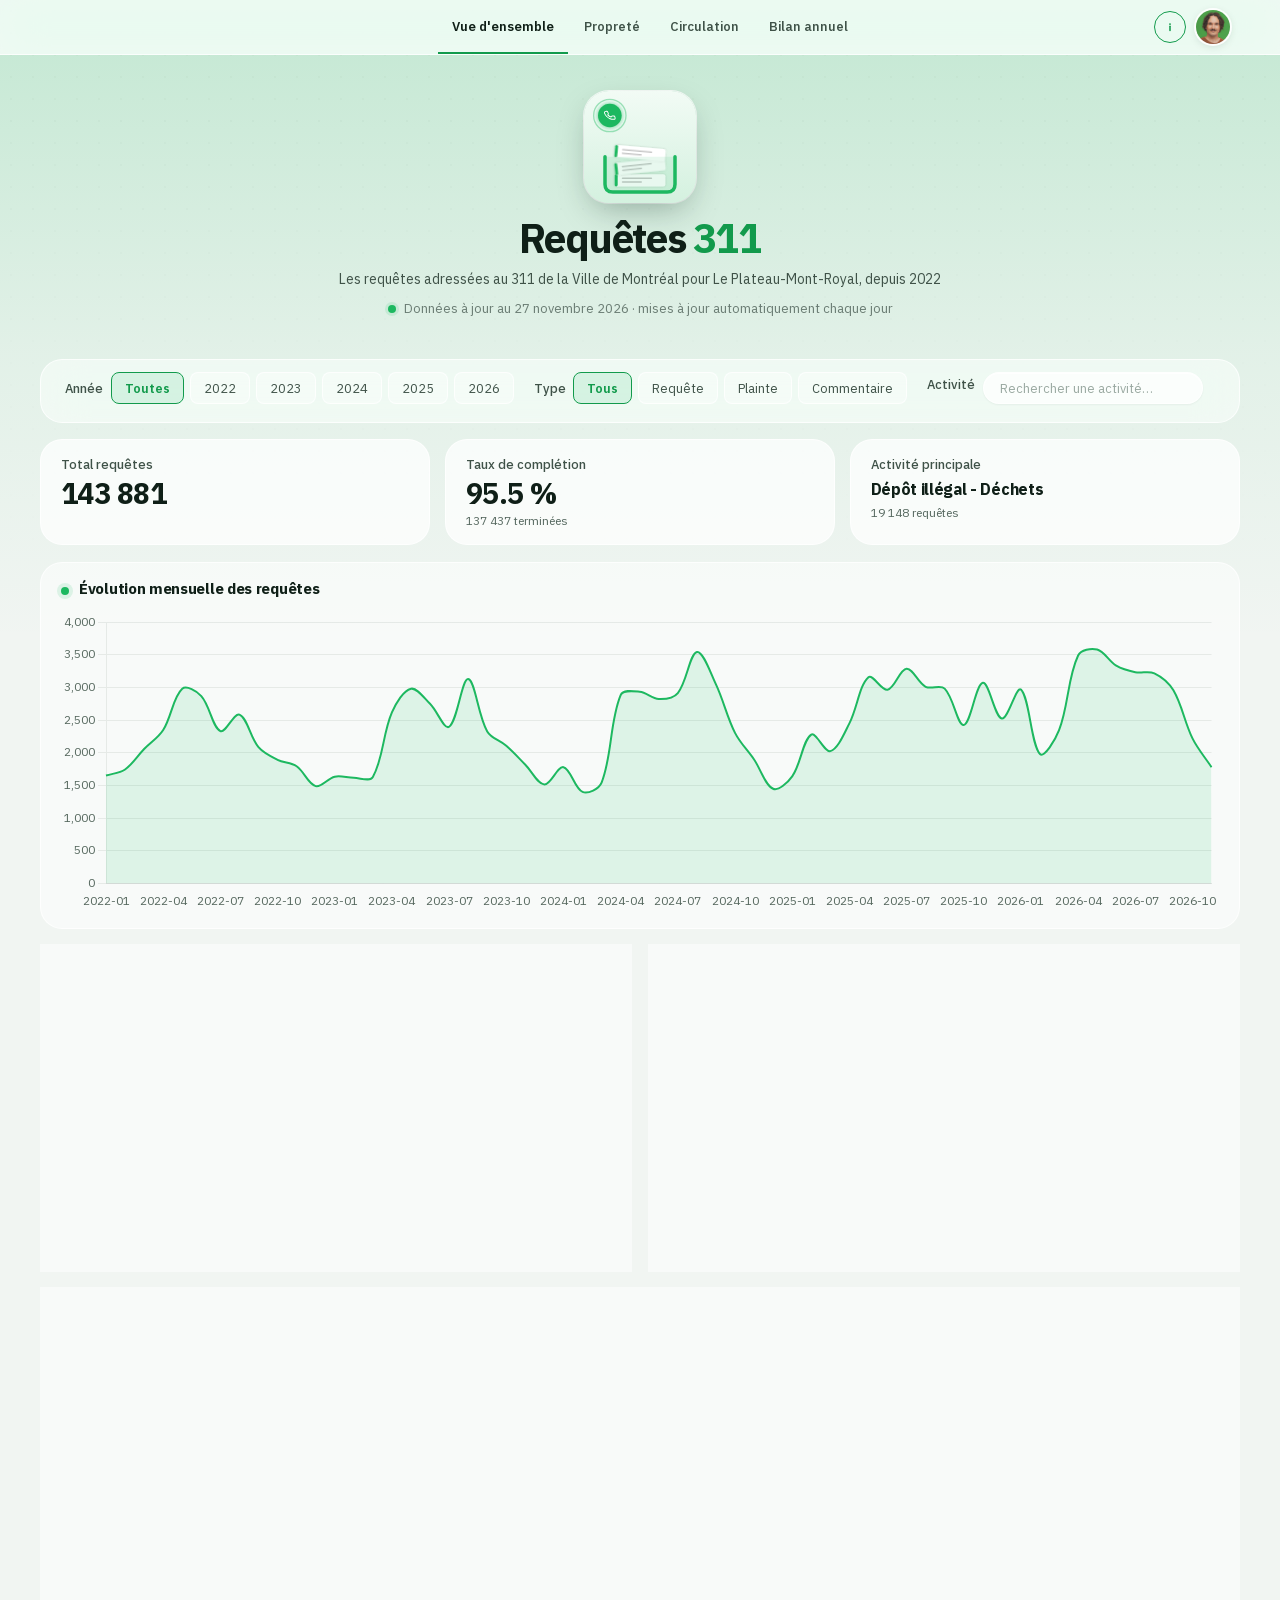
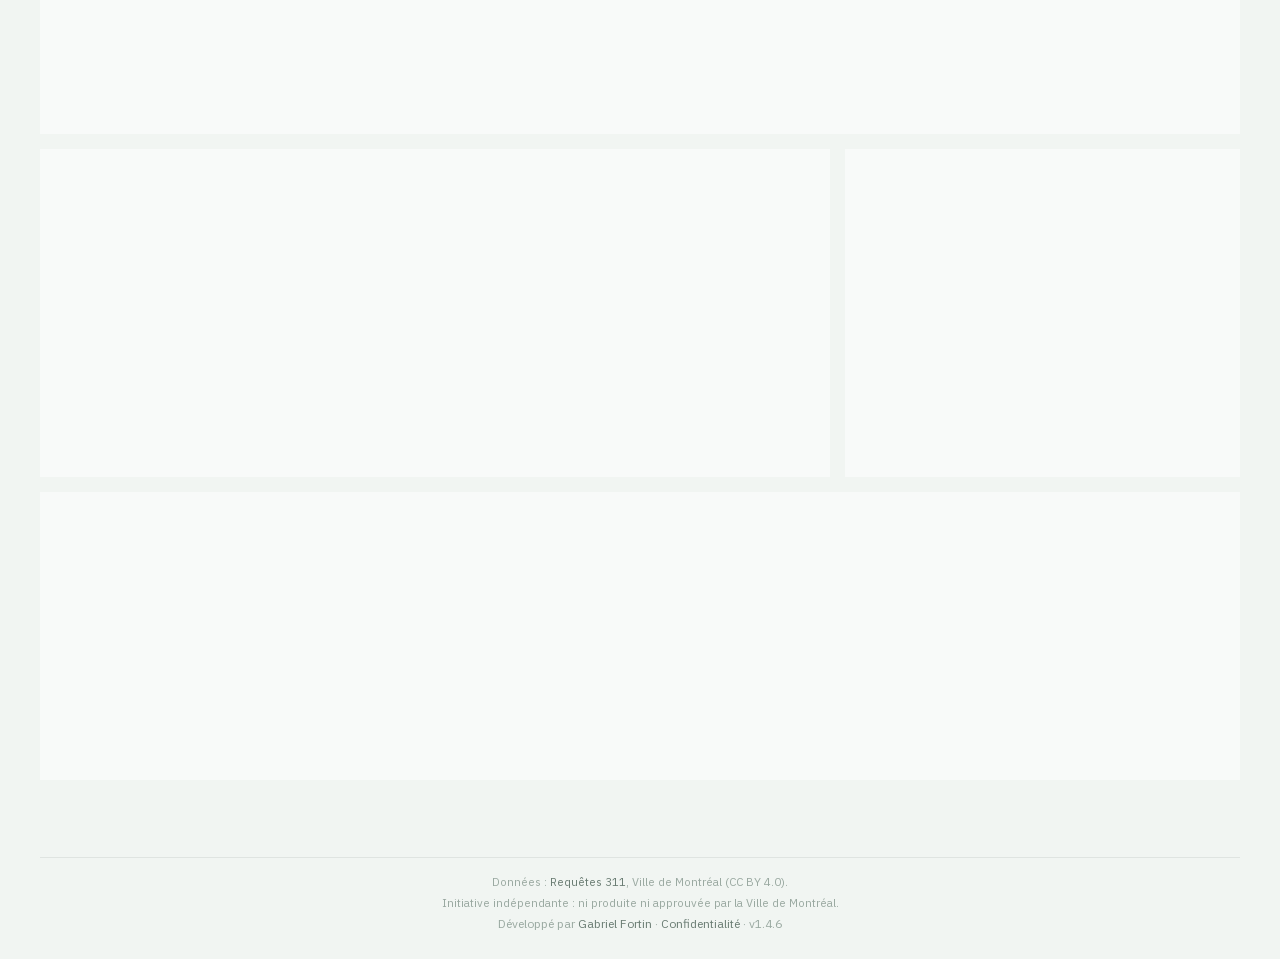
<file: docs/index.html>
<!DOCTYPE html>
<html lang="fr">
<head>
  <meta charset="UTF-8" />
  <meta name="viewport" content="width=device-width, initial-scale=1.0" />
  <title>Requêtes 311 — Le Plateau-Mont-Royal</title>
  <meta name="description" content="Requêtes adressées au 311 de la Ville de Montréal pour le Plateau-Mont-Royal depuis 2022 : évolution, propreté, circulation. Données ouvertes mises à jour chaque jour." />
  <link rel="icon" type="image/svg+xml" href="favicon.svg" />
  <link rel="icon" type="image/png" href="favicon.png" />
  <link rel="apple-touch-icon" href="apple-touch-icon.png" />
  <link rel="canonical" href="https://311.gabfortin.com/" />
  <meta property="og:type" content="website" />
  <meta property="og:site_name" content="Gabriel Fortin" />
  <meta property="og:title" content="Requêtes 311 — Le Plateau-Mont-Royal" />
  <meta property="og:description" content="Requêtes adressées au 311 de la Ville de Montréal pour le Plateau-Mont-Royal depuis 2022 : évolution, propreté, circulation. Données ouvertes mises à jour chaque jour." />
  <meta property="og:url" content="https://311.gabfortin.com/" />
  <meta property="og:image" content="https://311.gabfortin.com/img/apercu.jpg" />
  <meta property="og:image:width" content="1200" />
  <meta property="og:image:height" content="630" />
  <meta property="og:image:alt" content="Tableau de bord des requêtes 311 du Plateau-Mont-Royal" />
  <meta property="og:locale" content="fr_CA" />
  <meta name="twitter:card" content="summary_large_image" />
  <meta name="twitter:title" content="Requêtes 311 — Le Plateau-Mont-Royal" />
  <meta name="twitter:description" content="Requêtes adressées au 311 de la Ville de Montréal pour le Plateau-Mont-Royal depuis 2022 : évolution, propreté, circulation. Données ouvertes mises à jour chaque jour." />
  <meta name="twitter:image" content="https://311.gabfortin.com/img/apercu.jpg" />
  <script type="application/ld+json">
  {
    "@context": "https://schema.org",
    "@type": "Dataset",
    "name": "Requêtes 311 — Le Plateau-Mont-Royal",
    "description": "Requêtes adressées au 311 de la Ville de Montréal pour le Plateau-Mont-Royal depuis 2022 : évolution, propreté, circulation. Données ouvertes mises à jour chaque jour.",
    "url": "https://311.gabfortin.com/",
    "image": "https://311.gabfortin.com/img/apercu.jpg",
    "inLanguage": "fr-CA",
    "temporalCoverage": "2022/..",
    "spatialCoverage": { "@type": "Place", "name": "Le Plateau-Mont-Royal, Montréal, Québec" },
    "author": { "@type": "Person", "@id": "https://gabfortin.com/#gabriel-fortin", "name": "Gabriel Fortin", "url": "https://gabfortin.com" },
    "isBasedOn": "https://donnees.montreal.ca/dataset/requete-311"
  }
  </script>
  <script src="vendor/chartjs/chart.umd.min.js?v=1.4.0"></script>
  <script src="chargement.js?v=1.4.0"></script>
  <script src="chart-theme.js?v=1.4.0"></script>
  <script src="version.js?v=1.4.0"></script>
  <style>
    *, *::before, *::after { box-sizing: border-box; margin: 0; padding: 0; }

    :root {
      --blue:    #34539e;
      --blue-lt: #3f6fb0;
      --red:     #b4483f;
      --green:   #3a8a62;
      --orange:  #c97a35;
      --bg:      #f4f6fa;
      --card:    #ffffff;
      --border:  #e2e8f0;
      --text:    #1e293b;
      --text-lt: #64748b;
    }

    body {
      font-family: -apple-system, BlinkMacSystemFont, "Segoe UI", sans-serif;
      background: var(--bg);
      color: var(--text);
      min-height: 100vh;
    }

    /* ── Header ─────────────────────────────────────────────── */
    header {
      background: var(--blue);
      color: #fff;
      padding: 1rem 1.5rem;
      display: flex;
      align-items: center;
      gap: .75rem;
      flex-wrap: wrap;
    }
    header .logo { font-size: 1.5rem; font-weight: 700; letter-spacing: -.5px; }
    header .logo span { color: #7ec8f7; }

    /* ── Filter bar ─────────────────────────────────────────── */
    .filters {
      background: var(--card);
      border-bottom: 1px solid var(--border);
      padding: .75rem 1.5rem;
      display: flex;
      flex-wrap: wrap;
      gap: .6rem 1.25rem;
      align-items: flex-start;
    }

    .filter-group {
      display: flex;
      align-items: center;
      gap: .4rem;
      flex-wrap: wrap;
    }

    .filter-label {
      font-size: .72rem;
      font-weight: 700;
      text-transform: uppercase;
      letter-spacing: .07em;
      color: var(--text-lt);
      white-space: nowrap;
      margin-right: .1rem;
    }

    .filter-btn {
      border: 1.5px solid var(--border);
      background: var(--bg);
      color: var(--text);
      padding: .32rem .8rem;
      border-radius: 2rem;
      font-size: .8rem;
      cursor: pointer;
      transition: all .15s;
      white-space: nowrap;
      min-height: 32px;
    }
    .filter-btn:hover { border-color: var(--blue-lt); color: var(--blue-lt); }
    .filter-btn.active {
      background: var(--blue); border-color: var(--blue);
      color: #fff; font-weight: 600;
    }
    .filter-btn[data-nature="Requete"].active   { background: #3f6fb0; border-color: #3f6fb0; }
    .filter-btn[data-nature="Plainte"].active   { background: var(--red); border-color: var(--red); }
    .filter-btn[data-nature="Commentaire"].active { background: var(--green); border-color: var(--green); }

    /* ── Activity search ────────────────────────────────────── */
    .filter-group--acti {
      align-items: flex-start;
      flex-direction: row;
      flex-wrap: wrap;
    }
    .acti-col {
      display: flex;
      flex-direction: column;
      gap: .4rem;
    }
    .acti-input-wrap { position: relative; }
    #acti-input {
      border: 1.5px solid var(--border);
      border-radius: 2rem;
      padding: .32rem 1rem;
      font-size: .8rem;
      width: 220px;
      outline: none;
      transition: border-color .15s;
      background: var(--bg);
      color: var(--text);
      min-height: 32px;
    }
    #acti-input:focus { border-color: var(--blue-lt); }
    #acti-input::placeholder { color: #aab; }

    #acti-dropdown {
      position: absolute;
      top: calc(100% + 5px); left: 0;
      width: 340px;
      background: var(--card);
      border: 1px solid var(--border);
      border-radius: 10px;
      box-shadow: 0 6px 20px rgba(0,0,0,.12);
      z-index: 300;
      max-height: 280px;
      overflow-y: auto;
      display: none;
    }
    #acti-dropdown.open { display: block; }
    .acti-item {
      padding: .45rem 1rem;
      font-size: .82rem;
      cursor: pointer;
      display: flex;
      justify-content: space-between;
      align-items: center;
      border-bottom: 1px solid var(--border);
    }
    .acti-item:last-child { border-bottom: none; }
    .acti-item:hover { background: var(--bg); }
    .acti-item.selected { opacity: .4; cursor: default; }
    .acti-item .acti-cnt { font-size: .73rem; color: var(--text-lt); flex-shrink: 0; margin-left: .5rem; }

    /* ── Activity chips ─────────────────────────────────────── */
    .acti-chips {
      display: flex;
      flex-wrap: wrap;
      gap: .35rem;
    }
    .acti-chip {
      display: inline-flex;
      align-items: center;
      gap: .35rem;
      background: var(--blue);
      color: #fff;
      border-radius: 2rem;
      padding: .25rem .55rem .25rem .8rem;
      font-size: .78rem;
      max-width: 220px;
    }
    .acti-chip span {
      overflow: hidden;
      text-overflow: ellipsis;
      white-space: nowrap;
    }
    .acti-chip button {
      background: none; border: none;
      color: rgba(255,255,255,.75);
      cursor: pointer; font-size: 1rem; line-height: 1;
      padding: 0; flex-shrink: 0; min-width: 16px;
    }
    .acti-chip button:hover { color: #fff; }

    /* ── KPI cards ──────────────────────────────────────────── */
    main { padding: 1.25rem 1.5rem 3rem; max-width: 1400px; margin: 0 auto; }
    .kpi-grid {
      display: grid;
      grid-template-columns: repeat(auto-fit, minmax(180px, 1fr));
      gap: .9rem;
      margin-bottom: 1.1rem;
    }
    .kpi { background: var(--card); border: 1px solid var(--border); border-radius: 12px; padding: 1rem 1.25rem; }
    .kpi .kpi-label { font-size: .72rem; font-weight: 700; text-transform: uppercase; letter-spacing: .05em; color: var(--text-lt); margin-bottom: .35rem; }
    .kpi .kpi-value { font-size: 1.8rem; font-weight: 700; line-height: 1; color: var(--blue); }
    .kpi .kpi-sub   { font-size: .75rem; color: var(--text-lt); margin-top: .3rem; }
    .kpi.green  .kpi-value { color: var(--green); }
    .kpi.orange .kpi-value { color: var(--orange); }

    /* ── Chart grid ─────────────────────────────────────────── */
    .chart-grid { display: grid; gap: 1rem; }
    .row-1 { grid-template-columns: 1fr; }
    .row-2 { grid-template-columns: 1fr 1fr; }
    .row-3 { grid-template-columns: 2fr 1fr; }
    .gap   { margin-bottom: 1rem; }
    .card { background: var(--card); border: 1px solid var(--border); border-radius: 12px; padding: 1rem 1.25rem; }
    .card h3 { font-size: .72rem; font-weight: 700; color: var(--text-lt); margin-bottom: .85rem; text-transform: uppercase; letter-spacing: .05em; }
    .chart-wrap { position: relative; }
    .chart-wrap.tall   { height: 300px; }
    .chart-wrap.medium { height: 260px; }
    .chart-wrap.short  { height: 220px; }
    .chart-wrap.xlarge { height: 380px; }

    /* ── Tabs ───────────────────────────────────────────────── */
    .tabs {
      background: var(--card);
      border-bottom: 1px solid var(--border);
      padding: 0 1.5rem;
      display: flex; gap: 0;
    }
    .tab {
      display: inline-flex; align-items: center; gap: .35rem;
      padding: .7rem 1.1rem;
      font-size: .85rem; font-weight: 500;
      color: var(--text-lt); text-decoration: none;
      border-bottom: 2.5px solid transparent;
      transition: all .15s; white-space: nowrap;
    }
    .tab:hover { color: var(--text); }
    .tab.active { color: var(--blue); border-bottom-color: var(--blue); font-weight: 600; }

    /* ── Footer ─────────────────────────────────────────────── */
    .app-footer {
      text-align: center;
      padding: 1.25rem 1rem 2rem;
      font-size: .75rem;
      color: var(--text-lt);
    }

    /* ── Mobile ─────────────────────────────────────────────── */
    @media (max-width: 680px) {
      .filters { padding: .65rem 1rem; gap: .5rem .9rem; }
      .filter-group { width: 100%; }
      main { padding: .9rem .9rem 3rem; }
      .row-2, .row-3 { grid-template-columns: 1fr; }
      .chart-wrap.tall   { height: 230px; }
      .chart-wrap.xlarge { height: 300px; }
      .chart-wrap.medium { height: 210px; }
      .chart-wrap.short  { height: 190px; }
      #acti-input { width: 100%; max-width: 260px; }
      #acti-dropdown { width: calc(100vw - 2rem); max-width: 340px; }
    }
  </style>
  <link rel="stylesheet" href="chargement.css?v=1.4.0" />
  <link rel="stylesheet" href="chargement-fiches.css?v=1.4.0" />
  <link rel="stylesheet" href="glass.css?v=1.4.0" />
  <link rel="stylesheet" href="sobriete.css?v=1.4.0" />
  <script>window.goatcounter = {path: function(p) { return location.host + p }}</script>
  <script data-goatcounter="https://gabfortin.goatcounter.com/count" async src="//gc.zgo.at/count.js"></script>
</head>
<body>

<!-- Écran d'attente : base commune chargement.css (outils/communs/), scène chargement-fiches.css -->
<div id="loading" class="ch ch-voile ch-fiches" role="status" aria-live="polite">
  <div class="ch-carte">
    <div class="ch-scene" aria-hidden="true"><span class="f-tel">☎</span><span class="f-casier"></span><span class="f-fiche f-1"></span><span class="f-fiche f-2"></span><span class="f-fiche f-3"></span><span class="f-onde"></span><span class="f-tampon">311</span></div>
    <div class="ch-texte">
      <p class="ch-titre">Chargement des requêtes 311…</p>
      <p class="ch-detail">Toutes les requêtes du Plateau-Mont-Royal</p>
      <span class="ch-barre" aria-hidden="true"><i></i></span>
    </div>
  </div>
</div>

<div class="topbar">
<header>
  <a class="marque" href="index.html" aria-label="Requêtes 311"><span class="brand-texte">Requêtes 311</span></a>
  <nav class="tabs" aria-label="Sections">
    <a class="tab active" href="index.html" aria-current="page"><span class="tab-long">Vue d'ensemble</span><span class="tab-court">Aperçu</span></a>
    <a class="tab" href="proprete.html">Propreté</a>
    <a class="tab" href="circulation.html">Circulation</a>
    <a class="tab" href="annee.html"><span class="tab-long">Bilan annuel</span><span class="tab-court">Bilan</span></a>
  </nav>
  <div class="topbar-droite">
    <button type="button" class="gf-info-btn" id="gfInfoBtn" aria-label="À propos de ce site" aria-haspopup="dialog" aria-controls="gfInfoOverlay" title="À propos">
      <svg viewBox="0 0 24 24" fill="none" aria-hidden="true"><circle cx="12" cy="7.6" r="1.4" fill="currentColor"/><path d="M12 11v6.2" stroke="currentColor" stroke-width="2.3" stroke-linecap="round"/></svg>
    </button>
    <a class="topbar-profile" href="https://gabfortin.com" target="_blank" rel="noopener" title="gabfortin.com">
      <span class="topbar-profile-name">gabfortin.com</span>
      <img src="img/gabriel-fortin.jpg" alt="Gabriel Fortin" width="34" height="34">
    </a>
  </div>
</header>
</div>
<script src="titre-barre.js?v=1.4.0" data-barre=".topbar" data-titre="#entete h1"></script>

<div class="site-header" id="entete">
  <!-- Logo écrit dans la page (même dessin que img/logo.svg, outils/icones/icones_sites.py) pour animer
       la chute des fiches dans le casier pendant 8 s après l'écran d'attente (classe .logo-anime) -->
  <svg class="logo-accueil" id="logo-accueil" xmlns="http://www.w3.org/2000/svg" viewBox="0 0 512 512" width="112" height="112" aria-hidden="true" focusable="false"><defs><clipPath id="la-t"><rect width="512" height="512" rx="112"/></clipPath><linearGradient id="la-ciel" x1="0" y1="0" x2="0" y2="1"><stop offset="0" stop-color="#f2fbf5"/><stop offset="1" stop-color="#d4f1df"/></linearGradient><filter id="la-lf" x="-40%" y="-40%" width="180%" height="180%"><feGaussianBlur in="SourceAlpha" stdDeviation="5" result="f"/><feFlood flood-color="#000" flood-opacity="0.18"/><feComposite in2="f" operator="in" result="l"/><feMerge><feMergeNode in="l"/><feMergeNode in="SourceGraphic"/></feMerge></filter><filter id="la-lt" x="-40%" y="-40%" width="180%" height="180%"><feGaussianBlur in="SourceAlpha" stdDeviation="9" result="f"/><feFlood flood-color="#1DB860" flood-opacity="0.7"/><feComposite in2="f" operator="in" result="l"/><feMerge><feMergeNode in="l"/><feMergeNode in="SourceGraphic"/></feMerge></filter></defs><g clip-path="url(#la-t)"><rect width="512" height="512" fill="url(#la-ciel)"/><g class="fiche fiche-1"><g transform="rotate(0 256.0 408.0)" filter="url(#la-lf)"><rect x="140" y="380" width="232" height="56" rx="10" fill="#fff"/><rect x="140" y="380" width="14" height="56" rx="7" fill="#1DB860"/><rect x="172.48000000000002" y="395.68" width="139.2" height="6.72" rx="4" fill="#000" opacity=".22"/><rect x="172.48000000000002" y="412.48" width="92.80000000000001" height="6.72" rx="4" fill="#000" opacity=".22"/></g></g><g class="fiche fiche-2"><g transform="rotate(-6 256.0 346.0)" filter="url(#la-lf)"><rect x="140" y="318" width="232" height="56" rx="10" fill="#fff"/><rect x="140" y="318" width="14" height="56" rx="7" fill="#1DB860"/><rect x="172.48000000000002" y="333.68" width="139.2" height="6.72" rx="4" fill="#000" opacity=".22"/><rect x="172.48000000000002" y="350.48" width="92.80000000000001" height="6.72" rx="4" fill="#000" opacity=".22"/></g></g><g class="fiche fiche-3"><g transform="rotate(5 256.0 284.0)" filter="url(#la-lf)"><rect x="140" y="256" width="232" height="56" rx="10" fill="#fff"/><rect x="140" y="256" width="14" height="56" rx="7" fill="#1DB860"/><rect x="172.48000000000002" y="271.68" width="139.2" height="6.72" rx="4" fill="#000" opacity=".22"/><rect x="172.48000000000002" y="288.48" width="92.80000000000001" height="6.72" rx="4" fill="#000" opacity=".22"/></g></g><path d="M96 300 V426 Q96 462 132 462 H380 Q416 462 416 426 V300 Z" fill="#1DB860" fill-opacity=".1" stroke="none"/><path d="M96 300 V426 Q96 462 132 462 H380 Q416 462 416 426 V300" fill="none" stroke="#1DB860" stroke-width="16" stroke-linecap="round"/><g class="tel"><circle class="tel-onde" cx="118" cy="112" r="74" fill="none" stroke="#1DB860" stroke-width="6" opacity=".4"/><circle cx="118" cy="112" r="54" fill="#1DB860" filter="url(#la-lt)"/><g transform="translate(92 86) scale(2.15) rotate(-12 12 12)"><path d="M22 16.92v3a2 2 0 0 1-2.18 2 19.79 19.79 0 0 1-8.63-3.07 19.5 19.5 0 0 1-6-6 19.79 19.79 0 0 1-3.07-8.67A2 2 0 0 1 4.11 2h3a2 2 0 0 1 2 1.72 12.84 12.84 0 0 0 .7 2.81 2 2 0 0 1-.45 2.11L8.09 9.91a16 16 0 0 0 6 6l1.27-1.27a2 2 0 0 1 2.11-.45 12.84 12.84 0 0 0 2.81.7A2 2 0 0 1 22 16.92z" fill="none" stroke="#fff" stroke-width="2" stroke-linejoin="round"/></g></g></g></svg>
  <h1>Requêtes <span>311</span></h1>
  <p class="subtitle">Les requêtes adressées au 311 de la Ville de Montréal pour Le Plateau-Mont-Royal, depuis 2022</p>
  <p class="freshness" id="fraicheur"><span>Données à jour au <span id="fraicheur-date">—</span> · mises à jour automatiquement chaque jour</span></p>
</div>

<div class="filters">
  <!-- Année (multi-sélection) -->
  <div class="filter-group">
    <span class="filter-label">Année</span>
    <button class="filter-btn active" data-year="all">Toutes</button>
    <button class="filter-btn" data-year="2022">2022</button>
    <button class="filter-btn" data-year="2023">2023</button>
    <button class="filter-btn" data-year="2024">2024</button>
    <button class="filter-btn" data-year="2025">2025</button>
    <button class="filter-btn" data-year="2026">2026</button>
  </div>

  <!-- Type (sélection unique) -->
  <div class="filter-group">
    <span class="filter-label">Type</span>
    <button class="filter-btn active" data-nature="all">Tous</button>
    <button class="filter-btn" data-nature="Requete">Requête</button>
    <button class="filter-btn" data-nature="Plainte">Plainte</button>
    <button class="filter-btn" data-nature="Commentaire">Commentaire</button>
  </div>

  <!-- Activité (multi-sélection avec chips) -->
  <div class="filter-group filter-group--acti">
    <span class="filter-label" style="padding-top:.25rem">Activité</span>
    <div class="acti-col">
      <div class="acti-input-wrap">
        <input id="acti-input" type="text" placeholder="Rechercher une activité…" autocomplete="off" spellcheck="false" />
        <div id="acti-dropdown"></div>
      </div>
      <div id="acti-chips" class="acti-chips"></div>
    </div>
  </div>
</div>

<main>
  <div class="kpi-grid">
    <div class="kpi">
      <div class="kpi-label">Total requêtes</div>
      <div class="kpi-value" id="kpi-total">—</div>
    </div>
    <div class="kpi green">
      <div class="kpi-label">Taux de complétion</div>
      <div class="kpi-value" id="kpi-rate">—</div>
      <div class="kpi-sub"  id="kpi-terminees"></div>
    </div>
    <div class="kpi orange">
      <div class="kpi-label">Activité principale</div>
      <div class="kpi-value" id="kpi-top-act" style="font-size:1rem;line-height:1.3">—</div>
      <div class="kpi-sub"   id="kpi-top-cnt"></div>
    </div>
  </div>

  <div class="chart-grid row-1 gap">
    <div class="card">
      <h3>Évolution mensuelle des requêtes</h3>
      <div class="chart-wrap tall"><canvas id="chart-timeline"></canvas></div>
    </div>
  </div>

  <div class="chart-grid row-2 gap">
    <div class="card">
      <h3>Par type de requête</h3>
      <div class="chart-wrap medium"><canvas id="chart-nature"></canvas></div>
    </div>
    <div class="card">
      <h3>Par statut final</h3>
      <div class="chart-wrap medium"><canvas id="chart-status"></canvas></div>
    </div>
  </div>

  <div class="chart-grid row-1 gap" id="card-activities">
    <div class="card">
      <h3>Top 25 activités</h3>
      <div class="chart-wrap xlarge"><canvas id="chart-activities"></canvas></div>
    </div>
  </div>

  <div class="chart-grid row-3 gap">
    <div class="card">
      <h3>Canal de contact</h3>
      <div class="chart-wrap medium"><canvas id="chart-provenance"></canvas></div>
    </div>
    <div class="card">
      <h3>Par heure de la journée</h3>
      <div class="chart-wrap medium"><canvas id="chart-hour"></canvas></div>
    </div>
  </div>

  <div class="chart-grid row-1">
    <div class="card">
      <h3>Par jour de la semaine</h3>
      <div class="chart-wrap short"><canvas id="chart-weekday"></canvas></div>
    </div>
  </div>
</main>

<div class="gf-info-overlay" id="gfInfoOverlay">
  <div class="gf-info-panel" role="dialog" aria-modal="true" aria-labelledby="gfInfoTitle">
    <button type="button" class="gf-info-close" id="gfInfoClose" aria-label="Fermer « À propos »">✕</button>
    <h2 id="gfInfoTitle">À propos de ce site</h2>
    <p>Tableau de bord public présentant les requêtes adressées au service 311 de la Ville de Montréal pour l'arrondissement du Plateau-Mont-Royal, de 2022 à aujourd'hui.</p>
    <ul>
      <li><strong>Vue d'ensemble</strong> : évolution mensuelle, statuts, principales activités, canaux de contact, répartition horaire et hebdomadaire.</li>
      <li><strong>Propreté</strong> : suivi mensuel de cinq catégories, dont les dépôts illégaux et les collectes.</li>
      <li><strong>Circulation</strong> : suivi mensuel de six catégories, des feux de circulation aux aménagements cyclables.</li>
      <li><strong>Bilan annuel</strong> : l'année en cours comparée à la même période de l'année précédente.</li>
    </ul>
    <p><strong>Données :</strong> <a href="https://donnees.montreal.ca/dataset/requete-311" target="_blank" rel="noopener">Requêtes 311</a>, Ville de Montréal (CC BY 4.0), mises à jour chaque jour. Dernière mise à jour : <span data-copie-de="fraicheur-date">—</span>.</p>
    <p><strong>Initiative indépendante</strong> : ni produite ni approuvée par la Ville de Montréal.</p>
    <p>Développé par <a href="https://gabfortin.com" target="_blank" rel="noopener">Gabriel Fortin</a> · <a href="confidentialite.html">Confidentialité</a></p>
  </div>
</div>

<footer class="app-footer">
  <p class="app-footer-meta">Données : <a href="https://donnees.montreal.ca/dataset/requete-311" target="_blank" rel="noopener">Requêtes 311</a>, Ville de Montréal (CC BY 4.0).</p>
  <p class="app-footer-meta">Initiative indépendante : ni produite ni approuvée par la Ville de Montréal.</p>
  <p>Développé par <a href="https://gabfortin.com" target="_blank" rel="noopener">Gabriel Fortin</a> · <a href="confidentialite.html">Confidentialité</a> · v<span id="app-version">—</span></p>
</footer>

<script>
let MONTH_YEAR, ACTI_TOTAL, TERM_IDX;

// ── Palette ───────────────────────────────────────────────────────────────────
const COLORS = [
  "#3f6fb0","#3a8a62","#c97a35","#b4483f","#7d58a8",
  "#2f8f7a","#b8662e","#cc9a3c","#7b8587","#4f9f8f",
  "#c25e55","#8a6fb8","#5a85c2","#5ba377","#cfae45",
  "#4a5a6b","#34539e","#b4483f","#7d58a8","#2f8f7a",
  "#b8662e","#cc9a3c","#3f6fb0","#3a8a62","#c97a35",
];

const CT = applyChartTheme();

Object.assign(Chart.defaults.plugins.tooltip, {
  backgroundColor: "rgba(15,23,42,0.88)",
  titleColor:      "#e2e8f0",
  bodyColor:       "#94a3b8",
  borderColor:     "rgba(255,255,255,.08)",
  borderWidth:     1,
  padding:         12,
  cornerRadius:    10,
  boxPadding:      5,
  usePointStyle:   true,
});

// ── Helpers ───────────────────────────────────────────────────────────────────
const MONTHS_FR = ["janv.","févr.","mars","avr.","mai","juin","juil.","août","sept.","oct.","nov.","déc."];
function fmtMonth(ym) {
  const [y, m] = ym.split("-");
  return `${MONTHS_FR[+m - 1]} ${y}`;
}
function fmt(n) { return n == null ? "—" : Number(n).toLocaleString("fr-CA"); }
function pctLabel(val, data) {
  const total = data.reduce((a, b) => a + b, 0);
  const pct = total > 0 ? (val / total * 100).toFixed(1) : "0.0";
  return ` ${fmt(val)} requêtes  (${pct} %)`;
}

// ── Crosshair ─────────────────────────────────────────────────────────────────
const crosshairPlugin = {
  id: "crosshair",
  afterDraw(chart) {
    const active = chart.tooltip._active;
    if (!active || !active.length) return;
    const { ctx, scales: { y } } = chart;
    const x = active[0].element.x;
    ctx.save();
    ctx.beginPath();
    ctx.moveTo(x, y.top);
    ctx.lineTo(x, y.bottom);
    ctx.lineWidth = 1.5;
    ctx.strokeStyle = CT.accentA(.3);
    ctx.setLineDash([5, 4]);
    ctx.stroke();
    ctx.restore();
  },
};

// ── Aggregation ───────────────────────────────────────────────────────────────
// yearSet  : Set<string>  — vide = toutes les années
// natureIdx: number       — -1 = tous les types
// actiSet  : Set<number>  — vide = toutes les activités
function aggregate(yearSet, natureIdx, actiSet) {
  let validMonths = null;
  if (yearSet.size > 0) {
    validMonths = new Uint8Array(MONTHS.length);
    for (let i = 0; i < MONTHS.length; i++)
      if (yearSet.has(MONTH_YEAR[i])) validMonths[i] = 1;
  }

  const byMonth   = {};
  const byNature  = {};
  const byStatus  = {};
  const byHour    = new Int32Array(24);
  const byWeekday = new Int32Array(7);
  const byProv    = new Int32Array(PROV_LABELS.length);
  const byActi    = new Int32Array(ACTIVITIES.length);
  let total = 0, terminees = 0;

  for (const row of ROWS) {
    const mi = row[0], ni = row[1], ai = row[2], si = row[3],
          prov = row[4], wd = row[5], h = row[6];

    if (validMonths && !validMonths[mi]) continue;
    if (natureIdx >= 0 && ni !== natureIdx) continue;
    if (actiSet.size > 0 && !actiSet.has(ai)) continue;

    total++;
    const m = MONTHS[mi];
    byMonth[m] = (byMonth[m] || 0) + 1;
    if (ni >= 0) { const n = NATURES[ni]; byNature[n] = (byNature[n] || 0) + 1; }
    if (si >= 0) {
      const s = STATUSES[si]; byStatus[s] = (byStatus[s] || 0) + 1;
      if (si === TERM_IDX) terminees++;
    }
    byHour[h]++;
    byWeekday[wd]++;
    for (let b = 0; b < PROV_LABELS.length; b++)
      if (prov & (1 << b)) byProv[b]++;
    if (ai >= 0) byActi[ai]++;
  }

  const entries = [];
  for (let i = 0; i < ACTIVITIES.length; i++) if (byActi[i] > 0) entries.push([i, byActi[i]]);
  entries.sort((a, b) => b[1] - a[1]);
  const topActivities = entries.slice(0, 25).map(([i, c]) => [ACTIVITIES[i], c]);
  const top0 = entries[0];

  return {
    summary: {
      total, terminees,
      taux_completion: total > 0 ? +(terminees / total * 100).toFixed(1) : 0,
      top_activite:     top0 ? ACTIVITIES[top0[0]] : "",
      top_activite_cnt: top0 ? top0[1] : 0,
    },
    byMonth:      Object.entries(byMonth).sort((a, b) => a[0] < b[0] ? -1 : 1),
    byNature, byStatus,
    byHour:       Array.from(byHour),
    byWeekday:    Array.from(byWeekday),
    byProv:       Array.from(byProv),
    topActivities,
  };
}

// ── Charts ────────────────────────────────────────────────────────────────────
let charts = {};
function destroyAll() { Object.values(charts).forEach(c => c.destroy()); charts = {}; }

function render() {
  destroyAll();

  const natIdx = currentNature === "all" ? -1 : NATURES.indexOf(currentNature);
  const d      = aggregate(currentYears, natIdx, currentActis);
  const dFull  = natIdx >= 0 ? aggregate(currentYears, -1, currentActis) : d;

  // KPIs
  document.getElementById("kpi-total").textContent     = fmt(d.summary.total);
  document.getElementById("kpi-rate").textContent       = d.summary.taux_completion + " %";
  document.getElementById("kpi-terminees").textContent  = fmt(d.summary.terminees) + " terminées";
  document.getElementById("kpi-top-act").textContent    = d.summary.top_activite || "—";
  document.getElementById("kpi-top-cnt").textContent    = fmt(d.summary.top_activite_cnt) + " requêtes";

  // ── Timeline ────────────────────────────────────────────────
  const months = d.byMonth.map(r => r[0]);
  const counts = d.byMonth.map(r => r[1]);

  // Insérer des null entre mois non-consécutifs (années non-contiguës)
  const tlLabels = [], tlData = [];
  for (let i = 0; i < months.length; i++) {
    if (i > 0) {
      const prev = months[i - 1].split("-"), cur = months[i].split("-");
      const diffMonths = (+cur[0] - +prev[0]) * 12 + (+cur[1] - +prev[1]);
      if (diffMonths > 1) { tlLabels.push(null); tlData.push(null); }
    }
    tlLabels.push(months[i]); tlData.push(counts[i]);
  }

  // Estimation du mois en cours
  const _now = new Date();
  const _nowYM = `${_now.getFullYear()}-${String(_now.getMonth()+1).padStart(2,"0")}`;
  const _isPartial = months[months.length-1] === _nowYM;
  const _factor = _isPartial
    ? new Date(_now.getFullYear(), _now.getMonth()+1, 0).getDate() / _now.getDate() : 1;
  const _lastTlIdx = tlData.length - 1;
  if (_isPartial && tlData[_lastTlIdx] != null)
    tlData[_lastTlIdx] = Math.round(tlData[_lastTlIdx] * _factor);

  charts.timeline = new Chart(document.getElementById("chart-timeline"), {
    type: "line",
    plugins: [crosshairPlugin],
    data: { labels: tlLabels, datasets: [{
      label: "Requêtes", data: tlData,
      borderColor: CT.accent, backgroundColor: CT.accentA(.12),
      borderWidth: 2,
      pointRadius: tlData.map((_, i) => (_isPartial && i === _lastTlIdx) ? 6 : 0),
      pointHoverRadius: 7,
      pointBackgroundColor: tlData.map((_, i) => (_isPartial && i === _lastTlIdx) ? CT.estimate : CT.accent),
      pointBorderColor:     tlData.map((_, i) => (_isPartial && i === _lastTlIdx) ? CT.estimate : CT.accent),
      pointHoverBackgroundColor: CT.pointHover, pointHoverBorderColor: CT.accent, pointHoverBorderWidth: 2,
      fill: true, tension: .35, spanGaps: false,
    }]},
    options: {
      responsive: true, maintainAspectRatio: false,
      interaction: { mode: "index", intersect: false },
      plugins: {
        legend: { display: false },
        tooltip: { callbacks: {
          title: ([ctx]) => ctx.label ? fmtMonth(ctx.label) : "",
          label: (ctx) => {
            if (ctx.parsed.y == null) return "";
            const isEst = _isPartial && ctx.dataIndex === _lastTlIdx;
            return ` ${fmt(ctx.parsed.y)} requêtes${isEst ? " *" : ""}`;
          },
          afterLabel: (ctx) => {
            if (ctx.parsed.y == null) return "";
            let i = ctx.dataIndex - 1;
            while (i >= 0 && tlData[i] == null) i--;
            if (i < 0) return "";
            const prev = tlData[i];
            const diff = ctx.parsed.y - prev;
            const sign = diff >= 0 ? "+" : "";
            return `  ${sign}${fmt(diff)}  (${sign}${(diff / prev * 100).toFixed(1)} % vs mois préc.)`;
          },
          footer: (items) => {
            if (_isPartial && items.some(c => c.dataIndex === _lastTlIdx && c.parsed.y != null))
              return "* estimation — mois en cours incomplet";
            return "";
          },
        }},
      },
      scales: {
        x: {
          grid: { display: false },
          ticks: {
            maxRotation: 45, autoSkip: true, maxTicksLimit: 20,
            callback(val, i) { return tlLabels[i] ? tlLabels[i] : ""; },
          },
        },
        y: { grid: { color: CT.grid }, beginAtZero: true },
      },
    },
  });

  // ── Nature donut ────────────────────────────────────────────
  const natLabels = Object.keys(dFull.byNature);
  const natData   = Object.values(dFull.byNature);
  const natColors = natLabels.map((l, i) =>
    natIdx >= 0 && l !== currentNature ? CT.faded : COLORS[i]
  );
  charts.nature = new Chart(document.getElementById("chart-nature"), {
    type: "doughnut",
    data: { labels: natLabels, datasets: [{ data: natData, backgroundColor: natColors, borderWidth: 2 }] },
    options: {
      responsive: true, maintainAspectRatio: false,
      plugins: {
        legend: { position: "bottom" },
        tooltip: { callbacks: { label: ctx => {
          const tot = natData.reduce((a, b) => a + b, 0);
          return ` ${ctx.label}: ${fmt(ctx.parsed)} (${(ctx.parsed / tot * 100).toFixed(1)} %)`;
        }}},
      },
    },
  });

  // ── Status ──────────────────────────────────────────────────
  const stLabels = Object.keys(d.byStatus);
  const stData   = Object.values(d.byStatus);
  const stColors = stLabels.map(l => ({"Terminée":"#3a8a62","Refusée":"#b4483f","Annulée":"#c97a35","Urgente":"#7d58a8"}[l] || "#3f6fb0"));
  charts.status = new Chart(document.getElementById("chart-status"), {
    type: "bar",
    data: { labels: stLabels, datasets: [{ data: stData, backgroundColor: stColors, borderRadius: 4 }] },
    options: {
      responsive: true, maintainAspectRatio: false, indexAxis: "y",
      interaction: { mode: "index", intersect: false },
      plugins: { legend: { display: false }, tooltip: { callbacks: { label: ctx => pctLabel(ctx.parsed.x, stData) } } },
      scales: { x: { grid: { color: CT.grid }, beginAtZero: true }, y: { grid: { display: false } } },
    },
  });

  // ── Top activités ───────────────────────────────────────────
  const actCard = document.getElementById("card-activities");
  if (currentActis.size > 0) {
    actCard.style.display = "none";
  } else {
    actCard.style.display = "";
    const actLabels = d.topActivities.map(r => r[0]);
    const actData   = d.topActivities.map(r => r[1]);
    charts.activities = new Chart(document.getElementById("chart-activities"), {
      type: "bar",
      data: { labels: actLabels, datasets: [{ data: actData, backgroundColor: COLORS[0], borderRadius: 4 }] },
      options: {
        responsive: true, maintainAspectRatio: false, indexAxis: "y",
        interaction: { mode: "index", intersect: false },
        plugins: { legend: { display: false }, tooltip: { callbacks: { label: ctx => pctLabel(ctx.parsed.x, actData) } } },
        scales: { x: { grid: { color: CT.grid }, beginAtZero: true }, y: { grid: { display: false }, ticks: { font: { size: 11 } } } },
      },
    });
  }

  // ── Provenance ───────────────────────────────────────────────
  charts.provenance = new Chart(document.getElementById("chart-provenance"), {
    type: "bar",
    data: { labels: PROV_LABELS, datasets: [{ data: d.byProv, backgroundColor: COLORS, borderRadius: 4 }] },
    options: {
      responsive: true, maintainAspectRatio: false,
      interaction: { mode: "index", intersect: false },
      plugins: { legend: { display: false }, tooltip: { callbacks: { label: ctx => pctLabel(ctx.parsed.y, d.byProv) } } },
      scales: { x: { grid: { display: false }, ticks: { font: { size: 10 }, maxRotation: 35 } }, y: { grid: { color: CT.grid }, beginAtZero: true } },
    },
  });

  // ── Heure ─────────────────────────────────────────────────────
  const hourLabels = Array.from({ length: 24 }, (_, i) => `${String(i).padStart(2, "0")}h`);
  const maxH = Math.max(...d.byHour, 1);
  charts.hour = new Chart(document.getElementById("chart-hour"), {
    type: "bar",
    data: { labels: hourLabels, datasets: [{ data: d.byHour, borderRadius: 2,
      backgroundColor: d.byHour.map(v => CT.accentA(.25 + v / maxH * .75)),
    }]},
    options: {
      responsive: true, maintainAspectRatio: false,
      interaction: { mode: "index", intersect: false },
      plugins: { legend: { display: false }, tooltip: { callbacks: {
        title: ([ctx]) => `${String(ctx.dataIndex).padStart(2,"0")}h00 – ${String(ctx.dataIndex+1).padStart(2,"0")}h00`,
        label: ctx => pctLabel(ctx.parsed.y, d.byHour),
      }}},
      scales: { x: { grid: { display: false }, ticks: { font: { size: 9 }, autoSkip: true, maxTicksLimit: 12 } }, y: { grid: { color: CT.grid }, beginAtZero: true } },
    },
  });

  // ── Jour de la semaine ────────────────────────────────────────
  charts.weekday = new Chart(document.getElementById("chart-weekday"), {
    type: "bar",
    data: { labels: WEEKDAYS, datasets: [{ data: d.byWeekday, borderRadius: 4,
      backgroundColor: d.byWeekday.map((_, i) => i >= 5 ? CT.weekend : CT.accent),
    }]},
    options: {
      responsive: true, maintainAspectRatio: false,
      interaction: { mode: "index", intersect: false },
      plugins: { legend: { display: false }, tooltip: { callbacks: { label: ctx => pctLabel(ctx.parsed.y, d.byWeekday) } } },
      scales: { x: { grid: { display: false } }, y: { grid: { color: CT.grid }, beginAtZero: true } },
    },
  });
}

// ── État ──────────────────────────────────────────────────────────────────────
const currentYears  = new Set();   // vide = toutes les années
let   currentNature = "all";
const currentActis  = new Set();   // vide = toutes les activités

// ── Années (multi-toggle) ─────────────────────────────────────────────────────
function syncYearButtons() {
  const isAll = currentYears.size === 0;
  document.querySelector("[data-year='all']").classList.toggle("active", isAll);
  document.querySelectorAll("[data-year]:not([data-year='all'])").forEach(btn =>
    btn.classList.toggle("active", currentYears.has(btn.dataset.year))
  );
}

document.querySelector("[data-year='all']").addEventListener("click", () => {
  currentYears.clear();
  syncYearButtons();
  render();
});

document.querySelectorAll("[data-year]:not([data-year='all'])").forEach(btn => {
  btn.addEventListener("click", () => {
    const y = btn.dataset.year;
    currentYears.has(y) ? currentYears.delete(y) : currentYears.add(y);
    // Si toutes les années spécifiques sont désélectionnées → revenir à "Toutes"
    syncYearButtons();
    render();
  });
});

// ── Type (sélection unique) ───────────────────────────────────────────────────
document.querySelectorAll("[data-nature]").forEach(btn => {
  btn.addEventListener("click", () => {
    document.querySelectorAll("[data-nature]").forEach(b => b.classList.remove("active"));
    btn.classList.add("active");
    currentNature = btn.dataset.nature;
    render();
  });
});

// ── Activités (multi-sélection) ───────────────────────────────────────────────
const actiInput    = document.getElementById("acti-input");
const actiDropdown = document.getElementById("acti-dropdown");
const actiChipsEl  = document.getElementById("acti-chips");

function renderChips() {
  actiChipsEl.innerHTML = "";
  for (const idx of currentActis) {
    const chip = document.createElement("span");
    chip.className = "acti-chip";
    chip.innerHTML = `<span title="${ACTIVITIES[idx]}">${ACTIVITIES[idx]}</span><button aria-label="Retirer">×</button>`;
    chip.querySelector("button").addEventListener("click", () => {
      currentActis.delete(idx);
      renderChips();
      render();
    });
    actiChipsEl.appendChild(chip);
  }
}

function showDropdown(query) {
  const q = query.trim().toLowerCase();
  const matches = [];
  for (let i = 0; i < ACTIVITIES.length && matches.length < 12; i++) {
    if (!q || ACTIVITIES[i].toLowerCase().includes(q)) matches.push(i);
  }
  if (!matches.length) { actiDropdown.classList.remove("open"); return; }

  actiDropdown.innerHTML = matches.map(i => `
    <div class="acti-item${currentActis.has(i) ? " selected" : ""}" data-idx="${i}">
      <span>${ACTIVITIES[i]}</span>
      <span class="acti-cnt">${fmt(ACTI_TOTAL[i])}</span>
    </div>`).join("");

  actiDropdown.querySelectorAll(".acti-item:not(.selected)").forEach(el => {
    el.addEventListener("mousedown", e => {
      e.preventDefault();
      currentActis.add(+el.dataset.idx);
      actiInput.value = "";
      actiDropdown.classList.remove("open");
      renderChips();
      render();
    });
  });
  actiDropdown.classList.add("open");
}

actiInput.addEventListener("input",  () => showDropdown(actiInput.value));
actiInput.addEventListener("focus",  () => showDropdown(actiInput.value));
actiInput.addEventListener("blur",   () => setTimeout(() => actiDropdown.classList.remove("open"), 150));
document.addEventListener("click", e => {
  if (!actiInput.contains(e.target) && !actiDropdown.contains(e.target))
    actiDropdown.classList.remove("open");
});

// ── Bootstrap ─────────────────────────────────────────────────────────────────
function loadScript(src) {
  return new Promise((resolve, reject) => {
    const s = document.createElement("script");
    s.src = src;
    s.onload = resolve;
    s.onerror = () => reject(new Error(`Fichier ${src} introuvable`));
    document.head.appendChild(s);
  });
}

async function fetchJSON(url) {
  const res = await fetch(url, { cache: "no-cache" });
  if (!res.ok) throw new Error(`${url} : HTTP ${res.status}`);
  return res.json();
}

// Les réseaux mobiles coupent parfois un téléchargement en plein milieu ;
// on retente une fois avant d'abandonner.
async function withRetry(fn, attempts = 2) {
  let lastErr;
  for (let i = 0; i < attempts; i++) {
    try { return await fn(); } catch (e) { lastErr = e; }
  }
  throw lastErr;
}

// Logo de l'en-tête : après l'écran d'attente, des fiches tombent en rafale dans le
// casier pendant ~4 s (une toutes les 160 ms) ; chaque fiche qui arrive pousse la pile vers le bas et le casier
// avale celle du fond. Les fiches animées sont des copies de la fiche du bas (.fiche-1) ;
// à la fin, les trois dernières occupent exactement la place des fiches du dessin fixe.
function animerLogo() {
  const svg = document.getElementById("logo-accueil");
  if (!svg || !svg.animate || matchMedia("(prefers-reduced-motion: reduce)").matches) return;
  const fixes = svg.querySelectorAll(".fiche"), modele = fixes[0];
  const parent = modele.parentNode, apres = fixes[fixes.length - 1].nextSibling;
  const PAS = 160, CHUTE = 300, GLISSE = 110, REBOND = 220;          // ms (GLISSE < PAS)
  const N = Math.round((4000 - CHUTE - REBOND) / PAS) + 1;           // fiches qui tombent
  const FIN = (N - 1) * PAS + CHUTE, DUREE = FIN + REBOND;           // ≈ 4 s
  const place = (y, r) => `translateY(${y}px) rotate(${r}deg)`;
  const PLACES = [place(0, 0), place(-62, -6), place(-124, 5)];      // bas, milieu, haut (comme le dessin)
  const HAUT = place(-470, -8), SORTIE = place(56, 0);                // hors de la tuile ; avalée par le fond
  const atterrit = (j) => j * PAS + CHUTE;
  svg.classList.add("logo-anime");
  const copies = [], anims = [];
  for (let k = 0; k < N + 3; k++) {
    const j = k - 3;                       // j < 0 : fiches déjà dans le casier au départ
    const im = [];                         // [temps, transform, opacité, easing du segment suivant]
    let p;
    if (j < 0) { p = k; im.push([0, PLACES[p], 1]); }
    else {
      p = 2;
      im.push([0, HAUT, 1], [j * PAS, HAUT, 1, "cubic-bezier(.55, 0, 1, .45)"], [atterrit(j), PLACES[2], 1]);
      if (j === N - 1) {                   // la dernière rebondit avant de s'arrêter
        im[im.length - 1][3] = "ease-out";
        im.push([atterrit(j) + REBOND / 2, place(-133, 5), 1, "ease-in"], [atterrit(j) + REBOND, PLACES[2], 1]);
      }
    }
    for (let m = Math.max(j + 1, 0); m < N && p >= 0; m++, p--) {
      im.push([atterrit(m) - GLISSE, PLACES[p], 1, "ease-in-out"],
              p > 0 ? [atterrit(m), PLACES[p - 1], 1] : [atterrit(m), SORTIE, 0]);
    }
    const der = im[im.length - 1];
    if (der[0] < DUREE) im.push([DUREE, der[1], der[2]]);
    const c = modele.cloneNode(true);
    c.classList.add("fiche-anim");
    parent.insertBefore(c, apres);
    copies.push(c);
    anims.push(c.animate(im.map(([t, transform, opacity, easing]) =>
      ({ offset: t / DUREE, transform, opacity, easing: easing || "linear" })), { duration: DUREE, fill: "forwards" }));
  }
  Promise.all(anims.map((a) => a.finished)).then(() => {
    copies.forEach((c) => c.remove());
    svg.classList.remove("logo-anime");
  });
}

async function init() {
  const loadingEl = document.getElementById("loading");
  try {
    await withRetry(() => loadScript("data.js"));
    await withRetry(() => loadScript("rows.js"));

    MONTH_YEAR = MONTHS.map(m => m.slice(0, 4));
    ACTI_TOTAL = new Int32Array(ACTIVITIES.length);
    for (const [,, ai] of ROWS) if (ai >= 0) ACTI_TOTAL[ai]++;
    TERM_IDX = STATUSES.indexOf("Terminée");

    Chargement.fermer(loadingEl, document.querySelector("main")).then(animerLogo);
    render();
  } catch (e) {
    Chargement.erreur(loadingEl, "Impossible de charger les données", e.message);
  }
}

init();

document.getElementById("app-version").textContent = typeof APP_VERSION !== "undefined" ? APP_VERSION : "?";
document.getElementById("fraicheur-date").textContent = typeof DATA_UPDATED_AT !== "undefined" ? new Date(DATA_UPDATED_AT + "T12:00:00").toLocaleDateString("fr-CA", { day: "numeric", month: "long", year: "numeric" }) : "?";
</script>
<script src="apropos.js?v=1.4.0"></script>
</body>
</html>
</file>
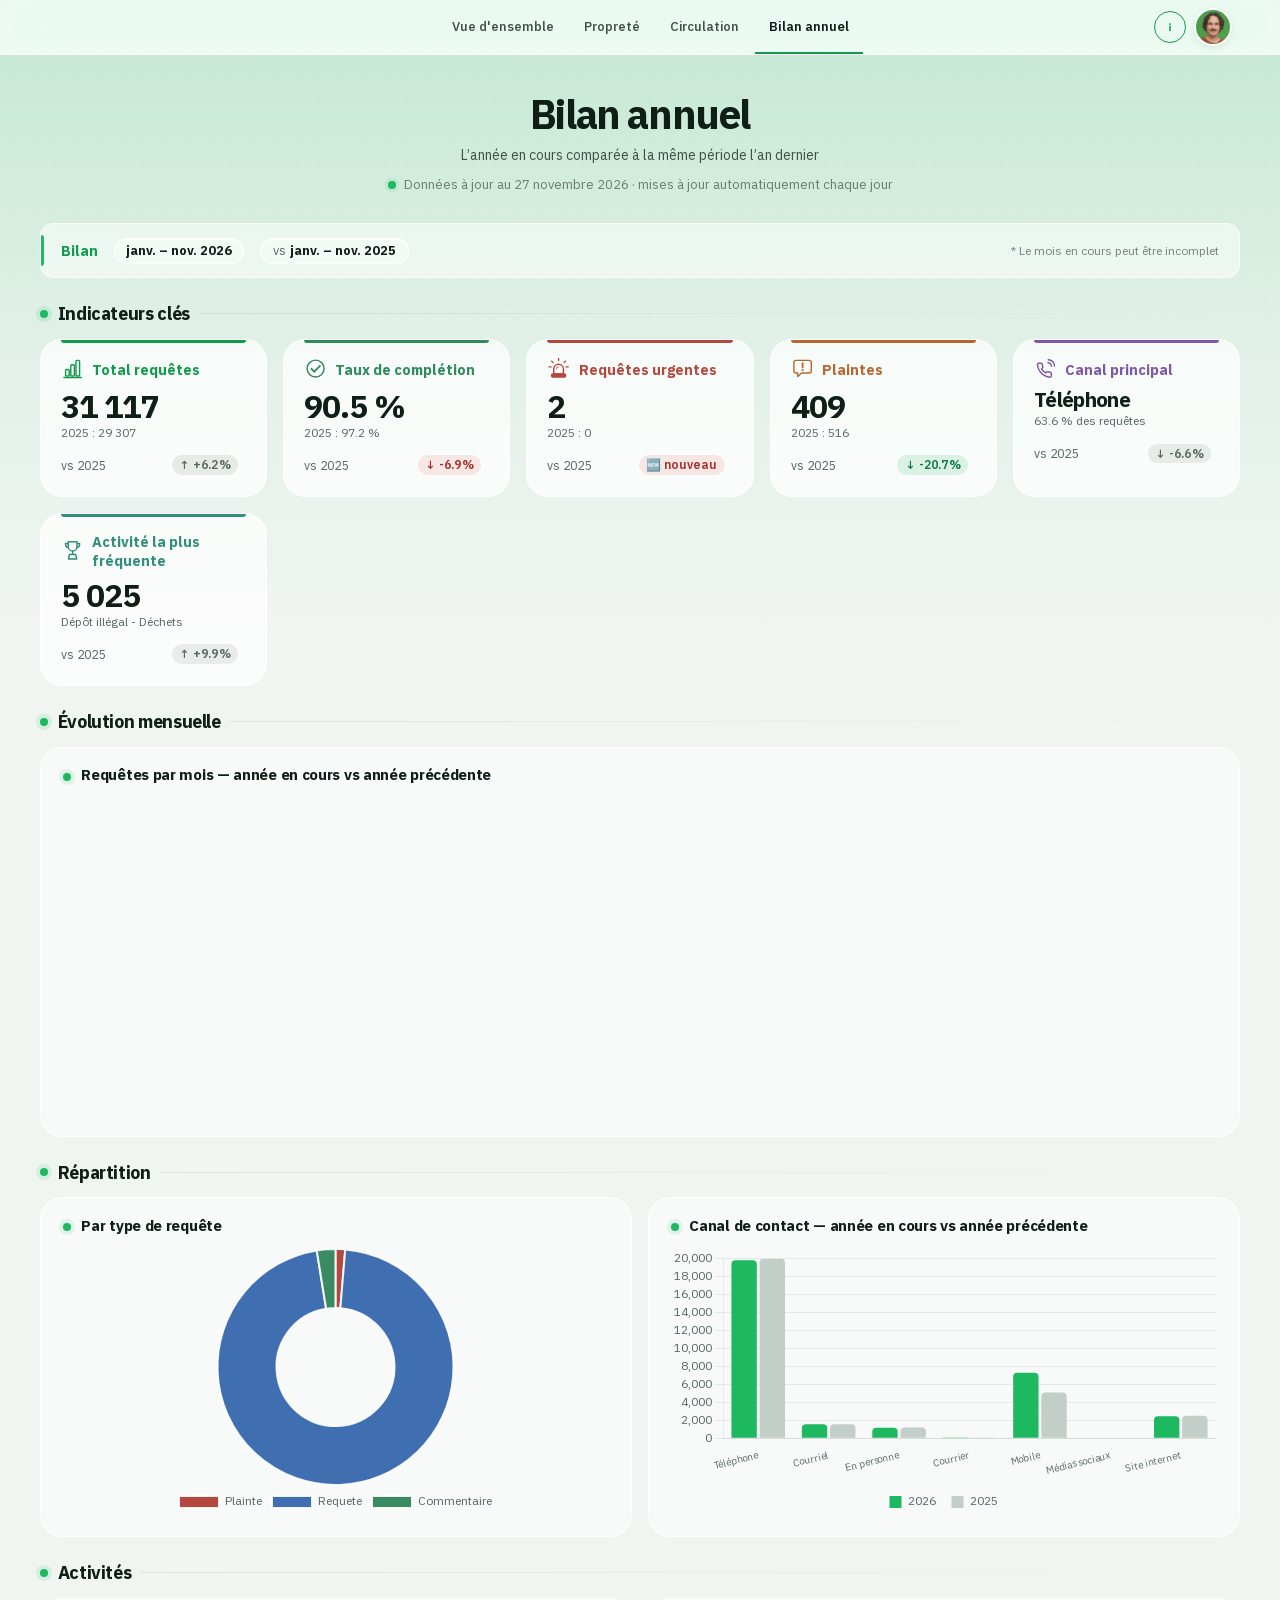
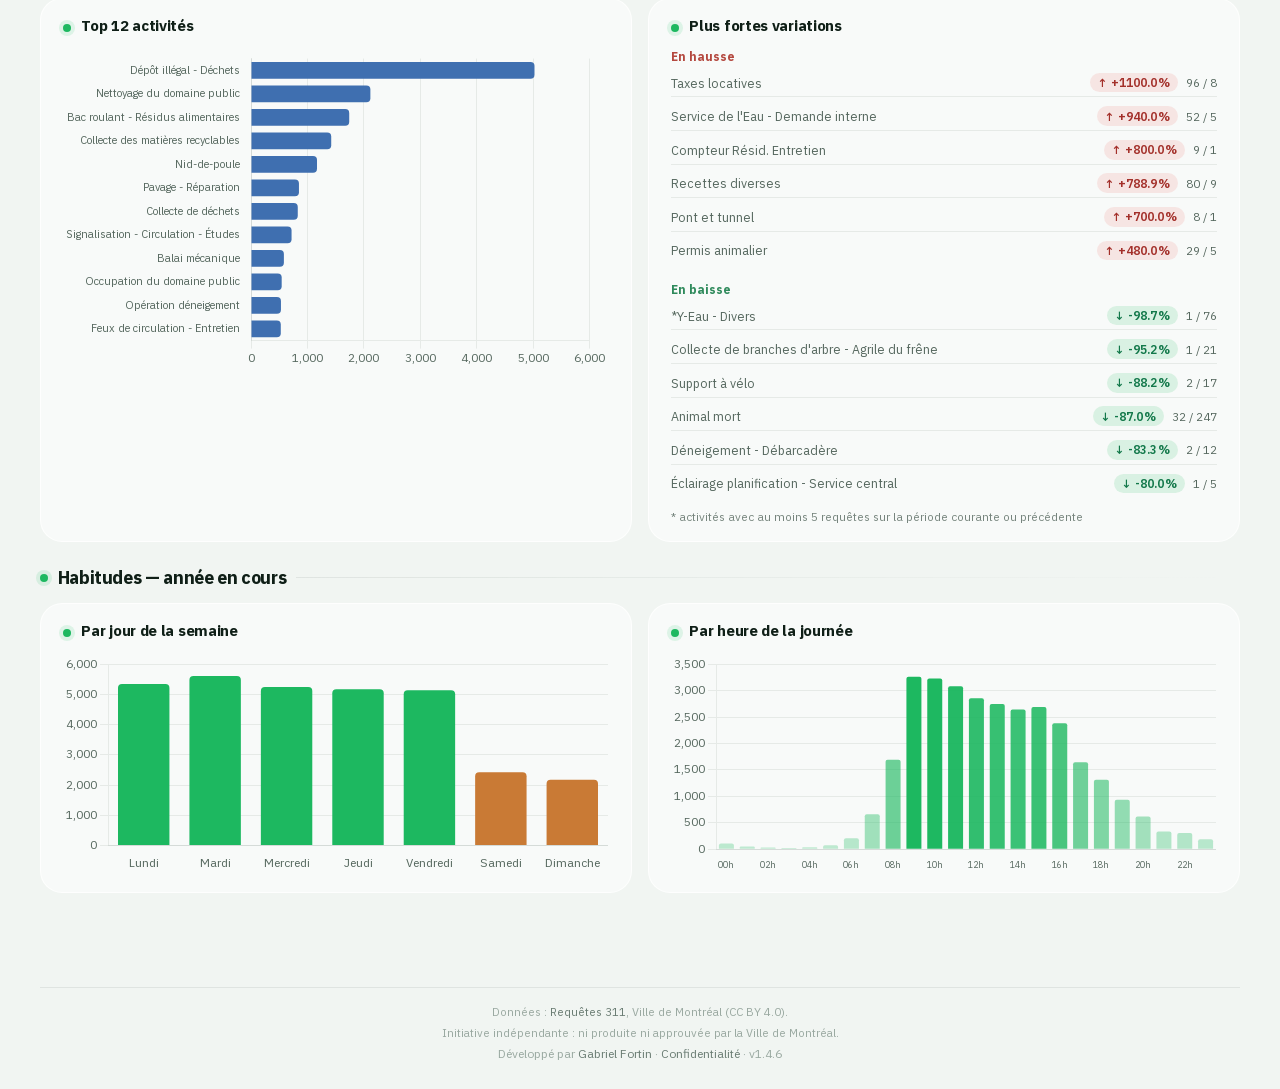
<file: docs/annee.html>
<!DOCTYPE html>
<html lang="fr">
<head>
  <meta charset="UTF-8" />
  <meta name="viewport" content="width=device-width, initial-scale=1.0" />
  <title>Bilan annuel — Le Plateau-Mont-Royal</title>
  <meta name="description" content="Requêtes adressées au 311 de la Ville de Montréal pour le Plateau-Mont-Royal depuis 2022 : évolution, propreté, circulation. Données ouvertes mises à jour chaque jour." />
  <link rel="icon" type="image/svg+xml" href="favicon.svg" />
  <link rel="icon" type="image/png" href="favicon.png" />
  <link rel="apple-touch-icon" href="apple-touch-icon.png" />
  <script src="vendor/chartjs/chart.umd.min.js?v=1.4.0"></script>
  <script src="chargement.js?v=1.4.0"></script>
  <script src="chart-theme.js?v=1.4.0"></script>
  <script src="version.js?v=1.4.0"></script>
  <script src="icones.js?v=1.4.0"></script>
  <style>
    *, *::before, *::after { box-sizing: border-box; margin: 0; padding: 0; }

    :root {
      --blue:    #34539e;
      --blue-lt: #3f6fb0;
      --green:   #3a8a62;
      --red:     #b4483f;
      --orange:  #c97a35;
      --purple:  #7d58a8;
      --teal:    #2f8f7a;
      --bg:      #f4f6fa;
      --card:    #ffffff;
      --border:  #e2e8f0;
      --text:    #1e293b;
      --text-lt: #64748b;
    }

    body {
      font-family: -apple-system, BlinkMacSystemFont, "Segoe UI", sans-serif;
      background: var(--bg); color: var(--text); min-height: 100vh;
    }

    /* ── Header ─────────────────────────────────────────────── */
    header {
      background: var(--blue); color: #fff;
      padding: 1rem 1.5rem;
      display: flex; align-items: center; gap: .75rem; flex-wrap: wrap;
    }
    header .logo { font-size: 1.5rem; font-weight: 700; letter-spacing: -.5px; }
    header .logo span { color: #7ec8f7; }

    /* ── Tabs ───────────────────────────────────────────────── */
    .tabs {
      background: var(--card);
      border-bottom: 1px solid var(--border);
      padding: 0 1.5rem;
      display: flex; gap: 0;
    }
    .tab {
      display: inline-flex; align-items: center; gap: .35rem;
      padding: .7rem 1.1rem;
      font-size: .85rem; font-weight: 500;
      color: var(--text-lt); text-decoration: none;
      border-bottom: 2.5px solid transparent;
      transition: all .15s; white-space: nowrap;
    }
    .tab:hover { color: var(--text); }
    .tab.active { color: var(--blue); border-bottom-color: var(--blue); font-weight: 600; }

    /* ── Main ───────────────────────────────────────────────── */
    main { padding: 1.5rem 1.5rem 4rem; max-width: 1400px; margin: 0 auto; }

    /* ── Period banner ──────────────────────────────────────── */
    .period-banner {
      background: var(--card); border: 1px solid var(--border);
      border-left: 4px solid var(--blue);
      border-radius: 10px; padding: .85rem 1.25rem;
      margin-bottom: 1.25rem;
      display: flex; align-items: center; gap: 1rem; flex-wrap: wrap;
    }
    .period-banner .period-title { font-weight: 700; font-size: .9rem; color: var(--blue); }
    .period-badge {
      display: inline-flex; align-items: center; gap: .3rem;
      background: var(--bg); border: 1px solid var(--border);
      border-radius: 2rem; padding: .22rem .7rem;
      font-size: .8rem; color: var(--text-lt); white-space: nowrap;
    }
    .period-badge strong { color: var(--text); }
    .period-partial { font-size: .75rem; color: var(--text-lt); opacity: .8; margin-left: auto; }

    /* ── Section titles ─────────────────────────────────────── */
    .section-title {
      font-size: .78rem; font-weight: 700;
      text-transform: uppercase; letter-spacing: .07em;
      color: var(--text-lt); margin: 1.5rem 0 .85rem;
      display: flex; align-items: center; gap: .6rem;
    }
    .section-title::after { content: ""; flex: 1; height: 1px; background: var(--border); }

    /* ── KPI cards ──────────────────────────────────────────── */
    .kpi-grid {
      display: grid;
      grid-template-columns: repeat(auto-fit, minmax(220px, 1fr));
      gap: 1rem;
    }
    .kpi-card {
      background: var(--card); border: 1px solid var(--border);
      border-top: 3px solid var(--cat-color, var(--blue));
      border-radius: 12px; padding: 1.1rem 1.25rem;
    }
    .kpi-cat-header { display: flex; align-items: center; gap: .5rem; margin-bottom: .6rem; }
    .kpi-icon { font-size: 1.3rem; line-height: 1; }
    .kpi-cat-label {
      font-size: .78rem; font-weight: 700;
      text-transform: uppercase; letter-spacing: .05em;
      color: var(--cat-color, var(--blue));
    }
    .kpi-main { font-size: 2rem; font-weight: 700; line-height: 1; color: var(--text); margin-bottom: .15rem; }
    .kpi-sub-label { font-size: .75rem; color: var(--text-lt); margin-bottom: .7rem; }

    .kpi-comparisons { display: flex; flex-direction: column; gap: .3rem; }
    .kpi-comp-row {
      display: grid; grid-template-columns: 1fr auto auto;
      align-items: center; gap: .5rem;
      font-size: .78rem; padding: .25rem 0;
      border-bottom: 1px solid var(--border);
    }
    .kpi-comp-row:last-child { border-bottom: none; }
    .kpi-comp-label { color: var(--text-lt); overflow: hidden; text-overflow: ellipsis; white-space: nowrap; }
    .kpi-comp-abs { color: var(--text-lt); font-size: .73rem; white-space: nowrap; }

    .trend {
      display: inline-flex; align-items: center; gap: .2rem;
      padding: .15rem .45rem; border-radius: 2rem;
      font-size: .75rem; font-weight: 600; white-space: nowrap;
    }
    .trend.better  { background: #d1fae5; color: #065f46; }
    .trend.worse   { background: #fee2e2; color: #7f1d1d; }
    .trend.neutral { background: var(--bg); color: var(--text-lt); }

    /* ── Chart section ──────────────────────────────────────── */
    .chart-card {
      background: var(--card); border: 1px solid var(--border);
      border-radius: 12px; padding: 1.1rem 1.4rem;
    }
    .chart-card h3 {
      font-size: .78rem; font-weight: 700;
      text-transform: uppercase; letter-spacing: .05em;
      color: var(--text-lt); margin-bottom: .85rem;
      display: flex; align-items: center; justify-content: space-between;
      flex-wrap: wrap; gap: .5rem;
    }
    .chart-wrap { position: relative; }
    .chart-wrap.tall   { height: 320px; }
    .chart-wrap.medium { height: 270px; }
    .chart-wrap.short  { height: 220px; }

    .chart-grid-2 { display: grid; grid-template-columns: 1fr 1fr; gap: 1rem; }

    /* ── Mover lists (no chart, text rows) ──────────────────── */
    .mover-note { font-size: .73rem; color: var(--text-lt); margin-top: .7rem; opacity: .8; }
    .mover-empty { font-size: .82rem; color: var(--text-lt); padding: .5rem 0; }

    /* ── Footer ─────────────────────────────────────────────── */
    .app-footer {
      text-align: center;
      padding: 1.25rem 1rem 2rem;
      font-size: .75rem;
      color: var(--text-lt);
    }

    /* ── Mobile ─────────────────────────────────────────────── */
    @media (max-width: 700px) {
      main { padding: .9rem .9rem 3rem; }
      .kpi-grid { grid-template-columns: 1fr; }
      .chart-grid-2 { grid-template-columns: 1fr; }
      .chart-wrap.tall   { height: 250px; }
      .chart-wrap.medium { height: 210px; }
      .chart-wrap.short  { height: 190px; }
    }
  </style>
  <link rel="stylesheet" href="chargement.css?v=1.4.0" />
  <link rel="stylesheet" href="chargement-fiches.css?v=1.4.0" />
  <link rel="stylesheet" href="glass.css?v=1.4.0" />
  <link rel="stylesheet" href="sobriete.css?v=1.4.0" />
  <script>window.goatcounter = {path: function(p) { return location.host + p }}</script>
  <script data-goatcounter="https://gabfortin.goatcounter.com/count" async src="//gc.zgo.at/count.js"></script>
</head>
<body>

<!-- Écran d'attente : base commune chargement.css (outils/communs/), scène chargement-fiches.css -->
<div id="loading" class="ch ch-voile ch-fiches" role="status" aria-live="polite">
  <div class="ch-carte">
    <div class="ch-scene" aria-hidden="true"><span class="f-tel">☎</span><span class="f-casier"></span><span class="f-fiche f-1"></span><span class="f-fiche f-2"></span><span class="f-fiche f-3"></span><span class="f-onde"></span><span class="f-tampon">311</span></div>
    <div class="ch-texte">
      <p class="ch-titre">Chargement des requêtes 311…</p>
      <p class="ch-detail">Bilan annuel</p>
      <span class="ch-barre" aria-hidden="true"><i></i></span>
    </div>
  </div>
</div>

<div class="topbar">
<header>
  <a class="marque" href="index.html" aria-label="Requêtes 311"><span class="brand-texte">Requêtes 311</span></a>
  <nav class="tabs" aria-label="Sections">
    <a class="tab" href="index.html"><span class="tab-long">Vue d'ensemble</span><span class="tab-court">Aperçu</span></a>
    <a class="tab" href="proprete.html">Propreté</a>
    <a class="tab" href="circulation.html">Circulation</a>
    <a class="tab active" href="annee.html" aria-current="page"><span class="tab-long">Bilan annuel</span><span class="tab-court">Bilan</span></a>
  </nav>
  <div class="topbar-droite">
    <button type="button" class="gf-info-btn" id="gfInfoBtn" aria-label="À propos de ce site" aria-haspopup="dialog" aria-controls="gfInfoOverlay" title="À propos">
      <svg viewBox="0 0 24 24" fill="none" aria-hidden="true"><circle cx="12" cy="7.6" r="1.4" fill="currentColor"/><path d="M12 11v6.2" stroke="currentColor" stroke-width="2.3" stroke-linecap="round"/></svg>
    </button>
    <a class="topbar-profile" href="https://gabfortin.com" target="_blank" rel="noopener" title="gabfortin.com">
      <span class="topbar-profile-name">gabfortin.com</span>
      <img src="img/gabriel-fortin.jpg" alt="Gabriel Fortin" width="34" height="34">
    </a>
  </div>
</header>
</div>
<script src="titre-barre.js?v=1.4.0" data-barre=".topbar" data-titre="#entete h1"></script>

<div class="site-header" id="entete">
  <h1>Bilan annuel</h1>
  <p class="subtitle">L’année en cours comparée à la même période l’an dernier</p>
  <p class="freshness" id="fraicheur"><span>Données à jour au <span id="fraicheur-date">—</span> · mises à jour automatiquement chaque jour</span></p>
</div>

<main>
  <!-- Period banner -->
  <div class="period-banner" id="period-banner">
    <span class="period-title">Bilan</span>
    <span class="period-badge" id="pb-cur"></span>
    <span class="period-badge" id="pb-ly"></span>
    <span class="period-partial">* Le mois en cours peut être incomplet</span>
  </div>

  <!-- KPI cards -->
  <div class="section-title">Indicateurs clés</div>
  <div class="kpi-grid" id="kpi-grid"></div>

  <!-- Timeline -->
  <div class="section-title" id="timeline-title">Évolution mensuelle</div>
  <div class="chart-card">
    <h3>Requêtes par mois — année en cours vs année précédente</h3>
    <div class="chart-wrap tall"><canvas id="chart-timeline"></canvas></div>
  </div>

  <!-- Répartition -->
  <div class="section-title">Répartition</div>
  <div class="chart-grid-2">
    <div class="chart-card">
      <h3>Par type de requête</h3>
      <div class="chart-wrap medium"><canvas id="chart-nature"></canvas></div>
    </div>
    <div class="chart-card">
      <h3>Canal de contact — année en cours vs année précédente</h3>
      <div class="chart-wrap medium"><canvas id="chart-prov"></canvas></div>
    </div>
  </div>

  <!-- Activités -->
  <div class="section-title">Activités</div>
  <div class="chart-grid-2">
    <div class="chart-card">
      <h3>Top 12 activités</h3>
      <div class="chart-wrap tall"><canvas id="chart-top-acti"></canvas></div>
    </div>
    <div class="chart-card">
      <h3 id="movers-title">Plus fortes variations</h3>
      <div style="display:flex;flex-direction:column;gap:1.1rem">
        <div>
          <div style="font-size:.75rem;font-weight:700;color:var(--red);margin-bottom:.3rem">En hausse</div>
          <div class="kpi-comparisons" id="movers-up"></div>
        </div>
        <div>
          <div style="font-size:.75rem;font-weight:700;color:var(--green);margin-bottom:.3rem">En baisse</div>
          <div class="kpi-comparisons" id="movers-down"></div>
        </div>
      </div>
      <div class="mover-note">* activités avec au moins 5 requêtes sur la période courante ou précédente</div>
    </div>
  </div>

  <!-- Habitudes -->
  <div class="section-title">Habitudes — année en cours</div>
  <div class="chart-grid-2">
    <div class="chart-card">
      <h3>Par jour de la semaine</h3>
      <div class="chart-wrap short"><canvas id="chart-weekday"></canvas></div>
    </div>
    <div class="chart-card">
      <h3>Par heure de la journée</h3>
      <div class="chart-wrap short"><canvas id="chart-hour"></canvas></div>
    </div>
  </div>
</main>

<div class="gf-info-overlay" id="gfInfoOverlay">
  <div class="gf-info-panel" role="dialog" aria-modal="true" aria-labelledby="gfInfoTitle">
    <button type="button" class="gf-info-close" id="gfInfoClose" aria-label="Fermer « À propos »">✕</button>
    <h2 id="gfInfoTitle">À propos de ce site</h2>
    <p>Tableau de bord public présentant les requêtes adressées au service 311 de la Ville de Montréal pour l'arrondissement du Plateau-Mont-Royal, de 2022 à aujourd'hui.</p>
    <ul>
      <li><strong>Vue d'ensemble</strong> : évolution mensuelle, statuts, principales activités, canaux de contact, répartition horaire et hebdomadaire.</li>
      <li><strong>Propreté</strong> : suivi mensuel de cinq catégories, dont les dépôts illégaux et les collectes.</li>
      <li><strong>Circulation</strong> : suivi mensuel de six catégories, des feux de circulation aux aménagements cyclables.</li>
      <li><strong>Bilan annuel</strong> : l'année en cours comparée à la même période de l'année précédente.</li>
    </ul>
    <p><strong>Données :</strong> <a href="https://donnees.montreal.ca/dataset/requete-311" target="_blank" rel="noopener">Requêtes 311</a>, Ville de Montréal (CC BY 4.0), mises à jour chaque jour. Dernière mise à jour : <span data-copie-de="fraicheur-date">—</span>.</p>
    <p><strong>Initiative indépendante</strong> : ni produite ni approuvée par la Ville de Montréal.</p>
    <p>Développé par <a href="https://gabfortin.com" target="_blank" rel="noopener">Gabriel Fortin</a> · <a href="confidentialite.html">Confidentialité</a></p>
  </div>
</div>

<footer class="app-footer">
  <p class="app-footer-meta">Données : <a href="https://donnees.montreal.ca/dataset/requete-311" target="_blank" rel="noopener">Requêtes 311</a>, Ville de Montréal (CC BY 4.0).</p>
  <p class="app-footer-meta">Initiative indépendante : ni produite ni approuvée par la Ville de Montréal.</p>
  <p>Développé par <a href="https://gabfortin.com" target="_blank" rel="noopener">Gabriel Fortin</a> · <a href="confidentialite.html">Confidentialité</a> · v<span id="app-version">—</span></p>
</footer>

<script>
// ── Helpers ───────────────────────────────────────────────────────────────────
const MONTHS_FR = ["janv.","févr.","mars","avr.","mai","juin","juil.","août","sept.","oct.","nov.","déc."];
function fmt(n) { return n == null ? "—" : Number(n).toLocaleString("fr-CA"); }

function trendBadge(pct, mode = "down-good") {
  if (pct === null) return `<span class="trend neutral">—</span>`;
  if (pct === Infinity) return `<span class="trend worse">🆕 nouveau</span>`;
  const sign  = pct >= 0 ? "+" : "";
  const arrow = pct > 1 ? "↑" : pct < -1 ? "↓" : "→";
  let cls = "neutral";
  if (mode !== "neutral" && Math.abs(pct) > 1) {
    const up   = pct > 0;
    const good = mode === "up-good" ? up : !up;
    cls = good ? "better" : "worse";
  }
  return `<span class="trend ${cls}">${arrow} ${sign}${pct.toFixed(1)}&thinsp;%</span>`;
}
function pct(curr, prevVal) {
  if (prevVal == null) return null;
  if (prevVal === 0) return curr > 0 ? Infinity : null;
  return (curr - prevVal) / prevVal * 100;
}

// ── Chart setup ───────────────────────────────────────────────────────────────
const CT = applyChartTheme();
Object.assign(Chart.defaults.plugins.tooltip, {
  backgroundColor: "rgba(15,23,42,0.88)",
  titleColor: "#e2e8f0", bodyColor: "#94a3b8",
  borderColor: "rgba(255,255,255,.08)", borderWidth: 1,
  padding: 12, cornerRadius: 10, boxPadding: 5, usePointStyle: true,
});
const COLORS = [
  "#3f6fb0","#3a8a62","#c97a35","#b4483f","#7d58a8",
  "#2f8f7a","#b8662e","#cc9a3c","#7b8587","#4f9f8f",
  "#c25e55","#8a6fb8",
];

let charts = {};

// ── Aggregation ───────────────────────────────────────────────────────────────
function aggregate(monthSet) {
  const byNature  = {};
  const byStatus  = {};
  const byProv    = new Int32Array(PROV_LABELS.length);
  const byActi    = new Int32Array(ACTIVITIES.length);
  const byWeekday = new Int32Array(7);
  const byHour    = new Int32Array(24);
  const byMonth   = {};
  let total = 0, terminees = 0, urgentes = 0;
  const TERM_IDX = STATUSES.indexOf("Terminée");
  const URG_IDX  = STATUSES.indexOf("Urgente");

  for (const row of ROWS) {
    const mi = row[0], ni = row[1], ai = row[2], si = row[3],
          prov = row[4], wd = row[5], h = row[6];
    if (!monthSet.has(mi)) continue;

    total++;
    const m = MONTHS[mi];
    byMonth[m] = (byMonth[m] || 0) + 1;
    if (ni >= 0) { const n = NATURES[ni]; byNature[n] = (byNature[n] || 0) + 1; }
    if (si >= 0) {
      const s = STATUSES[si]; byStatus[s] = (byStatus[s] || 0) + 1;
      if (si === TERM_IDX) terminees++;
      if (si === URG_IDX) urgentes++;
    }
    byWeekday[wd]++;
    byHour[h]++;
    for (let b = 0; b < PROV_LABELS.length; b++) if (prov & (1 << b)) byProv[b]++;
    if (ai >= 0) byActi[ai]++;
  }

  return {
    total, terminees, urgentes,
    byNature, byStatus, byMonth,
    byProv: Array.from(byProv),
    byActi: Array.from(byActi),
    byWeekday: Array.from(byWeekday),
    byHour: Array.from(byHour),
  };
}

function monthIdxSet(monthsArr) {
  const set = new Set();
  monthsArr.forEach(m => { const i = MONTHS.indexOf(m); if (i >= 0) set.add(i); });
  return set;
}

// ── Build period banner ────────────────────────────────────────────────────────
function buildBanner(curYear, lyYear, firstLabel, lastLabel) {
  document.getElementById("pb-cur").innerHTML =
    `<strong>${firstLabel} – ${lastLabel} ${curYear}</strong>`;
  document.getElementById("pb-ly").innerHTML =
    `vs <strong>${firstLabel} – ${lastLabel} ${lyYear}</strong>`;
}

// ── Build KPI cards ────────────────────────────────────────────────────────────
function buildKpiCards(cur, ly, lyYear) {
  const completionCur = cur.total ? +(cur.terminees / cur.total * 100).toFixed(1) : 0;
  const completionLy  = ly.total  ? +(ly.terminees  / ly.total  * 100).toFixed(1) : null;

  const provLabels = PROV_LABELS.map((label, i) => ({ label, i, c: cur.byProv[i] }));
  const topProv = provLabels.slice().sort((a, b) => b.c - a.c)[0];
  const topProvSharCur = cur.total ? topProv.c / cur.total * 100 : 0;
  const topProvShareLy = ly.total  ? ly.byProv[topProv.i] / ly.total * 100 : null;

  const actiEntries = ACTIVITIES.map((label, i) => ({ label, i, c: cur.byActi[i] }));
  const topActi = actiEntries.slice().sort((a, b) => b.c - a.c)[0];

  const cards = [
    {
      color: "var(--blue)", ico: "total", label: "Total requêtes",
      main: fmt(cur.total), sub: `${lyYear} : ${fmt(ly.total)}`,
      trend: trendBadge(pct(cur.total, ly.total), "neutral"),
    },
    {
      color: "var(--green)", ico: "completion", label: "Taux de complétion",
      main: completionCur + " %", sub: `${lyYear} : ${ly.total ? completionLy + " %" : "—"}`,
      trend: trendBadge(pct(completionCur, completionLy), "up-good"),
    },
    {
      color: "var(--red)", ico: "urgentes", label: "Requêtes urgentes",
      main: fmt(cur.urgentes), sub: `${lyYear} : ${fmt(ly.urgentes)}`,
      trend: trendBadge(pct(cur.urgentes, ly.urgentes), "down-good"),
    },
    {
      color: "var(--orange)", ico: "plaintes", label: "Plaintes",
      main: fmt(cur.byNature["Plainte"] || 0), sub: `${lyYear} : ${fmt(ly.byNature["Plainte"] || 0)}`,
      trend: trendBadge(pct(cur.byNature["Plainte"] || 0, ly.byNature["Plainte"] || 0), "down-good"),
    },
    {
      color: "var(--purple)", ico: "canal", label: "Canal principal",
      main: topProv.label, mainIsText: true, sub: `${topProvSharCur.toFixed(1)} % des requêtes`,
      trend: trendBadge(pct(topProvSharCur, topProvShareLy), "neutral"),
    },
    {
      color: "var(--teal)", ico: "activite", label: "Activité la plus fréquente",
      main: fmt(topActi.c), sub: topActi.label,
      trend: trendBadge(pct(topActi.c, ly.byActi[topActi.i]), "neutral"),
    },
  ];

  document.getElementById("kpi-grid").innerHTML = cards.map(c => `
    <div class="kpi-card" style="--cat-color:${c.color}">
      <div class="kpi-cat-header">
        <span class="kpi-icon">${icone(c.ico)}</span>
        <span class="kpi-cat-label">${c.label}</span>
      </div>
      <div class="kpi-main" style="${c.mainIsText ? "font-size:1.3rem" : ""}">${c.main}</div>
      <div class="kpi-sub-label">${c.sub}</div>
      <div class="kpi-comparisons"><div class="kpi-comp-row" style="border-bottom:none">
        <span class="kpi-comp-label">vs ${lyYear}</span>${c.trend}<span></span>
      </div></div>
    </div>`).join("");
}

// ── Timeline: année en cours vs année précédente ──────────────────────────────
function buildTimeline(curYear, lyYear, cur, lyFull) {
  if (charts.timeline) charts.timeline.destroy();

  // Estimation du mois en cours (année courante seulement)
  const _now = new Date();
  const _isCurrentYear = curYear === _now.getFullYear();
  const _curMoIdx = _now.getMonth(); // 0-based
  const _factor = _isCurrentYear
    ? new Date(_now.getFullYear(), _now.getMonth()+1, 0).getDate() / _now.getDate() : 1;

  const curByMoY = Array(12).fill(null);
  Object.entries(cur.byMonth).forEach(([m, c]) => { curByMoY[+m.slice(5, 7) - 1] = c; });
  if (_isCurrentYear && curByMoY[_curMoIdx] != null)
    curByMoY[_curMoIdx] = Math.round(curByMoY[_curMoIdx] * _factor);

  const lyByMoY = Array(12).fill(null);
  Object.entries(lyFull.byMonth).forEach(([m, c]) => { lyByMoY[+m.slice(5, 7) - 1] = c; });

  charts.timeline = new Chart(document.getElementById("chart-timeline"), {
    type: "line",
    data: {
      labels: MONTHS_FR,
      datasets: [
        {
          label: String(curYear), data: curByMoY,
          borderColor: CT.accent, backgroundColor: CT.accentA(.12),
          borderWidth: 2.5,
          pointRadius: curByMoY.map((_, i) => (_isCurrentYear && i === _curMoIdx) ? 6 : 3),
          pointHoverRadius: 7,
          pointBackgroundColor: curByMoY.map((_, i) => (_isCurrentYear && i === _curMoIdx) ? CT.estimate : CT.accent),
          pointBorderColor:     curByMoY.map((_, i) => (_isCurrentYear && i === _curMoIdx) ? CT.estimate : CT.accent),
          tension: .35, fill: true, spanGaps: false,
        },
        {
          label: String(lyYear), data: lyByMoY,
          borderColor: CT.muted2, backgroundColor: "transparent",
          borderWidth: 2, borderDash: [6, 4], pointRadius: 2, pointHoverRadius: 5,
          tension: .35, fill: false, spanGaps: false,
        },
      ],
    },
    options: {
      responsive: true, maintainAspectRatio: false,
      interaction: { mode: "index", intersect: false },
      plugins: {
        legend: { position: "bottom", labels: { boxWidth: 12, padding: 16 } },
        tooltip: { callbacks: {
          label: ctx => {
            if (ctx.parsed.y == null) return "";
            const isEst = _isCurrentYear && ctx.datasetIndex === 0 && ctx.dataIndex === _curMoIdx;
            return ` ${ctx.dataset.label} : ${fmt(ctx.parsed.y)} requêtes${isEst ? " *" : ""}`;
          },
          footer: (items) => {
            if (_isCurrentYear && items.some(c => c.datasetIndex === 0 && c.dataIndex === _curMoIdx && c.parsed.y != null))
              return "* estimation — mois en cours incomplet";
            return "";
          },
        }},
      },
      scales: {
        x: { grid: { display: false } },
        y: { grid: { color: CT.grid }, beginAtZero: true },
      },
    },
  });
}

// ── Nature donut ───────────────────────────────────────────────────────────────
function buildNature(cur) {
  if (charts.nature) charts.nature.destroy();
  const labels = Object.keys(cur.byNature);
  const data   = Object.values(cur.byNature);
  const colorMap = { "Requete": "#3f6fb0", "Plainte": "#b4483f", "Commentaire": "#3a8a62" };
  charts.nature = new Chart(document.getElementById("chart-nature"), {
    type: "doughnut",
    data: { labels, datasets: [{ data, backgroundColor: labels.map(l => colorMap[l] || "#7b8587"), borderWidth: 2 }] },
    options: {
      responsive: true, maintainAspectRatio: false,
      plugins: {
        legend: { position: "bottom" },
        tooltip: { callbacks: { label: ctx => {
          const tot = data.reduce((a, b) => a + b, 0);
          return ` ${ctx.label}: ${fmt(ctx.parsed)} (${(ctx.parsed / tot * 100).toFixed(1)} %)`;
        }}},
      },
    },
  });
}

// ── Canal comparatif ────────────────────────────────────────────────────────────
function buildProv(cur, ly, curYear, lyYear) {
  if (charts.prov) charts.prov.destroy();
  charts.prov = new Chart(document.getElementById("chart-prov"), {
    type: "bar",
    data: {
      labels: PROV_LABELS,
      datasets: [
        { label: String(curYear), data: cur.byProv, backgroundColor: CT.accent, borderRadius: 4 },
        { label: String(lyYear),  data: ly.byProv,  backgroundColor: CT.muted, borderRadius: 4 },
      ],
    },
    options: {
      responsive: true, maintainAspectRatio: false,
      interaction: { mode: "index", intersect: false },
      plugins: { legend: { position: "bottom", labels: { boxWidth: 12, padding: 16 } } },
      scales: {
        x: { grid: { display: false }, ticks: { font: { size: 10 }, maxRotation: 35 } },
        y: { grid: { color: CT.grid }, beginAtZero: true },
      },
    },
  });
}

// ── Top activités ───────────────────────────────────────────────────────────────
function buildTopActi(cur) {
  if (charts.topActi) charts.topActi.destroy();
  const entries = ACTIVITIES.map((label, i) => [label, cur.byActi[i]])
    .filter(([, c]) => c > 0)
    .sort((a, b) => b[1] - a[1])
    .slice(0, 12);
  const labels = entries.map(e => e[0]);
  const data   = entries.map(e => e[1]);
  charts.topActi = new Chart(document.getElementById("chart-top-acti"), {
    type: "bar",
    data: { labels, datasets: [{ data, backgroundColor: COLORS[0], borderRadius: 4 }] },
    options: {
      responsive: true, maintainAspectRatio: false, indexAxis: "y",
      interaction: { mode: "index", intersect: false },
      plugins: { legend: { display: false } },
      scales: {
        x: { grid: { color: CT.grid }, beginAtZero: true },
        y: { grid: { display: false }, ticks: { font: { size: 11 } } },
      },
    },
  });
}

// ── Movers (hausses / baisses) ──────────────────────────────────────────────────
function moverRow(it) {
  return `
    <div class="kpi-comp-row">
      <span class="kpi-comp-label" title="${it.label}">${it.label}</span>
      ${trendBadge(it.pct, "down-good")}
      <span class="kpi-comp-abs">${fmt(it.cur)} / ${fmt(it.ly)}</span>
    </div>`;
}

function buildMovers(cur, ly) {
  const items = [];
  for (let i = 0; i < ACTIVITIES.length; i++) {
    const c = cur.byActi[i], l = ly.byActi[i];
    if (c < 5 && l < 5) continue;
    const p = pct(c, l);
    if (p === null) continue;
    items.push({ label: ACTIVITIES[i], cur: c, ly: l, pct: p });
  }
  const risers  = items.filter(it => it.pct > 0).sort((a, b) => (b.pct === Infinity ? 1 : b.pct) - (a.pct === Infinity ? 1 : a.pct)).slice(0, 6);
  const fallers = items.filter(it => it.pct < 0).sort((a, b) => a.pct - b.pct).slice(0, 6);

  document.getElementById("movers-up").innerHTML =
    risers.length ? risers.map(moverRow).join("") : `<div class="mover-empty">Aucune hausse notable</div>`;
  document.getElementById("movers-down").innerHTML =
    fallers.length ? fallers.map(moverRow).join("") : `<div class="mover-empty">Aucune baisse notable</div>`;
}

// ── Habitudes (jour / heure) ────────────────────────────────────────────────────
function buildHabits(cur) {
  if (charts.weekday) charts.weekday.destroy();
  if (charts.hour) charts.hour.destroy();

  charts.weekday = new Chart(document.getElementById("chart-weekday"), {
    type: "bar",
    data: { labels: WEEKDAYS, datasets: [{ data: cur.byWeekday, borderRadius: 4,
      backgroundColor: cur.byWeekday.map((_, i) => i >= 5 ? CT.weekend : CT.accent),
    }]},
    options: {
      responsive: true, maintainAspectRatio: false,
      interaction: { mode: "index", intersect: false },
      plugins: { legend: { display: false } },
      scales: { x: { grid: { display: false } }, y: { grid: { color: CT.grid }, beginAtZero: true } },
    },
  });

  const hourLabels = Array.from({ length: 24 }, (_, i) => `${String(i).padStart(2, "0")}h`);
  const maxH = Math.max(...cur.byHour, 1);
  charts.hour = new Chart(document.getElementById("chart-hour"), {
    type: "bar",
    data: { labels: hourLabels, datasets: [{ data: cur.byHour, borderRadius: 2,
      backgroundColor: cur.byHour.map(v => CT.accentA(.25 + v / maxH * .75)),
    }]},
    options: {
      responsive: true, maintainAspectRatio: false,
      interaction: { mode: "index", intersect: false },
      plugins: { legend: { display: false } },
      scales: {
        x: { grid: { display: false }, ticks: { font: { size: 9 }, autoSkip: true, maxTicksLimit: 12 } },
        y: { grid: { color: CT.grid }, beginAtZero: true },
      },
    },
  });
}

// ── Bootstrap ─────────────────────────────────────────────────────────────────
function loadScript(src) {
  return new Promise((resolve, reject) => {
    const s = document.createElement("script");
    s.src = src;
    s.onload = resolve;
    s.onerror = () => reject(new Error(`Fichier ${src} introuvable`));
    document.head.appendChild(s);
  });
}
async function fetchJSON(url) {
  const res = await fetch(url, { cache: "no-cache" });
  if (!res.ok) throw new Error(`${url} : HTTP ${res.status}`);
  return res.json();
}
async function withRetry(fn, attempts = 2) {
  let lastErr;
  for (let i = 0; i < attempts; i++) {
    try { return await fn(); } catch (e) { lastErr = e; }
  }
  throw lastErr;
}

async function init() {
  const loadingEl = document.getElementById("loading");
  try {
    await withRetry(() => loadScript("data.js"));
    await withRetry(() => loadScript("rows.js"));

    const lastMonth = MONTHS[MONTHS.length - 1];
    const curYear = +lastMonth.slice(0, 4);
    const curMonthNum = +lastMonth.slice(5, 7);
    const lyYear = curYear - 1;

    const curMonths    = MONTHS.filter(m => m.startsWith(curYear + "-"));
    const lyYtdMonths  = curMonths.map(m => lyYear + m.slice(4)).filter(m => MONTHS.includes(m));
    const lyFullMonths = MONTHS.filter(m => m.startsWith(lyYear + "-"));

    const cur    = aggregate(monthIdxSet(curMonths));
    const ly     = aggregate(monthIdxSet(lyYtdMonths));
    const lyFull = aggregate(monthIdxSet(lyFullMonths));

    buildBanner(curYear, lyYear, MONTHS_FR[0], MONTHS_FR[curMonthNum - 1]);
    buildKpiCards(cur, ly, lyYear);
    buildTimeline(curYear, lyYear, cur, lyFull);
    buildNature(cur);
    buildProv(cur, ly, curYear, lyYear);
    buildTopActi(cur);
    buildMovers(cur, ly);
    buildHabits(cur);

    Chargement.fermer(loadingEl, document.querySelector("main"));
  } catch (e) {
    Chargement.erreur(loadingEl, "Impossible de charger les données", e.message);
  }
}

init();

document.getElementById("app-version").textContent = typeof APP_VERSION !== "undefined" ? APP_VERSION : "?";
document.getElementById("fraicheur-date").textContent = typeof DATA_UPDATED_AT !== "undefined" ? new Date(DATA_UPDATED_AT + "T12:00:00").toLocaleDateString("fr-CA", { day: "numeric", month: "long", year: "numeric" }) : "?";
</script>
<script src="apropos.js?v=1.4.0"></script>
</body>
</html>
</file>
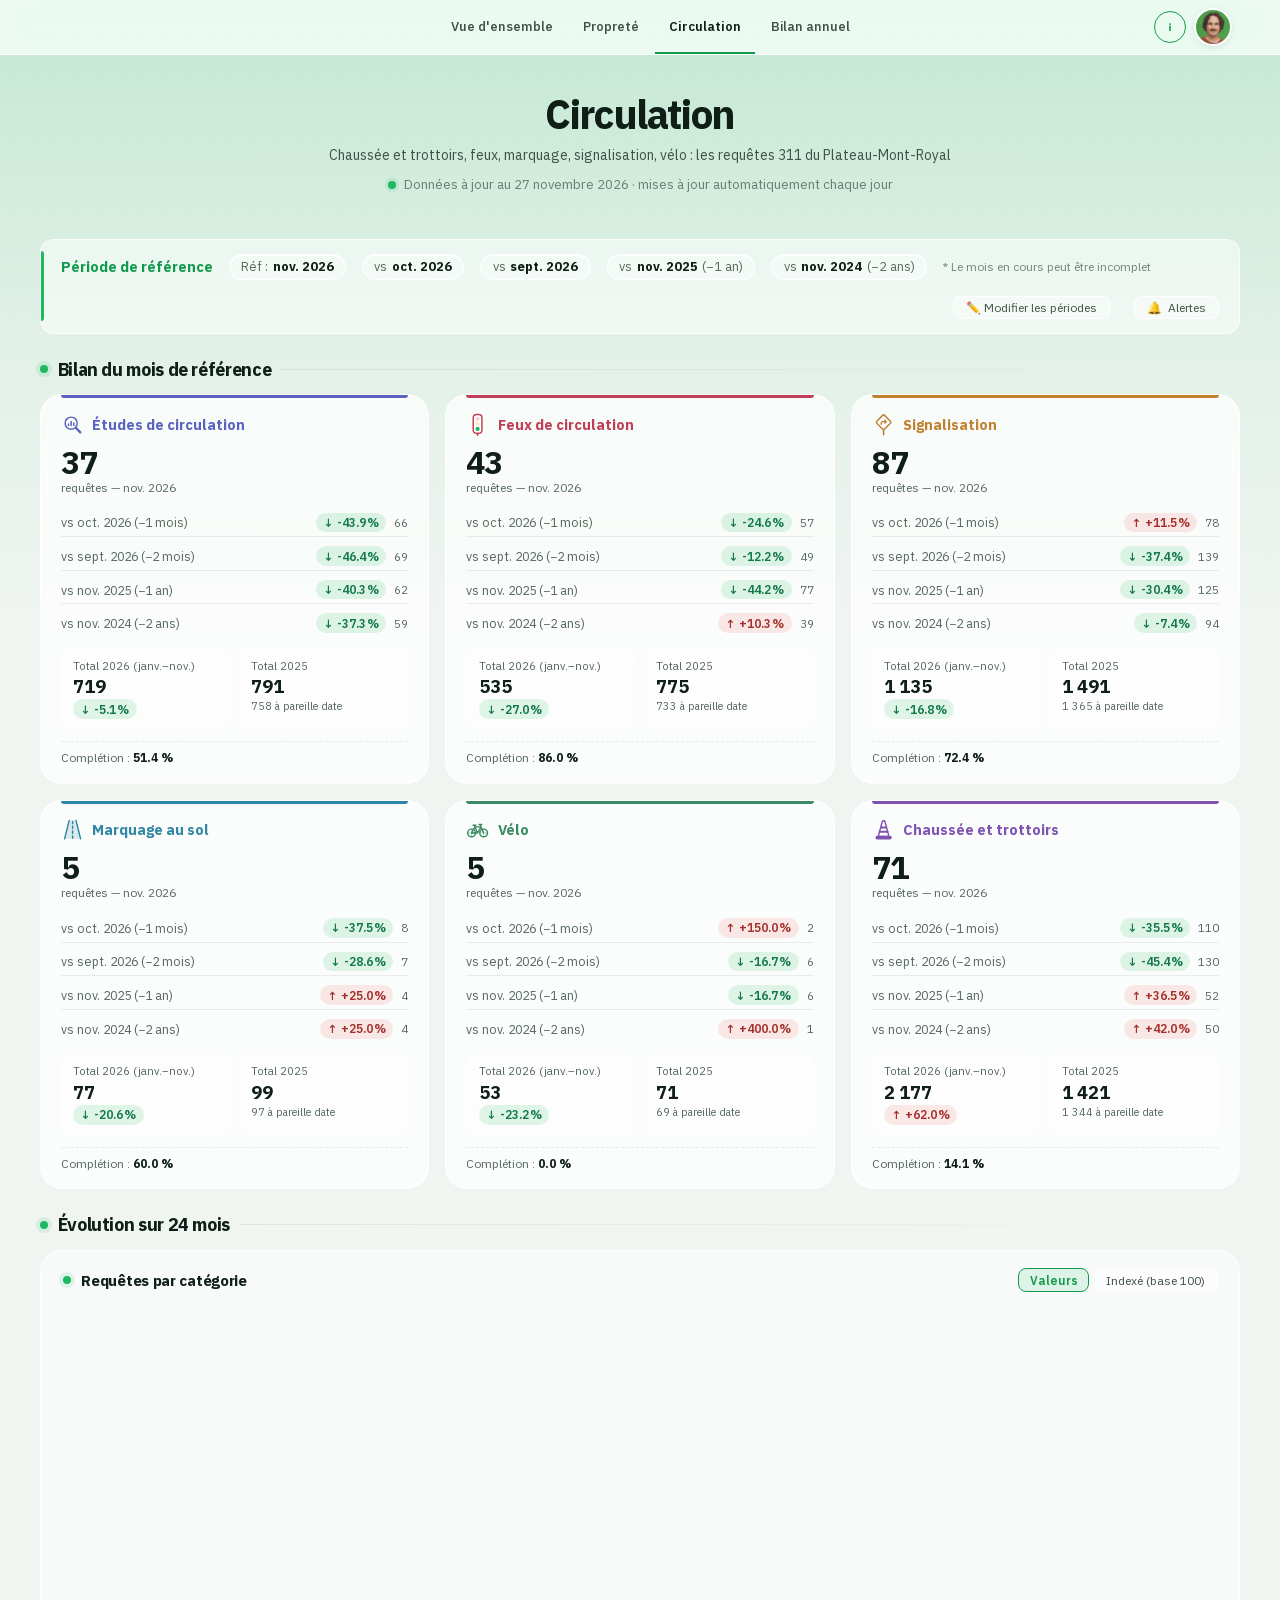
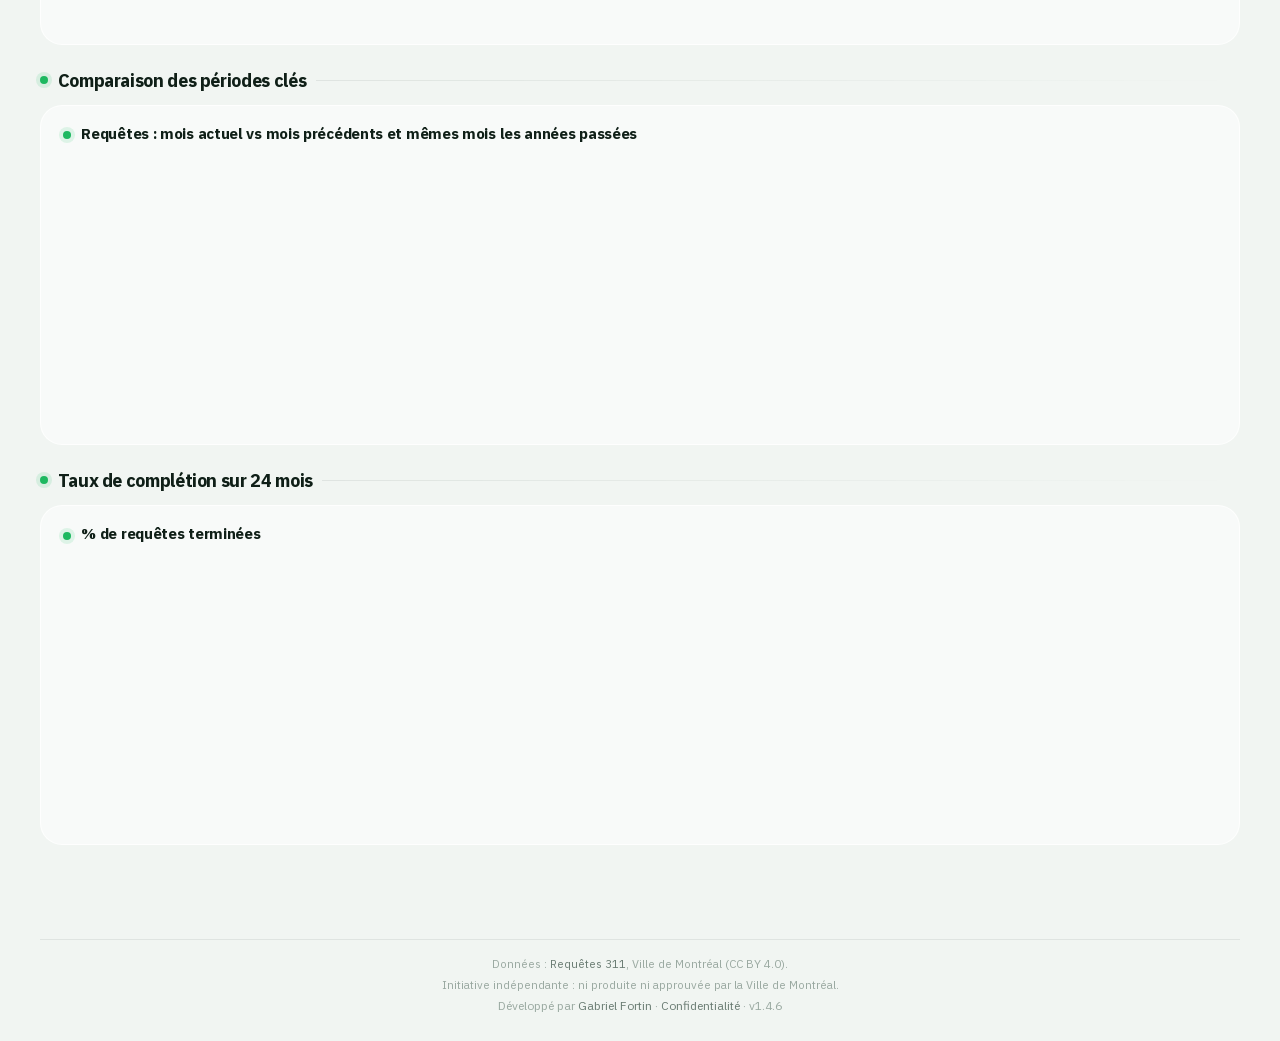
<file: docs/circulation.html>
<!DOCTYPE html>
<html lang="fr">
<head>
  <meta charset="UTF-8" />
  <meta name="viewport" content="width=device-width, initial-scale=1.0" />
  <title>Circulation — Le Plateau-Mont-Royal</title>
  <meta name="description" content="Requêtes adressées au 311 de la Ville de Montréal pour le Plateau-Mont-Royal depuis 2022 : évolution, propreté, circulation. Données ouvertes mises à jour chaque jour." />
  <link rel="icon" type="image/svg+xml" href="favicon.svg" />
  <link rel="icon" type="image/png" href="favicon.png" />
  <link rel="apple-touch-icon" href="apple-touch-icon.png" />
  <script src="vendor/chartjs/chart.umd.min.js?v=1.4.0"></script>
  <script src="chargement.js?v=1.4.0"></script>
  <script src="chart-theme.js?v=1.4.0"></script>
  <script src="version.js?v=1.4.0"></script>
  <script src="icones.js?v=1.4.0"></script>
  <link rel="stylesheet" href="categorie.css?v=1.4.0" />
  <link rel="stylesheet" href="chargement.css?v=1.4.0" />
  <link rel="stylesheet" href="chargement-fiches.css?v=1.4.0" />
  <link rel="stylesheet" href="glass.css?v=1.4.0" />
  <link rel="stylesheet" href="sobriete.css?v=1.4.0" />
  <script>window.goatcounter = {path: function(p) { return location.host + p }}</script>
  <script data-goatcounter="https://gabfortin.goatcounter.com/count" async src="//gc.zgo.at/count.js"></script>
</head>
<body>

<!-- Écran d'attente : base commune chargement.css (outils/communs/), scène chargement-fiches.css -->
<div id="loading" class="ch ch-voile ch-fiches" role="status" aria-live="polite">
  <div class="ch-carte">
    <div class="ch-scene" aria-hidden="true"><span class="f-tel">☎</span><span class="f-casier"></span><span class="f-fiche f-1"></span><span class="f-fiche f-2"></span><span class="f-fiche f-3"></span><span class="f-onde"></span><span class="f-tampon">311</span></div>
    <div class="ch-texte">
      <p class="ch-titre">Chargement des requêtes 311…</p>
      <p class="ch-detail">Circulation</p>
      <span class="ch-barre" aria-hidden="true"><i></i></span>
    </div>
  </div>
</div>

<div class="topbar">
<header>
  <a class="marque" href="index.html" aria-label="Requêtes 311"><span class="brand-texte">Requêtes 311</span></a>
  <nav class="tabs" aria-label="Sections">
    <a class="tab" href="index.html"><span class="tab-long">Vue d'ensemble</span><span class="tab-court">Aperçu</span></a>
    <a class="tab" href="proprete.html">Propreté</a>
    <a class="tab active" href="circulation.html" aria-current="page">Circulation</a>
    <a class="tab" href="annee.html"><span class="tab-long">Bilan annuel</span><span class="tab-court">Bilan</span></a>
  </nav>
  <div class="topbar-droite">
    <button type="button" class="gf-info-btn" id="gfInfoBtn" aria-label="À propos de ce site" aria-haspopup="dialog" aria-controls="gfInfoOverlay" title="À propos">
      <svg viewBox="0 0 24 24" fill="none" aria-hidden="true"><circle cx="12" cy="7.6" r="1.4" fill="currentColor"/><path d="M12 11v6.2" stroke="currentColor" stroke-width="2.3" stroke-linecap="round"/></svg>
    </button>
    <a class="topbar-profile" href="https://gabfortin.com" target="_blank" rel="noopener" title="gabfortin.com">
      <span class="topbar-profile-name">gabfortin.com</span>
      <img src="img/gabriel-fortin.jpg" alt="Gabriel Fortin" width="34" height="34">
    </a>
  </div>
</header>
</div>
<script src="titre-barre.js?v=1.4.0" data-barre=".topbar" data-titre="#entete h1"></script>

<div class="site-header" id="entete">
  <h1>Circulation</h1>
  <p class="subtitle">Chaussée et trottoirs, feux, marquage, signalisation, vélo : les requêtes 311 du Plateau-Mont-Royal</p>
  <p class="freshness" id="fraicheur"><span>Données à jour au <span id="fraicheur-date">—</span> · mises à jour automatiquement chaque jour</span></p>
</div>

<main>
  <!-- Alert banners (populated by JS when thresholds are crossed) -->
  <div class="alert-banners" id="alert-banners"></div>

  <!-- Period banner -->
  <div class="period-banner" id="period-banner">
    <span class="period-title">Période de référence</span>
    <span class="pb-badges">
      <span class="period-badge" id="pb-ref"></span>
      <span class="period-badge" id="pb-m1"></span>
      <span class="period-badge" id="pb-m2"></span>
      <span class="period-badge" id="pb-y1"></span>
      <span class="period-badge" id="pb-y2"></span>
    </span>
    <span class="pb-selects">
      <span class="pb-sel-group"><label>Réf.</label><select id="sel-ref"></select></span>
      <span class="pb-sel-group"><label>−1 mois</label><select id="sel-m1"></select></span>
      <span class="pb-sel-group"><label>−2 mois</label><select id="sel-m2"></select></span>
      <span class="pb-sel-group"><label>−1 an</label><select id="sel-y1"></select></span>
      <span class="pb-sel-group"><label>−2 ans</label><select id="sel-y2"></select></span>
      <button class="pb-apply-btn" onclick="applyPeriods()">Appliquer</button>
      <button class="pb-reset-btn" onclick="resetPeriods()">↺ Réinitialiser</button>
    </span>
    <span class="period-partial">* Le mois en cours peut être incomplet</span>
    <button class="period-edit-btn" onclick="togglePeriodEdit()">✏️ Modifier les périodes</button>
    <button class="notif-btn" id="notif-btn"><span aria-hidden="true">🔔</span> Alertes<span class="notif-dot"></span></button>
  </div>

  <!-- KPI cards -->
  <div class="section-title">Bilan du mois de référence</div>
  <div class="kpi-grid" id="kpi-grid"></div>

  <!-- Timeline -->
  <div class="section-title">Évolution sur 24 mois</div>
  <div class="chart-card">
    <h3>
      Requêtes par catégorie
      <div class="toggle-group">
        <button class="toggle-btn active" id="btn-abs">Valeurs</button>
        <button class="toggle-btn" id="btn-idx">Indexé (base 100)</button>
      </div>
    </h3>
    <div class="chart-wrap tall"><canvas id="chart-timeline"></canvas></div>
  </div>

  <!-- Period comparison -->
  <div class="section-title">Comparaison des périodes clés</div>
  <div class="chart-card">
    <h3>Requêtes : mois actuel vs mois précédents et mêmes mois les années passées</h3>
    <div class="chart-wrap medium"><canvas id="chart-comparison"></canvas></div>
  </div>

  <!-- Completion rate -->
  <div class="section-title">Taux de complétion sur 24 mois</div>
  <div class="chart-card">
    <h3>% de requêtes terminées</h3>
    <div class="chart-wrap medium"><canvas id="chart-completion"></canvas></div>
  </div>
</main>

<div class="gf-info-overlay" id="gfInfoOverlay">
  <div class="gf-info-panel" role="dialog" aria-modal="true" aria-labelledby="gfInfoTitle">
    <button type="button" class="gf-info-close" id="gfInfoClose" aria-label="Fermer « À propos »">✕</button>
    <h2 id="gfInfoTitle">À propos de ce site</h2>
    <p>Tableau de bord public présentant les requêtes adressées au service 311 de la Ville de Montréal pour l'arrondissement du Plateau-Mont-Royal, de 2022 à aujourd'hui.</p>
    <ul>
      <li><strong>Vue d'ensemble</strong> : évolution mensuelle, statuts, principales activités, canaux de contact, répartition horaire et hebdomadaire.</li>
      <li><strong>Propreté</strong> : suivi mensuel de cinq catégories, dont les dépôts illégaux et les collectes.</li>
      <li><strong>Circulation</strong> : suivi mensuel de six catégories, des feux de circulation aux aménagements cyclables.</li>
      <li><strong>Bilan annuel</strong> : l'année en cours comparée à la même période de l'année précédente.</li>
    </ul>
    <p><strong>Données :</strong> <a href="https://donnees.montreal.ca/dataset/requete-311" target="_blank" rel="noopener">Requêtes 311</a>, Ville de Montréal (CC BY 4.0), mises à jour chaque jour. Dernière mise à jour : <span data-copie-de="fraicheur-date">—</span>.</p>
    <p><strong>Initiative indépendante</strong> : ni produite ni approuvée par la Ville de Montréal.</p>
    <p>Développé par <a href="https://gabfortin.com" target="_blank" rel="noopener">Gabriel Fortin</a> · <a href="confidentialite.html">Confidentialité</a></p>
  </div>
</div>

<footer class="app-footer">
  <p class="app-footer-meta">Données : <a href="https://donnees.montreal.ca/dataset/requete-311" target="_blank" rel="noopener">Requêtes 311</a>, Ville de Montréal (CC BY 4.0).</p>
  <p class="app-footer-meta">Initiative indépendante : ni produite ni approuvée par la Ville de Montréal.</p>
  <p>Développé par <a href="https://gabfortin.com" target="_blank" rel="noopener">Gabriel Fortin</a> · <a href="confidentialite.html">Confidentialité</a> · v<span id="app-version">—</span></p>
</footer>

<!-- ── Notification settings modal ───────────────────────────────────────── -->
<div class="modal-overlay" id="notif-modal" onclick="if(event.target===this)closeModal()">
  <div class="modal">
    <div class="modal-header">
      <h2>🔔 Alertes de seuil</h2>
      <button class="modal-close" onclick="closeModal()">✕</button>
    </div>
    <div class="modal-body" id="modal-body"><!-- generated by JS --></div>
    <div class="modal-footer">
      <button class="btn-test btn" id="btn-test-notif">Tester une notif</button>
      <button class="btn btn-ghost" onclick="closeModal()">Annuler</button>
      <button class="btn btn-primary" id="btn-save-notif">Enregistrer</button>
    </div>
  </div>
</div>

<script>window.DASH = { dataFile: "circulation_data.js", prefix: "CIRCULATION", notifKey: "311_circ_notif_v1" };</script>
<script src="categorie.js?v=1.4.0"></script>
<script>
document.getElementById("app-version").textContent = typeof APP_VERSION !== "undefined" ? APP_VERSION : "?";
document.getElementById("fraicheur-date").textContent = typeof DATA_UPDATED_AT !== "undefined" ? new Date(DATA_UPDATED_AT + "T12:00:00").toLocaleDateString("fr-CA", { day: "numeric", month: "long", year: "numeric" }) : "?";
</script>
<script src="apropos.js?v=1.4.0"></script>
</body>
</html>
</file>
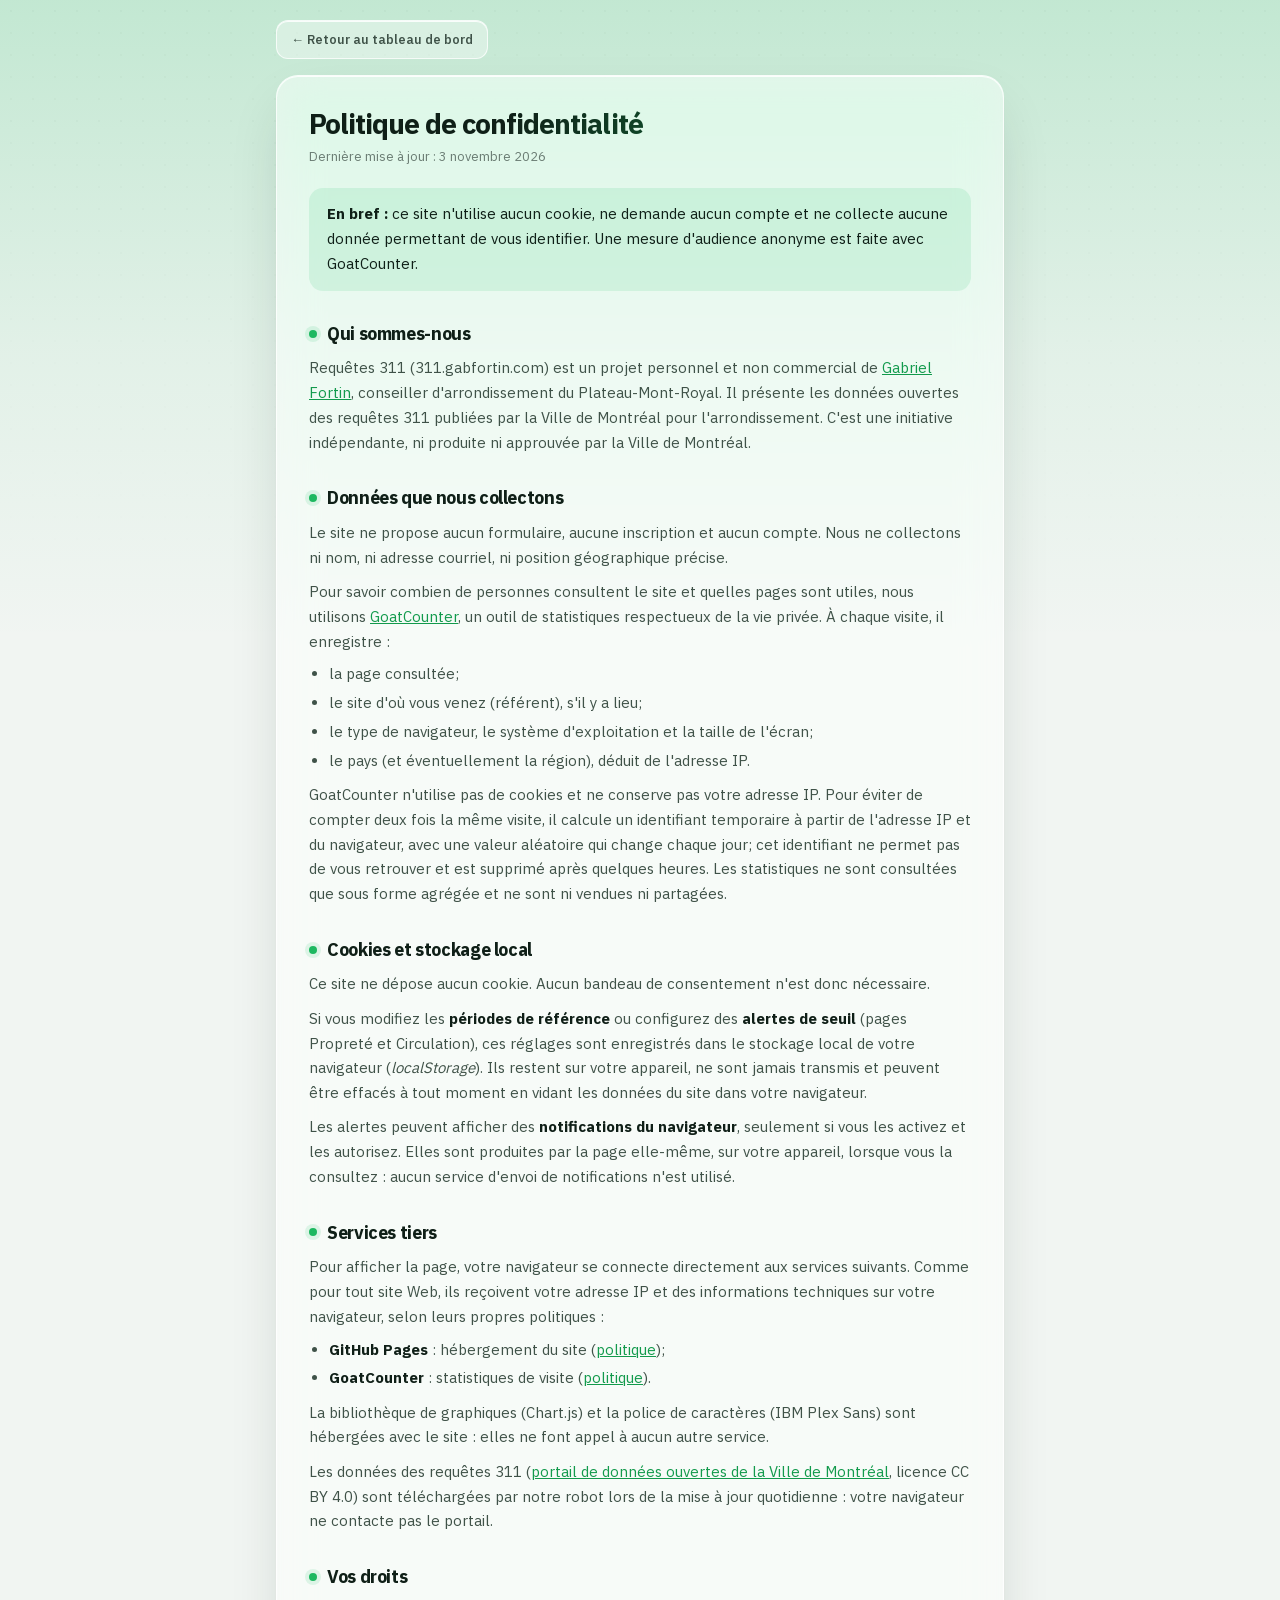
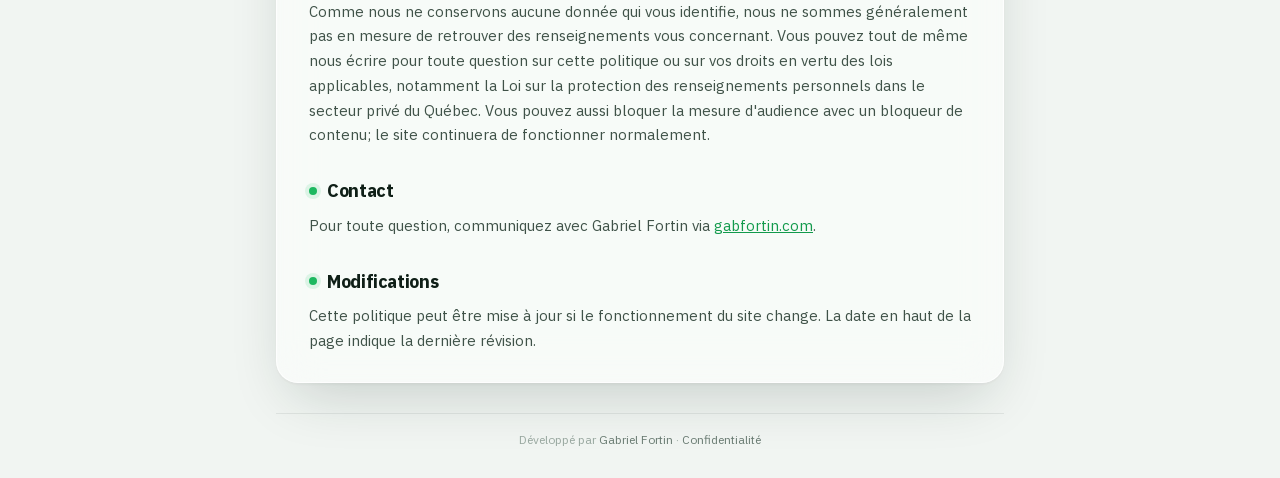
<file: docs/confidentialite.html>
<!DOCTYPE html>
<html lang="fr">
<head>
  <meta charset="UTF-8" />
  <meta name="viewport" content="width=device-width, initial-scale=1.0" />
  <title>Politique de confidentialité — Requêtes 311</title>
  <link rel="icon" type="image/svg+xml" href="favicon.svg" />
  <link rel="icon" type="image/png" href="favicon.png" />
  <link rel="apple-touch-icon" href="apple-touch-icon.png" />
  <meta name="description" content="Politique de confidentialité du tableau de bord Requêtes 311 du Plateau-Mont-Royal : aucun cookie, aucun compte, mesure d'audience anonyme.">
  <link rel="canonical" href="https://311.gabfortin.com/confidentialite.html">
  <meta name="author" content="Gabriel Fortin">
  <style>
    *, *::before, *::after { box-sizing: border-box; margin: 0; padding: 0; }
    body { min-height: 100vh; line-height: 1.65; }
    .privacy-wrap { max-width: 760px; margin: 0 auto; padding: 0 1rem; }
    .back {
      display: inline-flex; align-items: center; gap: .35rem;
      margin: 1.25rem 0 1rem; padding: 8px 14px; border-radius: 12px;
      font-size: 13px; font-weight: 550; text-decoration: none;
    }
    .privacy {
      padding: 2rem 2rem 1.75rem; border-radius: 22px;
    }
    .privacy h1 {
      font-size: 28px; font-weight: 800; letter-spacing: -.035em; line-height: 1.15;
      margin-bottom: .35rem;
    }
    .privacy .updated { font-size: 13px; margin-bottom: 1.25rem; }
    .privacy .summary { padding: .9rem 1.1rem; border-radius: 14px; margin-bottom: 1.5rem; font-size: 15px; }
    .privacy h2 { font-size: 18px; font-weight: 700; letter-spacing: -.02em; margin: 1.75rem 0 .5rem; }
    .privacy p, .privacy li { font-size: 15px; }
    .privacy p + p { margin-top: .6rem; }
    .privacy ul { margin: .5rem 0 .6rem 1.25rem; }
    .privacy li + li { margin-top: .25rem; }
    @media (max-width: 600px) {
      .privacy { padding: 1.4rem 1.2rem; }
      .privacy h1 { font-size: 24px; }
    }
  </style>
  <link rel="stylesheet" href="glass.css?v=1.4.0" />
  <link rel="stylesheet" href="sobriete.css?v=1.4.0" />
  <style>
    .back { color: var(--text-2); background: var(--glass-soft); border: 1px solid var(--glass-border); box-shadow: var(--inner); }
    .back:hover { color: var(--text); background: var(--glass-strong); }
    .privacy {
      background: var(--glass); border: 1px solid var(--glass-border);
      -webkit-backdrop-filter: var(--blur); backdrop-filter: var(--blur);
      box-shadow: var(--shadow-lg), var(--inner);
      color: var(--text-2);
    }
    .privacy h1 { background: var(--title-grad); -webkit-background-clip: text; background-clip: text; color: transparent; }
    .privacy h2 { color: var(--text); display: flex; align-items: center; gap: 10px; }
    .privacy h2::before {
      content: ""; flex-shrink: 0; width: 8px; height: 8px; border-radius: 50%;
      background: var(--accent); box-shadow: 0 0 0 4px var(--accent-soft);
    }
    .privacy .updated { color: var(--muted); }
    .privacy .summary { background: var(--accent-soft); color: var(--text); }
    .privacy strong { color: var(--text); }
    .privacy a { color: var(--accent-strong); }
  </style>
  <script>window.goatcounter = {path: function(p) { return location.host + p }}</script>
  <script data-goatcounter="https://gabfortin.goatcounter.com/count" async src="//gc.zgo.at/count.js"></script>
</head>
<body>

<div class="privacy-wrap">
  <a class="back" href="./">← Retour au tableau de bord</a>

  <main class="privacy">
    <h1>Politique de confidentialité</h1>
    <p class="updated">Dernière mise à jour : 3 novembre 2026</p>

    <p class="summary"><strong>En bref :</strong> ce site n'utilise aucun cookie, ne demande aucun compte et ne collecte aucune donnée permettant de vous identifier. Une mesure d'audience anonyme est faite avec GoatCounter.</p>

    <h2>Qui sommes-nous</h2>
    <p>Requêtes 311 (311.gabfortin.com) est un projet personnel et non commercial de <a href="https://gabfortin.com" target="_blank" rel="noopener">Gabriel Fortin</a>, conseiller d'arrondissement du Plateau-Mont-Royal. Il présente les données ouvertes des requêtes 311 publiées par la Ville de Montréal pour l'arrondissement. C'est une initiative indépendante, ni produite ni approuvée par la Ville de Montréal.</p>

    <h2>Données que nous collectons</h2>
    <p>Le site ne propose aucun formulaire, aucune inscription et aucun compte. Nous ne collectons ni nom, ni adresse courriel, ni position géographique précise.</p>
    <p>Pour savoir combien de personnes consultent le site et quelles pages sont utiles, nous utilisons <a href="https://www.goatcounter.com" target="_blank" rel="noopener">GoatCounter</a>, un outil de statistiques respectueux de la vie privée. À chaque visite, il enregistre :</p>
    <ul>
      <li>la page consultée;</li>
      <li>le site d'où vous venez (référent), s'il y a lieu;</li>
      <li>le type de navigateur, le système d'exploitation et la taille de l'écran;</li>
      <li>le pays (et éventuellement la région), déduit de l'adresse IP.</li>
    </ul>
    <p>GoatCounter n'utilise pas de cookies et ne conserve pas votre adresse IP. Pour éviter de compter deux fois la même visite, il calcule un identifiant temporaire à partir de l'adresse IP et du navigateur, avec une valeur aléatoire qui change chaque jour; cet identifiant ne permet pas de vous retrouver et est supprimé après quelques heures. Les statistiques ne sont consultées que sous forme agrégée et ne sont ni vendues ni partagées.</p>

    <h2>Cookies et stockage local</h2>
    <p>Ce site ne dépose aucun cookie. Aucun bandeau de consentement n'est donc nécessaire.</p>
    <p>Si vous modifiez les <strong>périodes de référence</strong> ou configurez des <strong>alertes de seuil</strong> (pages Propreté et Circulation), ces réglages sont enregistrés dans le stockage local de votre navigateur (<em>localStorage</em>). Ils restent sur votre appareil, ne sont jamais transmis et peuvent être effacés à tout moment en vidant les données du site dans votre navigateur.</p>
    <p>Les alertes peuvent afficher des <strong>notifications du navigateur</strong>, seulement si vous les activez et les autorisez. Elles sont produites par la page elle-même, sur votre appareil, lorsque vous la consultez : aucun service d'envoi de notifications n'est utilisé.</p>

    <h2>Services tiers</h2>
    <p>Pour afficher la page, votre navigateur se connecte directement aux services suivants. Comme pour tout site Web, ils reçoivent votre adresse IP et des informations techniques sur votre navigateur, selon leurs propres politiques :</p>
    <ul>
      <li><strong>GitHub Pages</strong> : hébergement du site (<a href="https://docs.github.com/fr/site-policy/privacy-policies/github-general-privacy-statement" target="_blank" rel="noopener">politique</a>);</li>
      <li><strong>GoatCounter</strong> : statistiques de visite (<a href="https://www.goatcounter.com/help/privacy" target="_blank" rel="noopener">politique</a>).</li>
    </ul>
    <p>La bibliothèque de graphiques (Chart.js) et la police de caractères (IBM Plex Sans) sont hébergées avec le site : elles ne font appel à aucun autre service.</p>
    <p>Les données des requêtes 311 (<a href="https://donnees.montreal.ca/dataset/requete-311" target="_blank" rel="noopener">portail de données ouvertes de la Ville de Montréal</a>, licence CC BY 4.0) sont téléchargées par notre robot lors de la mise à jour quotidienne : votre navigateur ne contacte pas le portail.</p>

    <h2>Vos droits</h2>
    <p>Comme nous ne conservons aucune donnée qui vous identifie, nous ne sommes généralement pas en mesure de retrouver des renseignements vous concernant. Vous pouvez tout de même nous écrire pour toute question sur cette politique ou sur vos droits en vertu des lois applicables, notamment la Loi sur la protection des renseignements personnels dans le secteur privé du Québec. Vous pouvez aussi bloquer la mesure d'audience avec un bloqueur de contenu; le site continuera de fonctionner normalement.</p>

    <h2>Contact</h2>
    <p>Pour toute question, communiquez avec Gabriel Fortin via <a href="https://gabfortin.com" target="_blank" rel="noopener">gabfortin.com</a>.</p>

    <h2>Modifications</h2>
    <p>Cette politique peut être mise à jour si le fonctionnement du site change. La date en haut de la page indique la dernière révision.</p>
  </main>

  <footer class="app-footer">
    <p>Développé par <a href="https://gabfortin.com" target="_blank" rel="noopener">Gabriel Fortin</a> · <a href="confidentialite.html" aria-current="page">Confidentialité</a></p>
  </footer>
</div>

</body>
</html>
</file>
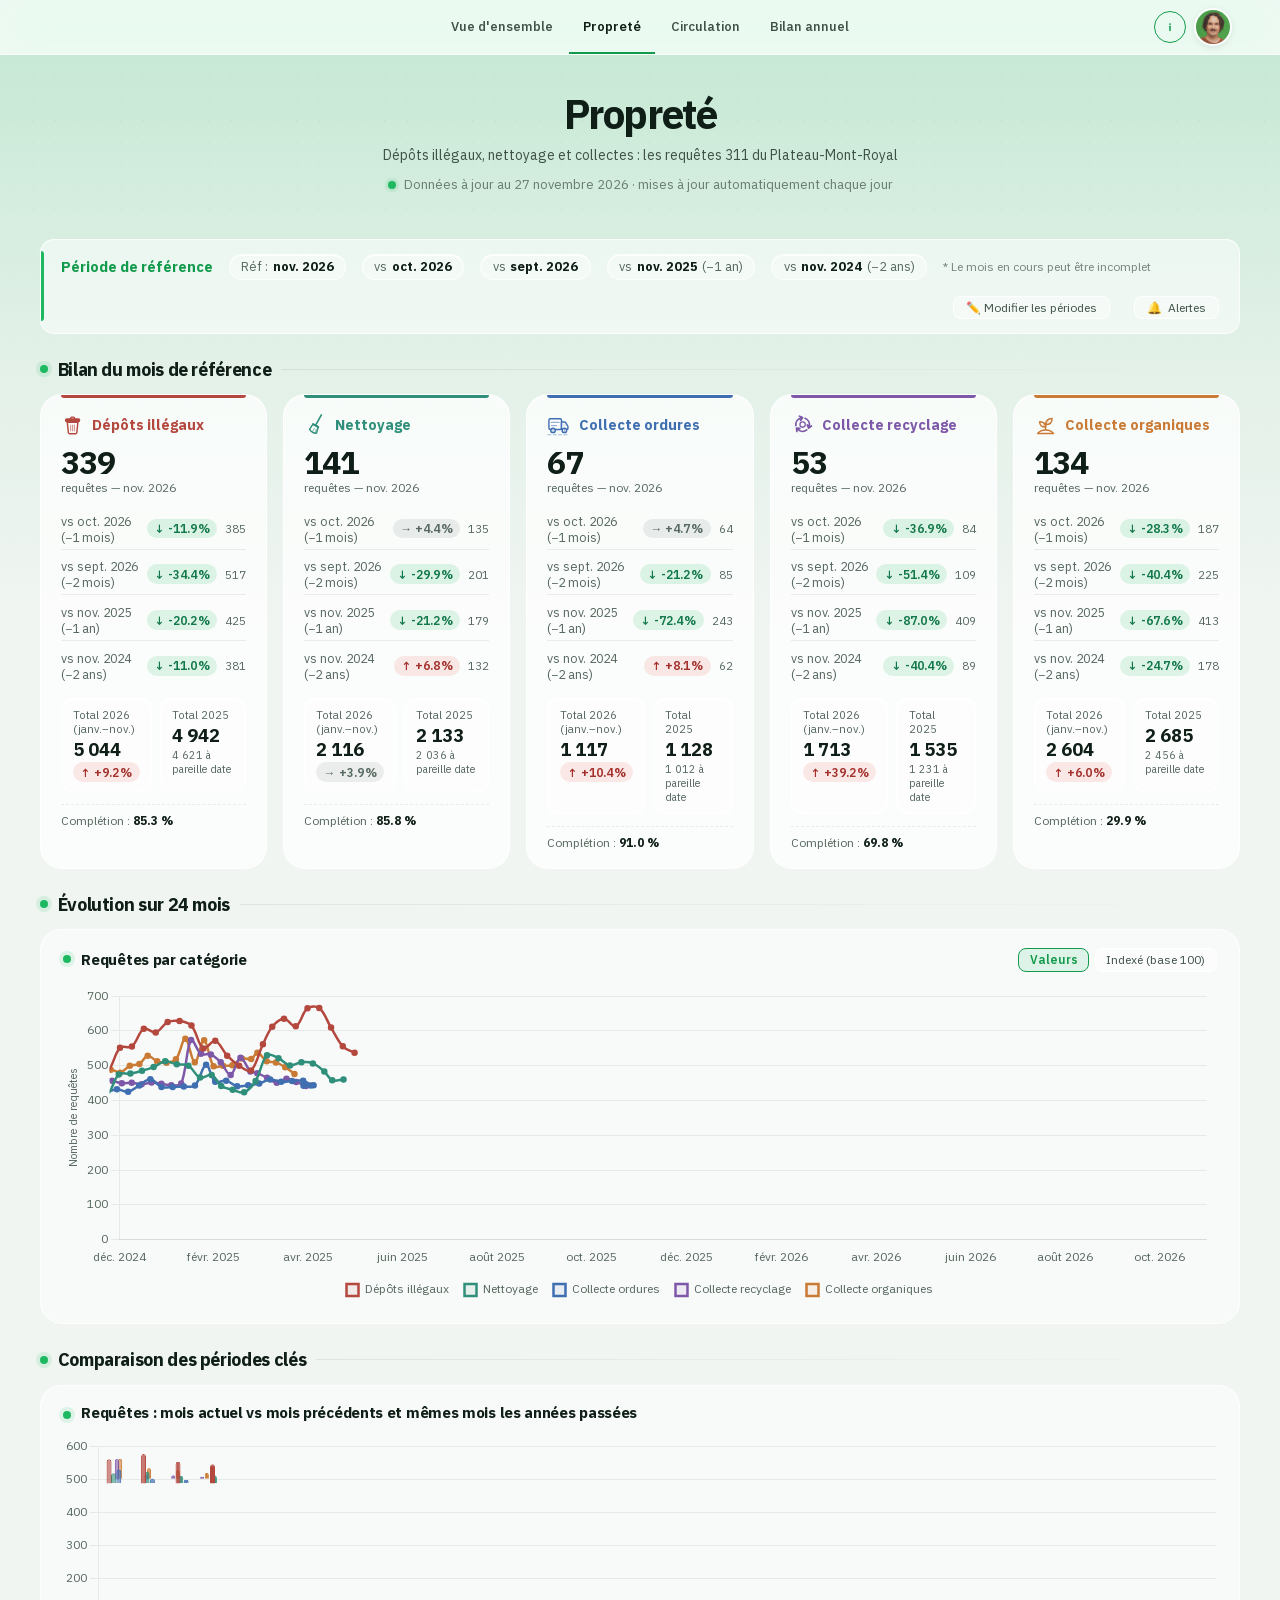
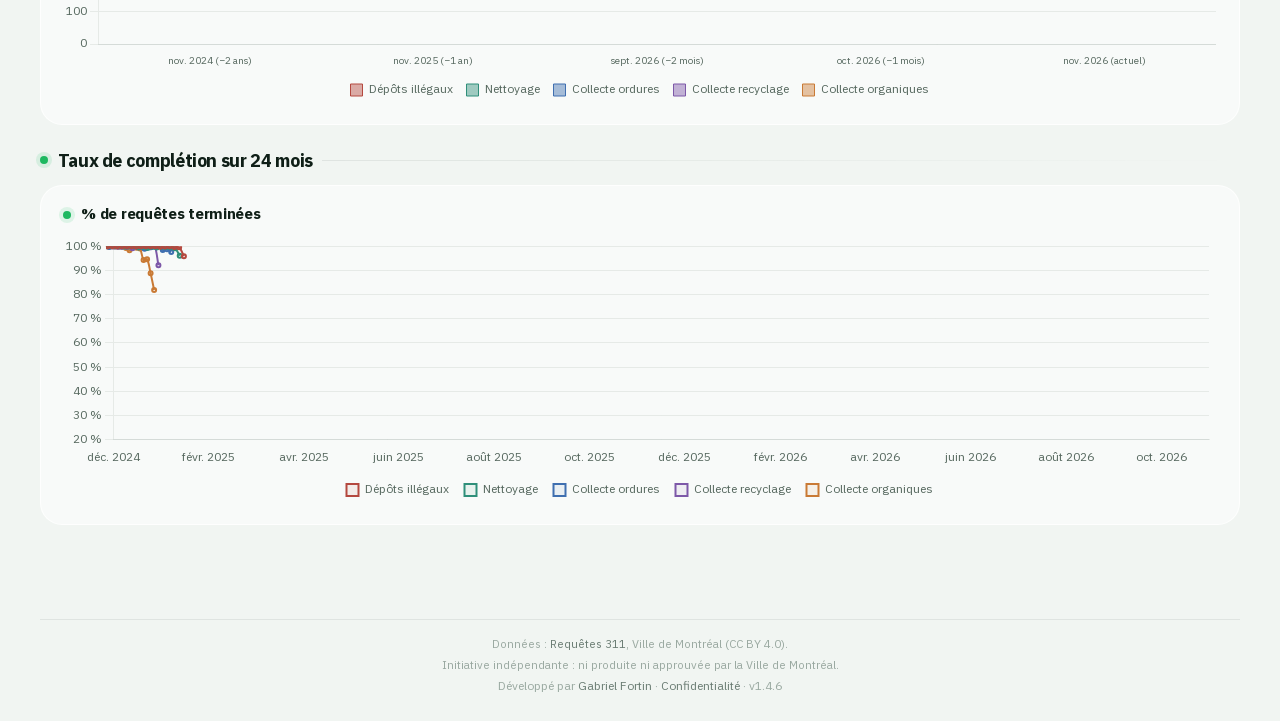
<file: docs/proprete.html>
<!DOCTYPE html>
<html lang="fr">
<head>
  <meta charset="UTF-8" />
  <meta name="viewport" content="width=device-width, initial-scale=1.0" />
  <title>Propreté — Le Plateau-Mont-Royal</title>
  <meta name="description" content="Requêtes adressées au 311 de la Ville de Montréal pour le Plateau-Mont-Royal depuis 2022 : évolution, propreté, circulation. Données ouvertes mises à jour chaque jour." />
  <link rel="icon" type="image/svg+xml" href="favicon.svg" />
  <link rel="icon" type="image/png" href="favicon.png" />
  <link rel="apple-touch-icon" href="apple-touch-icon.png" />
  <script src="vendor/chartjs/chart.umd.min.js?v=1.4.0"></script>
  <script src="chargement.js?v=1.4.0"></script>
  <script src="chart-theme.js?v=1.4.0"></script>
  <script src="version.js?v=1.4.0"></script>
  <script src="icones.js?v=1.4.0"></script>
  <link rel="stylesheet" href="categorie.css?v=1.4.0" />
  <link rel="stylesheet" href="chargement.css?v=1.4.0" />
  <link rel="stylesheet" href="chargement-fiches.css?v=1.4.0" />
  <link rel="stylesheet" href="glass.css?v=1.4.0" />
  <link rel="stylesheet" href="sobriete.css?v=1.4.0" />
  <script>window.goatcounter = {path: function(p) { return location.host + p }}</script>
  <script data-goatcounter="https://gabfortin.goatcounter.com/count" async src="//gc.zgo.at/count.js"></script>
</head>
<body>

<!-- Écran d'attente : base commune chargement.css (outils/communs/), scène chargement-fiches.css -->
<div id="loading" class="ch ch-voile ch-fiches" role="status" aria-live="polite">
  <div class="ch-carte">
    <div class="ch-scene" aria-hidden="true"><span class="f-tel">☎</span><span class="f-casier"></span><span class="f-fiche f-1"></span><span class="f-fiche f-2"></span><span class="f-fiche f-3"></span><span class="f-onde"></span><span class="f-tampon">311</span></div>
    <div class="ch-texte">
      <p class="ch-titre">Chargement des requêtes 311…</p>
      <p class="ch-detail">Propreté</p>
      <span class="ch-barre" aria-hidden="true"><i></i></span>
    </div>
  </div>
</div>

<div class="topbar">
<header>
  <a class="marque" href="index.html" aria-label="Requêtes 311"><span class="brand-texte">Requêtes 311</span></a>
  <nav class="tabs" aria-label="Sections">
    <a class="tab" href="index.html"><span class="tab-long">Vue d'ensemble</span><span class="tab-court">Aperçu</span></a>
    <a class="tab active" href="proprete.html" aria-current="page">Propreté</a>
    <a class="tab" href="circulation.html">Circulation</a>
    <a class="tab" href="annee.html"><span class="tab-long">Bilan annuel</span><span class="tab-court">Bilan</span></a>
  </nav>
  <div class="topbar-droite">
    <button type="button" class="gf-info-btn" id="gfInfoBtn" aria-label="À propos de ce site" aria-haspopup="dialog" aria-controls="gfInfoOverlay" title="À propos">
      <svg viewBox="0 0 24 24" fill="none" aria-hidden="true"><circle cx="12" cy="7.6" r="1.4" fill="currentColor"/><path d="M12 11v6.2" stroke="currentColor" stroke-width="2.3" stroke-linecap="round"/></svg>
    </button>
    <a class="topbar-profile" href="https://gabfortin.com" target="_blank" rel="noopener" title="gabfortin.com">
      <span class="topbar-profile-name">gabfortin.com</span>
      <img src="img/gabriel-fortin.jpg" alt="Gabriel Fortin" width="34" height="34">
    </a>
  </div>
</header>
</div>
<script src="titre-barre.js?v=1.4.0" data-barre=".topbar" data-titre="#entete h1"></script>

<div class="site-header" id="entete">
  <h1>Propreté</h1>
  <p class="subtitle">Dépôts illégaux, nettoyage et collectes : les requêtes 311 du Plateau-Mont-Royal</p>
  <p class="freshness" id="fraicheur"><span>Données à jour au <span id="fraicheur-date">—</span> · mises à jour automatiquement chaque jour</span></p>
</div>

<main>
  <!-- Alert banners (populated by JS when thresholds are crossed) -->
  <div class="alert-banners" id="alert-banners"></div>

  <!-- Period banner -->
  <div class="period-banner" id="period-banner">
    <span class="period-title">Période de référence</span>
    <span class="pb-badges">
      <span class="period-badge" id="pb-ref"></span>
      <span class="period-badge" id="pb-m1"></span>
      <span class="period-badge" id="pb-m2"></span>
      <span class="period-badge" id="pb-y1"></span>
      <span class="period-badge" id="pb-y2"></span>
    </span>
    <span class="pb-selects">
      <span class="pb-sel-group"><label>Réf.</label><select id="sel-ref"></select></span>
      <span class="pb-sel-group"><label>−1 mois</label><select id="sel-m1"></select></span>
      <span class="pb-sel-group"><label>−2 mois</label><select id="sel-m2"></select></span>
      <span class="pb-sel-group"><label>−1 an</label><select id="sel-y1"></select></span>
      <span class="pb-sel-group"><label>−2 ans</label><select id="sel-y2"></select></span>
      <button class="pb-apply-btn" onclick="applyPeriods()">Appliquer</button>
      <button class="pb-reset-btn" onclick="resetPeriods()">↺ Réinitialiser</button>
    </span>
    <span class="period-partial">* Le mois en cours peut être incomplet</span>
    <button class="period-edit-btn" onclick="togglePeriodEdit()">✏️ Modifier les périodes</button>
    <button class="notif-btn" id="notif-btn"><span aria-hidden="true">🔔</span> Alertes<span class="notif-dot"></span></button>
  </div>

  <!-- KPI cards -->
  <div class="section-title">Bilan du mois de référence</div>
  <div class="kpi-grid" id="kpi-grid"></div>

  <!-- Timeline -->
  <div class="section-title">Évolution sur 24 mois</div>
  <div class="chart-card">
    <h3>
      Requêtes par catégorie
      <div class="toggle-group">
        <button class="toggle-btn active" id="btn-abs">Valeurs</button>
        <button class="toggle-btn" id="btn-idx">Indexé (base 100)</button>
      </div>
    </h3>
    <div class="chart-wrap tall"><canvas id="chart-timeline"></canvas></div>
  </div>

  <!-- Period comparison -->
  <div class="section-title">Comparaison des périodes clés</div>
  <div class="chart-card">
    <h3>Requêtes : mois actuel vs mois précédents et mêmes mois les années passées</h3>
    <div class="chart-wrap medium"><canvas id="chart-comparison"></canvas></div>
  </div>

  <!-- Completion rate -->
  <div class="section-title">Taux de complétion sur 24 mois</div>
  <div class="chart-card">
    <h3>% de requêtes terminées</h3>
    <div class="chart-wrap medium"><canvas id="chart-completion"></canvas></div>
  </div>
</main>

<div class="gf-info-overlay" id="gfInfoOverlay">
  <div class="gf-info-panel" role="dialog" aria-modal="true" aria-labelledby="gfInfoTitle">
    <button type="button" class="gf-info-close" id="gfInfoClose" aria-label="Fermer « À propos »">✕</button>
    <h2 id="gfInfoTitle">À propos de ce site</h2>
    <p>Tableau de bord public présentant les requêtes adressées au service 311 de la Ville de Montréal pour l'arrondissement du Plateau-Mont-Royal, de 2022 à aujourd'hui.</p>
    <ul>
      <li><strong>Vue d'ensemble</strong> : évolution mensuelle, statuts, principales activités, canaux de contact, répartition horaire et hebdomadaire.</li>
      <li><strong>Propreté</strong> : suivi mensuel de cinq catégories, dont les dépôts illégaux et les collectes.</li>
      <li><strong>Circulation</strong> : suivi mensuel de six catégories, des feux de circulation aux aménagements cyclables.</li>
      <li><strong>Bilan annuel</strong> : l'année en cours comparée à la même période de l'année précédente.</li>
    </ul>
    <p><strong>Données :</strong> <a href="https://donnees.montreal.ca/dataset/requete-311" target="_blank" rel="noopener">Requêtes 311</a>, Ville de Montréal (CC BY 4.0), mises à jour chaque jour. Dernière mise à jour : <span data-copie-de="fraicheur-date">—</span>.</p>
    <p><strong>Initiative indépendante</strong> : ni produite ni approuvée par la Ville de Montréal.</p>
    <p>Développé par <a href="https://gabfortin.com" target="_blank" rel="noopener">Gabriel Fortin</a> · <a href="confidentialite.html">Confidentialité</a></p>
  </div>
</div>

<footer class="app-footer">
  <p class="app-footer-meta">Données : <a href="https://donnees.montreal.ca/dataset/requete-311" target="_blank" rel="noopener">Requêtes 311</a>, Ville de Montréal (CC BY 4.0).</p>
  <p class="app-footer-meta">Initiative indépendante : ni produite ni approuvée par la Ville de Montréal.</p>
  <p>Développé par <a href="https://gabfortin.com" target="_blank" rel="noopener">Gabriel Fortin</a> · <a href="confidentialite.html">Confidentialité</a> · v<span id="app-version">—</span></p>
</footer>

<!-- ── Notification settings modal ───────────────────────────────────────── -->
<div class="modal-overlay" id="notif-modal" onclick="if(event.target===this)closeModal()">
  <div class="modal">
    <div class="modal-header">
      <h2>🔔 Alertes de seuil</h2>
      <button class="modal-close" onclick="closeModal()">✕</button>
    </div>
    <div class="modal-body" id="modal-body"><!-- generated by JS --></div>
    <div class="modal-footer">
      <button class="btn-test btn" id="btn-test-notif">Tester une notif</button>
      <button class="btn btn-ghost" onclick="closeModal()">Annuler</button>
      <button class="btn btn-primary" id="btn-save-notif">Enregistrer</button>
    </div>
  </div>
</div>

<script>window.DASH = { dataFile: "proprete_data.js", prefix: "PROPRETE", notifKey: "311_notif_v1" };</script>
<script src="categorie.js?v=1.4.0"></script>
<script>
document.getElementById("app-version").textContent = typeof APP_VERSION !== "undefined" ? APP_VERSION : "?";
document.getElementById("fraicheur-date").textContent = typeof DATA_UPDATED_AT !== "undefined" ? new Date(DATA_UPDATED_AT + "T12:00:00").toLocaleDateString("fr-CA", { day: "numeric", month: "long", year: "numeric" }) : "?";
</script>
<script src="apropos.js?v=1.4.0"></script>
</body>
</html>
</file>
<file: docs/chargement.css>
/* ═══════════════════════════════════════════════════════════════════════════
   Animation d'attente « over the top » — base commune (voir chargement.js)
   Modèle unique : ~/Developer/outils/communs/chargement.css.
   Couleurs : jetons --ch-* ci-dessous, à redéfinir au besoin dans la feuille
   du site (ex. .ch { --ch-rgb: 29, 78, 216; } pour le bleu de carte-au).
   La scène (.ch-scene) est dessinée par la feuille du site.
   =========================================================================== */

.ch {
  --ch-rgb: 29, 184, 96;                 /* accent (vert commun) */
  --ch-accent: rgb(var(--ch-rgb));
  --ch-clair: #7cf7b4;                    /* version lumineuse de l'accent */
  --ch-texte: #0f1a14;
  --ch-doux: #5d6b63;
  --ch-fond: rgba(255, 255, 255, .9);
  --ch-voile: rgba(238, 243, 240, .72);
  --ch-taille: 150px;                     /* côté de la scène */
  --ch-p: 0;                              /* progression 0 → 1 (Chargement.progres) */
  font-family: inherit;
  font-feature-settings: normal;          /* « tnum » d'Inter élargit le trait d'union */
}
.ch-voile {
  position: fixed; inset: 0; z-index: 3000;
  display: grid; place-items: center; padding: 16px;
  background: var(--ch-voile);
  -webkit-backdrop-filter: blur(6px) saturate(140%); backdrop-filter: blur(6px) saturate(140%);
  animation: ch-fondu .25s ease both;
}
.ch-flottant {
  position: fixed; left: 50%; top: 50%; z-index: 1400;
  transform: translate(-50%, -50%);
  width: min(520px, calc(100vw - 32px));
  pointer-events: none;
}
.ch-dans { position: relative; }

.ch-carte {
  position: relative; overflow: hidden;
  display: flex; align-items: center; gap: 26px;
  width: min(520px, 100%); box-sizing: border-box;
  padding: 24px 28px;
  border-radius: 24px;
  background: var(--ch-fond);
  -webkit-backdrop-filter: blur(14px) saturate(160%); backdrop-filter: blur(14px) saturate(160%);
  border: 1px solid rgba(var(--ch-rgb), .28);
  box-shadow: 0 0 0 1px rgba(255, 255, 255, .5) inset, 0 24px 60px -18px rgba(var(--ch-rgb), .45), 0 8px 24px -12px rgba(0, 0, 0, .25);
  animation: ch-entree .45s cubic-bezier(.2, .9, .3, 1.3) both;
}
.ch-dans .ch-carte { width: 100%; }
/* Reflet qui traverse la carte */
.ch-carte::after {
  content: ""; position: absolute; inset: 0; pointer-events: none;
  background: linear-gradient(105deg, transparent 35%, rgba(var(--ch-rgb), .12) 50%, transparent 65%);
  background-size: 250% 100%;
  animation: ch-reflet 1.6s linear infinite;
}

/* Scène : la métaphore du site (sa feuille la dessine) */
.ch-scene {
  position: relative; flex: none; overflow: hidden;
  width: var(--ch-taille); height: var(--ch-taille);
  border-radius: 50%;
  background: radial-gradient(circle, rgba(var(--ch-rgb), .16), rgba(var(--ch-rgb), .03) 70%);
  box-shadow: 0 0 0 1px rgba(var(--ch-rgb), .35), 0 0 40px -6px rgba(var(--ch-rgb), .55), inset 0 0 30px rgba(var(--ch-rgb), .18);
  animation: ch-respire 2.4s ease-in-out infinite;
}
.ch-scene > * { position: absolute; }

.ch-texte { flex: 1; min-width: 0; position: relative; z-index: 1; }
.ch-titre {
  margin: 0; font-size: 19px; font-weight: 750; line-height: 1.25;
  background: linear-gradient(90deg, var(--ch-texte) 0%, var(--ch-accent) 25%, var(--ch-clair) 50%, var(--ch-accent) 75%, var(--ch-texte) 100%);
  background-size: 200% auto;
  -webkit-background-clip: text; background-clip: text; color: transparent;
  animation: ch-brille 1.8s linear infinite;
}
.ch-detail {
  margin: 6px 0 0; font-size: 14.5px; color: var(--ch-doux); overflow-wrap: anywhere;
}
.ch-curseur::after { content: "▍"; margin-left: 2px; color: var(--ch-accent); animation: ch-curseur .8s steps(1) infinite; }
.ch-barre {
  display: block; position: relative; overflow: hidden;
  height: 6px; margin-top: 14px; border-radius: 999px;
  background: rgba(var(--ch-rgb), .14);
}
.ch-barre i {
  position: absolute; inset: 0; width: 40%; border-radius: inherit;
  background: linear-gradient(90deg, transparent, var(--ch-accent), var(--ch-clair), var(--ch-accent), transparent);
  box-shadow: 0 0 12px rgba(var(--ch-rgb), .8);
  animation: ch-barre 1.1s cubic-bezier(.6, 0, .4, 1) infinite;
}
/* Vraie progression : la barre se remplit, une étincelle court dessus */
.ch-barre-progres i {
  width: calc(var(--ch-p) * 100%); min-width: 6px;
  background: linear-gradient(90deg, var(--ch-accent), var(--ch-clair));
  transition: width .35s cubic-bezier(.2, .9, .3, 1.1);
  animation: none;
}
.ch-barre-progres i::after {
  content: ""; position: absolute; right: 0; top: -3px; width: 12px; height: 12px; border-radius: 50%;
  background: #fff; box-shadow: 0 0 10px 3px rgba(var(--ch-rgb), .9);
  animation: ch-etincelle .9s ease-in-out infinite;
}
.ch-pourcent { display: block; margin-top: 6px; font-size: 12.5px; font-weight: 700; color: var(--ch-accent); font-variant-numeric: tabular-nums; }

/* Erreur : tout s'arrête, le message reste */
.ch-erreur .ch-scene, .ch-erreur .ch-scene *, .ch-erreur .ch-carte::after, .ch-erreur .ch-barre i { animation: none !important; }
.ch-erreur .ch-titre { background: none; color: #b42318; animation: none; }
.ch-erreur .ch-barre, .ch-erreur .ch-pourcent { display: none; }

/* Sortie */
.ch-sortie .ch-carte { animation: ch-sortie .26s ease-in both; }
.ch-voile.ch-sortie { animation: ch-fondu-sortie .26s ease-in both; }

/* Arrivée du résultat (Chargement.arrivee) */
.ch-arrivee { animation: ch-resultat .5s cubic-bezier(.2, .9, .3, 1.2) both; }
.ch-bloc { animation: ch-bloc .45s cubic-bezier(.2, .9, .3, 1.2) both; }
.ch-bloc-2 { animation-delay: .06s; } .ch-bloc-3 { animation-delay: .12s; } .ch-bloc-4 { animation-delay: .18s; }
.ch-bloc-5 { animation-delay: .24s; } .ch-bloc-6 { animation-delay: .3s; } .ch-bloc-7 { animation-delay: .36s; }
.ch-bloc-8 { animation-delay: .42s; } .ch-bloc-9 { animation-delay: .48s; } .ch-bloc-10 { animation-delay: .54s; }
.ch-bloc-11 { animation-delay: .6s; } .ch-bloc-12 { animation-delay: .66s; }

@keyframes ch-fondu { from { opacity: 0; } }
@keyframes ch-fondu-sortie { to { opacity: 0; } }
@keyframes ch-entree { from { opacity: 0; transform: translateY(12px) scale(.96); } }
@keyframes ch-sortie { to { opacity: 0; transform: translateY(-8px) scale(.97); filter: blur(4px); } }
@keyframes ch-reflet { from { background-position: 150% 0; } to { background-position: -100% 0; } }
@keyframes ch-respire { 50% { box-shadow: 0 0 0 1px rgba(var(--ch-rgb), .5), 0 0 60px -4px rgba(var(--ch-rgb), .8), inset 0 0 30px rgba(var(--ch-rgb), .25); } }
@keyframes ch-brille { to { background-position: -200% center; } }
@keyframes ch-curseur { 50% { opacity: 0; } }
@keyframes ch-barre { from { transform: translateX(-100%); } to { transform: translateX(250%); } }
@keyframes ch-etincelle { 50% { transform: scale(.6); opacity: .6; } }
@keyframes ch-resultat { from { opacity: 0; transform: translateY(16px) scale(.98); filter: blur(6px); } }
@keyframes ch-bloc { from { opacity: 0; transform: translateY(10px); } }

/* Mode sombre */
@media (prefers-color-scheme: dark) {
  :root:not([data-theme="light"]) .ch {
    --ch-texte: #eef4f0; --ch-doux: #a3b3aa;
    --ch-fond: rgba(18, 26, 22, .88); --ch-voile: rgba(8, 12, 10, .66);
  }
  :root:not([data-theme="light"]) .ch-scene { background: radial-gradient(circle, rgba(var(--ch-rgb), .22), rgba(11, 19, 16, .6) 75%); }
  :root:not([data-theme="light"]) .ch-carte { box-shadow: 0 0 0 1px rgba(255, 255, 255, .06) inset, 0 24px 60px -18px rgba(var(--ch-rgb), .5), 0 8px 24px -12px rgba(0, 0, 0, .6); }
}
:root[data-theme="dark"] .ch {
  --ch-texte: #eef4f0; --ch-doux: #a3b3aa;
  --ch-fond: rgba(18, 26, 22, .88); --ch-voile: rgba(8, 12, 10, .66);
}
:root[data-theme="dark"] .ch-scene { background: radial-gradient(circle, rgba(var(--ch-rgb), .22), rgba(11, 19, 16, .6) 75%); }
/* Impression : jamais d'animation d'attente sur papier */
@media print { .ch { display: none !important; } }

/* Mouvement réduit : tout est figé (la scène montre son état final), le texte reste */
@media (prefers-reduced-motion: reduce) {
  .ch, .ch *, .ch *::before, .ch *::after, .ch-carte::after, .ch-arrivee, .ch-bloc { animation: none !important; transition: none !important; }
  .ch-titre { background: none; color: var(--ch-texte); }
  .ch-barre:not(.ch-barre-progres) i { left: 30%; }
}

@media (max-width: 560px) {
  .ch { --ch-taille: 120px; }
  .ch-carte { flex-direction: column; text-align: center; gap: 16px; padding: 22px 20px; }
  .ch-titre { font-size: 17px; }
}
</file>
<file: docs/chargement-fiches.css>
/* ── Scène d’attente « requêtes 311 » (base : chargement.css, modèle outils/communs/) ──
   Le téléphone sonne, des fiches de requête tombent et s'empilent dans le
   casier, un tampon « 311 » frappe et envoie une onde. */
.f-casier {
  left: 18%; right: 18%; bottom: 14%; height: 26%;
  border: 3px solid var(--ch-accent); border-top: 0; border-radius: 0 0 12px 12px;
  background: linear-gradient(180deg, transparent, rgba(var(--ch-rgb), .18));
}
.f-fiche {
  left: 27%; width: 46%; height: 13%; border-radius: 4px;
  background: #fff; box-shadow: 0 2px 6px rgba(0, 0, 0, .18);
  border-left: 5px solid var(--ch-accent);
  animation: f-tombe 2.4s cubic-bezier(.3, 0, .4, 1) infinite;
}
.f-fiche::before, .f-fiche::after {                  /* lignes de texte */
  content: ""; position: absolute; left: 10%; height: 2px; border-radius: 2px; background: rgba(0, 0, 0, .22);
}
.f-fiche::before { top: 32%; width: 60%; } .f-fiche::after { top: 62%; width: 40%; }
.f-1 { bottom: 16%; animation-delay: 0s; }
.f-2 { bottom: 25%; animation-delay: .35s; --f-r: -6deg; }
.f-3 { bottom: 34%; animation-delay: .7s; --f-r: 5deg; }
.f-tampon {
  left: 50%; top: 36%; width: 46px; height: 46px; margin: -23px 0 0 -23px;
  display: grid; place-items: center; border-radius: 50%;
  border: 3px solid #dc2626; color: #dc2626; font: 900 13px/1 inherit; letter-spacing: -.02em;
  transform: rotate(-14deg);
  animation: f-tampon 2.4s cubic-bezier(.2, .9, .3, 1.4) infinite;
}
.f-onde {
  left: 50%; top: 36%; width: 46px; height: 46px; margin: -23px 0 0 -23px; border-radius: 50%;
  border: 2px solid #dc2626; opacity: 0; animation: f-onde 2.4s ease-out infinite;
}
.f-tel {                                            /* combiné qui sonne */
  left: 12%; top: 12%; width: 24px; height: 24px; border-radius: 50%;
  display: grid; place-items: center; font-size: 14px;
  background: var(--ch-accent); color: #fff; box-shadow: 0 0 12px rgba(var(--ch-rgb), .7);
  animation: f-sonne .6s ease-in-out infinite;
}
.f-tel::after { content: ""; position: absolute; inset: -6px; border-radius: 50%; border: 2px solid rgba(var(--ch-rgb), .6); animation: f-onde-tel 1.2s ease-out infinite; }
@keyframes f-tombe {
  0% { transform: translateY(-160%) rotate(var(--f-r, 0deg)) scale(.8); opacity: 0; }
  10% { opacity: 1; }
  30% { transform: translateY(0) rotate(var(--f-r, 0deg)) scaleY(.85); }
  38% { transform: translateY(-14%) rotate(var(--f-r, 0deg)); }
  46%, 88% { transform: translateY(0) rotate(var(--f-r, 0deg)); opacity: 1; }
  100% { transform: translateY(0) rotate(var(--f-r, 0deg)); opacity: 0; }
}
@keyframes f-tampon {
  0%, 52% { transform: rotate(-14deg) scale(2.4); opacity: 0; }
  60% { transform: rotate(-14deg) scale(.92); opacity: 1; }
  66%, 90% { transform: rotate(-14deg) scale(1); opacity: 1; }
  100% { transform: rotate(-14deg) scale(1); opacity: 0; }
}
@keyframes f-onde { 0%, 58% { transform: scale(.6); opacity: 0; } 62% { opacity: .9; } 100% { transform: scale(2.6); opacity: 0; } }
@keyframes f-sonne { 25% { transform: rotate(-16deg); } 75% { transform: rotate(16deg); } }
@keyframes f-onde-tel { from { transform: scale(.8); opacity: 1; } to { transform: scale(1.8); opacity: 0; } }
</file>
<file: docs/glass.css>
/* ═══════════════════════════════════════════════════════════════════════════
   Thème « verre » commun à toutes les pages — calqué sur compteurvelo.com
   (même jetons, même fond, mêmes surfaces), pour que les tableaux de bord de
   Gabriel Fortin aient une seule identité visuelle.

   Chargé APRÈS les styles propres à chaque page : il redéfinit les variables
   et la surface des composants (cartes, onglets, boutons, modales) sans toucher
   à leur mise en page.

   Mode clair / sombre : suit l'appareil (prefers-color-scheme). Toutes les
   couleurs passent par les jetons ci-dessous, y compris celles des graphiques
   (--chart-*, lues par chart-theme.js).
   ═══════════════════════════════════════════════════════════════════════════ */
@import url("fonts/polices.css");   /* polices hébergées sur le site (outils/communs/polices/) */
@import url("fonts/plex-sans.css"); /* IBM Plex Sans, police du style B */

/* ── Jetons : mode clair ─────────────────────────────────────────────────── */
:root {
  color-scheme: light;

  /* Identité compteurvelo.com */
  --accent:        #1DB860;
  --accent-strong: #129a4c;
  --accent-soft:   rgba(29,184,96,.12);
  --accent-ring:   rgba(29,184,96,.22);
  --accent-grad:   linear-gradient(180deg, #24c96b, #149a4f);
  --accent-glow:   0 6px 18px -6px rgba(20,154,79,.6), inset 0 1px 0 rgba(255,255,255,.35);
  --title-grad:    linear-gradient(120deg, #0f1f17 30%, #129a4c 100%);
  --logo-ombre:    0 12px 32px -8px rgba(15,40,28,.35), 0 0 0 1px rgba(255,255,255,.8);

  --text:   #0f1f17;
  --text-2: #3f5248;
  --muted:  #6b7d74;
  --faint:  #9aa9a1;

  --glass:        rgba(255,255,255,.52);
  --glass-strong: rgba(255,255,255,.72);
  --glass-soft:   rgba(255,255,255,.34);
  --glass-border: rgba(255,255,255,.75);
  --glass-solid:  rgba(255,255,255,.92);   /* listes déroulantes, modales */
  --topbar-bg:    rgba(255,255,255,.58);
  --tab-hover:    rgba(255,255,255,.6);
  --tab-active:   #ffffff;
  --tab-active-shadow: 0 2px 8px -2px rgba(15,40,28,.15);
  --hairline:     rgba(15,40,28,.08);
  --avatar-ring:  rgba(255,255,255,.9);
  --switch-off:   rgba(15,40,28,.18);
  --overlay:      rgba(10,22,16,.28);
  --loading-bg:   rgba(238,243,240,.35);

  --blur:      saturate(180%) blur(22px);
  --shadow:    0 1px 1px rgba(15,40,28,.03), 0 10px 36px -8px rgba(15,40,28,.12);
  --shadow-lg: 0 2px 2px rgba(15,40,28,.03), 0 24px 60px -16px rgba(15,40,28,.20);
  --inner:     inset 0 1px 0 rgba(255,255,255,.85);
  --r-lg: 22px; --r-md: 14px; --r-sm: 10px;
  --ease: cubic-bezier(.22,.68,0,1);

  /* Fond « mesh » */
  --page:   #eaf3ee;
  --mesh-1: rgba(29,184,96,.21);
  --mesh-2: rgba(41,171,226,.17);
  --mesh-3: rgba(139,92,246,.10);
  --mesh-4: rgba(250,204,21,.11);
  --mesh-base: linear-gradient(160deg, #f3faf6 0%, #e9f4f1 50%, #eef1f8 100%);
  --dots:   rgba(15,40,28,.07);

  /* États */
  --good:      #12784a; --good-bg: rgba(29,184,96,.14);
  --bad:       #a3302a; --bad-bg:  rgba(220,38,38,.10);

  /* Anciens noms utilisés par les styles de chaque page → nouvelle palette */
  --blue:    var(--accent-strong);
  --blue-lt: var(--accent);
  --green:   #2f8a5c;
  --orange:  #b8662e;
  --red:     #b4483f;
  --bg:      var(--glass-soft);
  --card:    var(--glass);
  --border:  var(--glass-border);
  --line:    var(--hairline);
  --text-lt: #56685f;            /* >= 4.5:1 sur le verre clair */

  /* Graphiques (lus par chart-theme.js) */
  --chart-text:       #56685f;
  --chart-grid:       rgba(15,40,28,.08);
  --chart-accent-rgb: 29,184,96;
  --chart-muted:      #c3cec8;
  --chart-muted-2:    #9aa9a1;
  --chart-estimate:   #e0a526;
  --chart-weekend:    #c97a35;
  --chart-faded:      rgba(15,40,28,.08);
  --chart-arc-border: rgba(255,255,255,.9);
  --chart-point-hover:#ffffff;
}

/* ── Jetons : mode sombre ────────────────────────────────────────────────── */
@media (prefers-color-scheme: dark) {
  :root:not([data-theme="light"]) {
    color-scheme: dark;
    --accent-strong: #3ddc84;
    --accent-soft:   rgba(29,184,96,.18);
    --accent-ring:   rgba(29,184,96,.30);
    --title-grad:    linear-gradient(120deg, #e4eee8 30%, #3ddc84 100%);
    --logo-ombre:    0 12px 32px -8px rgba(0,0,0,.6), 0 0 0 1px rgba(255,255,255,.1);
    --text: #e4eee8; --text-2: #b4c4bb; --muted: #8b9d94; --faint: #6c7e75;
    --glass:        rgba(24,33,29,.62);
    --glass-strong: rgba(34,45,40,.82);
    --glass-soft:   rgba(28,38,34,.48);
    --glass-border: rgba(255,255,255,.08);
    --glass-solid:  rgba(24,33,29,.97);
    --topbar-bg:    rgba(18,26,23,.72);
    --tab-hover:    rgba(255,255,255,.07);
    --tab-active:   rgba(255,255,255,.10);
    --tab-active-shadow: none;
    --hairline:     rgba(255,255,255,.08);
    --avatar-ring:  rgba(255,255,255,.15);
    --switch-off:   rgba(255,255,255,.16);
    --overlay:      rgba(0,0,0,.5);
    --loading-bg:   rgba(8,12,10,.4);
    --shadow:    0 1px 1px rgba(0,0,0,.2), 0 10px 36px -8px rgba(0,0,0,.5);
    --shadow-lg: 0 2px 2px rgba(0,0,0,.2), 0 24px 60px -16px rgba(0,0,0,.6);
    --inner:     inset 0 1px 0 rgba(255,255,255,.05);
    --page:   #0b1310;
    --mesh-1: rgba(29,184,96,.09);
    --mesh-2: rgba(41,171,226,.07);
    --mesh-3: rgba(139,92,246,.06);
    --mesh-4: rgba(250,204,21,.03);
    --mesh-base: linear-gradient(160deg, #0b1411 0%, #0c1416 50%, #10131b 100%);
    --dots:   rgba(255,255,255,.05);
    --good: #6ee7a0; --good-bg: rgba(29,184,96,.16);
    --bad:  #fca5a5; --bad-bg:  rgba(239,68,68,.14);
    --green:  #5cc28f;
    --orange: #e39a5b;
    --red:    #f08a80;
    --text-lt: #9aaca3;
    --chart-text:       #9aaca3;
    --chart-grid:       rgba(255,255,255,.07);
    --chart-muted:      #3c4a44;
    --chart-muted-2:    #6c7e75;
    --chart-estimate:   #f0b84a;
    --chart-weekend:    #e39a5b;
    --chart-faded:      rgba(255,255,255,.08);
    --chart-arc-border: #1b2420;
    --chart-point-hover:#18211d;
  }
}
/* Même bloc, pour un futur bouton de thème (data-theme="dark" sur <html>) */
:root[data-theme="dark"] {
  color-scheme: dark;
  --accent-strong: #3ddc84;
  --accent-soft:   rgba(29,184,96,.18);
  --accent-ring:   rgba(29,184,96,.30);
  --title-grad:    linear-gradient(120deg, #e4eee8 30%, #3ddc84 100%);
  --logo-ombre:    0 12px 32px -8px rgba(0,0,0,.6), 0 0 0 1px rgba(255,255,255,.1);
  --text: #e4eee8; --text-2: #b4c4bb; --muted: #8b9d94; --faint: #6c7e75;
  --glass:        rgba(24,33,29,.62);
  --glass-strong: rgba(34,45,40,.82);
  --glass-soft:   rgba(28,38,34,.48);
  --glass-border: rgba(255,255,255,.08);
  --glass-solid:  rgba(24,33,29,.97);
  --topbar-bg:    rgba(18,26,23,.72);
  --tab-hover:    rgba(255,255,255,.07);
  --tab-active:   rgba(255,255,255,.10);
  --tab-active-shadow: none;
  --hairline:     rgba(255,255,255,.08);
  --avatar-ring:  rgba(255,255,255,.15);
  --switch-off:   rgba(255,255,255,.16);
  --overlay:      rgba(0,0,0,.5);
  --loading-bg:   rgba(8,12,10,.4);
  --shadow:    0 1px 1px rgba(0,0,0,.2), 0 10px 36px -8px rgba(0,0,0,.5);
  --shadow-lg: 0 2px 2px rgba(0,0,0,.2), 0 24px 60px -16px rgba(0,0,0,.6);
  --inner:     inset 0 1px 0 rgba(255,255,255,.05);
  --page:   #0b1310;
  --mesh-1: rgba(29,184,96,.09);
  --mesh-2: rgba(41,171,226,.07);
  --mesh-3: rgba(139,92,246,.06);
  --mesh-4: rgba(250,204,21,.03);
  --mesh-base: linear-gradient(160deg, #0b1411 0%, #0c1416 50%, #10131b 100%);
  --dots:   rgba(255,255,255,.05);
  --good: #6ee7a0; --good-bg: rgba(29,184,96,.16);
  --bad:  #fca5a5; --bad-bg:  rgba(239,68,68,.14);
  --green:  #5cc28f;
  --orange: #e39a5b;
  --red:    #f08a80;
  --text-lt: #9aaca3;
  --chart-text:       #9aaca3;
  --chart-grid:       rgba(255,255,255,.07);
  --chart-muted:      #3c4a44;
  --chart-muted-2:    #6c7e75;
  --chart-estimate:   #f0b84a;
  --chart-weekend:    #e39a5b;
  --chart-faded:      rgba(255,255,255,.08);
  --chart-arc-border: #1b2420;
  --chart-point-hover:#18211d;
}

/* ── Base et fond ────────────────────────────────────────────────────────── */
html { background: var(--page); }
body {
  font-family: "IBM Plex Sans", -apple-system, BlinkMacSystemFont, "Segoe UI", Roboto, sans-serif;
  font-feature-settings: 'tnum';
  -webkit-font-smoothing: antialiased;
  background: transparent;
  color: var(--text);
  position: relative;
}
::selection { background: rgba(29,184,96,.25); }

/* Taches de couleur floues, fixes derrière le verre */
body::before {
  content: ""; position: fixed; inset: -10vmax; z-index: -2; pointer-events: none;
  background:
    radial-gradient(38vmax 38vmax at 12% 8%,  var(--mesh-1), transparent 62%),
    radial-gradient(34vmax 34vmax at 88% 12%, var(--mesh-2), transparent 62%),
    radial-gradient(40vmax 40vmax at 78% 88%, var(--mesh-3), transparent 62%),
    radial-gradient(36vmax 36vmax at 8% 92%,  var(--mesh-4), transparent 62%),
    var(--mesh-base);
  animation: mesh-drift 28s ease-in-out infinite alternate;
}
/* Trame de points, estompée vers le bas */
body::after {
  content: ""; position: fixed; inset: 0; z-index: -1; pointer-events: none;
  opacity: .35;
  background-image: radial-gradient(var(--dots) 1px, transparent 1px);
  background-size: 22px 22px;
  -webkit-mask-image: linear-gradient(to bottom, #000, transparent 70%);
          mask-image: linear-gradient(to bottom, #000, transparent 70%);
}
@keyframes mesh-drift {
  from { transform: translate3d(0, 0, 0) scale(1); }
  to   { transform: translate3d(-2vmax, 1.5vmax, 0) scale(1.06); }
}
@keyframes glass-fade-down { from { opacity: 0; transform: translateY(-14px); } to { opacity: 1; transform: none; } }
@keyframes glass-fade-up   { from { opacity: 0; transform: translateY(16px); }  to { opacity: 1; transform: none; } }

:focus-visible { outline: 2px solid var(--accent); outline-offset: 2px; }

/* ── Surface vitrée partagée ─────────────────────────────────────────────── */
.topbar, .filters, .period-banner,
.card, .kpi, .kpi-card, .chart-card, .alert-banner {
  background: var(--glass);
  -webkit-backdrop-filter: var(--blur);
          backdrop-filter: var(--blur);
  border: 1px solid var(--glass-border);
  box-shadow: var(--shadow), var(--inner);
}
.card, .kpi, .kpi-card, .chart-card { border-radius: var(--r-lg); }

/* ── Barre du haut : marque à gauche, onglets au centre, groupe « i » + photo
   à droite, collés à 8 px (même barre partout, DESIGN-PAGES.md, 19 novembre 2026).
   Téléphone et tablette (≤ 900 px) : marque et groupe en haut, onglets dessous. */
.topbar {
  position: sticky; top: 10px; z-index: 200;
  margin: 10px auto 0; max-width: 1200px; width: calc(100% - 3rem);
  background: var(--topbar-bg);
  border-radius: 18px;
  animation: glass-fade-down .5s var(--ease) both;
}
header, .tabs { background: transparent; border: none; }
header {
  color: var(--text); min-height: 54px; padding: 0 8px 0 10px;
  display: flex; align-items: center; gap: 12px; flex-wrap: nowrap;
}
header .marque {
  flex: 1 1 0; min-width: 0; display: flex; align-items: baseline; padding: 0 10px 0 8px;
  white-space: nowrap; text-decoration: none;
  font-weight: 800; font-size: 15px; letter-spacing: -.02em; color: var(--text);
}
header .topbar-droite { flex: 1 1 0; display: flex; align-items: center; justify-content: flex-end; gap: 8px; }
header .subtitle { opacity: 1; color: var(--text-2); font-weight: 400; font-size: 13px; }

.tabs {
  flex: 0 1 auto; min-width: 0; display: flex; justify-content: center;
  padding: 0; gap: 2px;
  overflow-x: auto; scrollbar-width: none;
}
.tab-court { display: none; }
/* Téléphone (comme compteur-velo) : une seule rangée, sans le nom ; libellés courts */
@media (max-width: 767px) {
  header { gap: 6px; padding: 0 6px; }
  header .marque { display: none; }
  .tabs { flex: 1 1 auto; justify-content: flex-start; }
  header .topbar-droite { flex: 0 0 auto; gap: 6px; }
  .tab-long { display: none; }
  .tab-court { display: inline; }
}

/* ── En-tête de page (comme compteur-velo) : logo (vue d'ensemble), grand titre,
   sous-titre, ligne de mise à jour ; le nom de la barre apparaît quand le titre sort ── */
.site-header {
  text-align: center; padding: 36px 16px 26px; max-width: 1200px; margin: 0 auto;
  animation: glass-fade-up .55s var(--ease) both;
}
.site-header .logo-accueil {
  display: block; width: 112px; height: 112px; margin: 0 auto 12px; border-radius: 25px;
  box-shadow: var(--logo-ombre);
}
/* Logo animé ~4 s après l'écran d'attente : animerLogo() (index.html) ajoute .logo-anime,
   cache les fiches du dessin et fait tomber des copies (.fiche-anim) ; le téléphone sonne sans arrêt. */
.logo-anime .fiche:not(.fiche-anim) { visibility: hidden; }
.fiche-anim { transform-box: fill-box; transform-origin: 50% 50%; }
.logo-anime .tel { transform-box: fill-box; transform-origin: 50% 50%; animation: logo-sonne .5s ease-in-out 8; }
.logo-anime .tel-onde { transform-box: fill-box; transform-origin: 50% 50%; animation: logo-onde .5s ease-out 8; }
@keyframes logo-sonne {
  0%, 50%, 100% { transform: rotate(0); }
  8%, 24%, 40% { transform: rotate(-14deg); }
  16%, 32% { transform: rotate(14deg); }
}
@keyframes logo-onde { 0% { transform: scale(.75); opacity: .9; } 70%, 100% { transform: scale(1.25); opacity: 0; } }
@media (prefers-reduced-motion: reduce) {
  .logo-anime .tel, .logo-anime .tel-onde { animation: none; }
}

.site-header h1 {
  font-size: 40px; font-weight: 800; letter-spacing: -.035em; line-height: 1.15; margin: 0 0 8px;
  background: var(--title-grad); -webkit-background-clip: text; background-clip: text; color: transparent;
}
.site-header h1 span { color: inherit; }
.site-header .subtitle { margin: 0; color: var(--text-2); font-size: 14px; line-height: 1.5; }
.site-header .freshness { width: auto; max-width: none; margin: 10px 0 0; padding: 0; }
@media (max-width: 767px) {
  .site-header { padding: 26px 8px 18px; }
  .site-header .logo-accueil { width: 96px; height: 96px; border-radius: 21px; }
  .site-header h1 { font-size: 28px; }
  .site-header .subtitle { font-size: 13px; }
}
/* « Alertes » (Propreté, Circulation) : action de la page, à côté de « Modifier les périodes »
   (la barre du haut ne garde que le menu, le « i » et la photo, comme compteur-velo) */
.period-banner .notif-btn { margin-left: 8px; font-size: .75rem; padding: .2rem .75rem; }
.period-banner.editing .notif-btn { margin-left: auto; }
.tabs::-webkit-scrollbar { display: none; }
.tab {
  border: none; border-radius: 12px;
  padding: 8px 14px;
  font-size: 13px; font-weight: 550;
  color: var(--text-2);
  transition: background .25s, color .25s, box-shadow .25s;
}
.tab:hover { background: var(--tab-hover); color: var(--text); }
.tab.active {
  background: var(--tab-active); color: var(--accent-strong); font-weight: 600;
  border: none; box-shadow: var(--tab-active-shadow);
}
/* Téléphone : onglets plus serrés pour que les quatre tiennent à côté du « i » et de la photo */
@media (max-width: 767px) { .tab { padding: 7px 9px; font-size: 12.5px; } }
@media (max-width: 420px) { .tab { padding: 7px 6px; } }

/* ── Contenu ─────────────────────────────────────────────────────────────── */
/* Même largeur que la barre (1 200 px de contenu) : main a 1,5 rem de marge de chaque côté */
main { max-width: calc(1200px + 3rem) !important; padding-top: .25rem; animation: glass-fade-up .55s .08s var(--ease) both; }
.filters + main { padding-top: 1rem; }   /* vue d'ensemble : air entre les filtres et les cartes */
.filters {
  max-width: 1200px; width: calc(100% - 3rem);
  margin: 1rem auto 0; border-radius: var(--r-lg);
  box-shadow: var(--shadow-lg), var(--inner);
  /* Le verre crée un contexte d'empilement : on garde la barre de filtres
     (et sa liste d'autocomplétion) au-dessus des cartes qui suivent. */
  position: relative; z-index: 150;
}
.filter-label,
.kpi .kpi-label,
.pb-sel-group label,
.alert-field label {
  color: var(--muted); font-size: .68rem; font-weight: 600;
  text-transform: uppercase; letter-spacing: .08em;
}

/* Titres de cartes et de sections : pastille verte, comme les h2 de compteurvelo */
.card h3, .chart-card h3 {
  position: relative; padding-left: 18px;
  font-size: 15px; font-weight: 700; letter-spacing: -.02em;
  text-transform: none; color: var(--text);
}
.card h3::before, .chart-card h3::before {
  content: ""; position: absolute; left: 0; top: .5em;
  width: 8px; height: 8px; border-radius: 50%;
  background: var(--accent); box-shadow: 0 0 0 4px var(--accent-soft);
}
.section-title {
  font-size: 18px; font-weight: 700; letter-spacing: -.02em;
  text-transform: none; color: var(--text);
}
.section-title::before {
  content: ""; flex-shrink: 0;
  width: 8px; height: 8px; border-radius: 50%;
  background: var(--accent); box-shadow: 0 0 0 4px var(--accent-soft);
}
.section-title::after { background: linear-gradient(90deg, var(--hairline), transparent); }

/* ── Indicateurs ─────────────────────────────────────────────────────────── */
.kpi { transition: transform .25s var(--ease), box-shadow .25s, background .25s; }
.kpi:hover { transform: translateY(-2px); background: var(--glass-strong); box-shadow: var(--shadow-lg), var(--inner); }
.kpi .kpi-value { font-weight: 750; letter-spacing: -.02em; color: var(--accent-strong); }
.kpi.green  .kpi-value { color: var(--green); }
.kpi.orange .kpi-value { color: var(--orange); }
.kpi .kpi-sub { color: var(--text-lt); }

/* Cartes par catégorie : halo teinté de la couleur de la catégorie */
.kpi-card {
  position: relative; overflow: hidden;
  border-top: 1px solid var(--glass-border);
  background:
    radial-gradient(120% 80% at 0% 0%,
      color-mix(in srgb, var(--cat-color, var(--accent)) 12%, transparent), transparent 60%),
    var(--glass);
}
.kpi-card::before {
  content: ""; position: absolute; left: 1.25rem; right: 1.25rem; top: 0; height: 3px;
  border-radius: 0 0 4px 4px;
  background: var(--cat-color, var(--accent));
}
.kpi-icon {
  display: inline-grid; place-items: center;
  width: 2.1rem; height: 2.1rem; border-radius: 12px;
  background: color-mix(in srgb, var(--cat-color, var(--accent)) 14%, var(--glass-strong));
  border: 1px solid var(--glass-border);
  font-size: 1.1rem;
}
.kpi-main { letter-spacing: -.03em; font-weight: 800; color: var(--text); }
.kpi-comp-row { border-bottom-color: var(--hairline); }
.kpi-completion { border-top-color: var(--hairline); }
.kpi-completion strong, .kpi-year-val, .period-badge strong { color: var(--text); }
.kpi-year { background: var(--glass-soft); border-color: var(--glass-border); box-shadow: var(--inner); }

.trend.better  { background: var(--good-bg); color: var(--good); }
.trend.worse   { background: var(--bad-bg);  color: var(--bad); }
.trend.neutral { background: var(--hairline); color: var(--text-lt); }

/* ── Bandeau de période ──────────────────────────────────────────────────── */
.period-banner {
  border-radius: var(--r-md);
  border-left: 1px solid var(--glass-border);
  position: relative; overflow: hidden;
}
.period-banner::before {
  content: ""; position: absolute; left: 0; top: .7rem; bottom: .7rem; width: 3px;
  border-radius: 0 3px 3px 0;
  background: var(--accent);
}
.period-banner .period-title { color: var(--accent-strong); }

/* ── Pastilles, boutons, champs (style des boutons de période de compteurvelo) */
.period-badge, .alert-cur-val {
  background: var(--glass-soft); border: 1px solid var(--glass-border);
  color: var(--text-lt); box-shadow: var(--inner);
}
.filter-btn, .toggle-btn, .period-edit-btn, .pb-reset-btn, .btn-ghost, .btn-test, .notif-btn {
  font-family: inherit;
  background: var(--glass-soft);
  border: 1px solid var(--glass-border);
  color: var(--text-2);
  box-shadow: 0 1px 2px rgba(15,40,28,.04), var(--inner);
  transition: background .2s, color .2s, box-shadow .25s, transform .2s var(--ease), border-color .2s;
}
.filter-btn:hover, .toggle-btn:hover, .period-edit-btn:hover, .pb-reset-btn:hover,
.btn-ghost:hover, .btn-test:hover, .notif-btn:hover {
  background: var(--glass-strong); color: var(--text); border-color: var(--glass-border);
}
.filter-btn:active, .toggle-btn:active, .btn:active { transform: scale(.97); }

.filter-btn.active, .toggle-btn.active, .btn-primary, .pb-apply-btn, .acti-chip {
  background: var(--accent-grad);
  color: #fff;
  border-color: rgba(255,255,255,.35);
  box-shadow: var(--accent-glow);
}
.btn-primary:hover, .pb-apply-btn:hover { filter: brightness(1.06); background: var(--accent-grad); }
/* Les natures gardent leur couleur de données */
.filter-btn[data-nature="Requete"].active     { background: linear-gradient(180deg, #4b7cc0, #36639f); box-shadow: 0 6px 18px -6px rgba(54,99,159,.55), inset 0 1px 0 rgba(255,255,255,.3); }
.filter-btn[data-nature="Plainte"].active     { background: linear-gradient(180deg, #c45a50, #a53f37); box-shadow: 0 6px 18px -6px rgba(165,63,55,.55), inset 0 1px 0 rgba(255,255,255,.3); }
.filter-btn[data-nature="Commentaire"].active { background: linear-gradient(180deg, #24c96b, #149a4f); }
.acti-chip button { color: rgba(255,255,255,.8); }

#acti-input, .pb-sel-group select, .alert-field select, .alert-field input[type="number"] {
  font-family: inherit;
  background: var(--glass-strong);
  border: 1px solid var(--glass-border);
  color: var(--text);
  box-shadow: 0 1px 2px rgba(15,40,28,.05), var(--inner);
  transition: border-color .2s, box-shadow .2s, background .2s;
}
#acti-input::placeholder { color: var(--faint); }
#acti-input:focus, .pb-sel-group select:focus,
.alert-field select:focus, .alert-field input:focus {
  border-color: rgba(29,184,96,.55);
  box-shadow: 0 0 0 4px var(--accent-ring);
}

.notif-dot { background: #ef4444; }

/* ── Listes déroulantes, bannières, modales ─────────────────────────────── */
#acti-dropdown {
  background: var(--glass-solid);
  -webkit-backdrop-filter: var(--blur); backdrop-filter: var(--blur);
  border: 1px solid var(--glass-border); border-radius: var(--r-md);
  box-shadow: var(--shadow-lg);
}
.acti-item { border-bottom-color: var(--hairline); }
.acti-item:hover { background: var(--accent-soft); }

.alert-banner {
  background: color-mix(in srgb, var(--cat-color, var(--red)) 9%, var(--glass));
  border-left: 1px solid var(--glass-border); border-radius: var(--r-md);
  color: var(--text);
}
.alert-close { color: var(--muted); }

.modal-overlay {
  background: var(--overlay);
  -webkit-backdrop-filter: blur(6px); backdrop-filter: blur(6px);
}
.modal {
  background: var(--glass-solid);
  -webkit-backdrop-filter: blur(28px) saturate(180%); backdrop-filter: blur(28px) saturate(180%);
  border: 1px solid var(--glass-border); border-radius: 24px;
  box-shadow: var(--shadow-lg);
  color: var(--text);
}
.modal-header, .modal-footer { background: var(--glass-solid); border-color: var(--hairline); }
.modal-header { border-radius: 24px 24px 0 0; }
.modal-footer { border-radius: 0 0 24px 24px; }
.modal-close {
  width: 32px; height: 32px; border-radius: 50%;
  display: inline-grid; place-items: center;
  background: var(--glass-strong); border: 1px solid var(--glass-border);
  color: var(--text); transition: transform .2s var(--ease), background .2s;
}
.modal-close:hover { transform: scale(1.06); }
.alert-card { border: 1px solid var(--glass-border); border-radius: var(--r-md); background: var(--glass-soft); }
.alert-card-header { background: color-mix(in srgb, var(--cat-color, var(--accent)) 8%, var(--glass-soft)); }
.notif-note { background: var(--glass-soft); border: 1px solid var(--glass-border); color: var(--text-lt); }
.toggle-track { background: var(--switch-off); }

/* Écran d'attente (#loading) : base commune chargement.css ; ici le fond de la page */
/* Voile léger : la page d'accueil reste visible derrière, sous un flou gaussien doux */
body .gf-don-btn { font-family: inherit; }   /* bouton « Me supporter » (don.js) : police du site */

#loading {
  background: var(--loading-bg);
  -webkit-backdrop-filter: blur(4px) saturate(120%);
          backdrop-filter: blur(4px) saturate(120%);
}

/* ── Signature : pastille profil (barre du haut) et pied de page ────────── */
.topbar-profile {
  display: flex; align-items: center; gap: 8px;
  padding: 2px; border-radius: 999px;
  text-decoration: none; color: var(--text-2);
  font-size: 13px; font-weight: 500;
  transition: color .25s, background .25s;
}
.topbar-profile:hover { color: var(--text); background: var(--tab-hover); }
.topbar-profile img {
  width: 34px; height: 34px; border-radius: 50%; object-fit: cover; display: block; flex-shrink: 0;
  box-shadow: 0 0 0 2px var(--avatar-ring), 0 2px 8px rgba(15,40,28,.15);
  transition: box-shadow .25s;
}
.topbar-profile:hover img { box-shadow: 0 0 0 2px var(--accent), 0 2px 8px rgba(15,40,28,.15); }
/* Barre épurée : photo seule ; « gabfortin.com » reste lu par les lecteurs d'écran */
.topbar-profile-name {
  position: absolute; width: 1px; height: 1px; margin: -1px; padding: 0;
  overflow: hidden; clip: rect(0 0 0 0); white-space: nowrap; border: 0;
}

.app-footer {
  max-width: 1200px; margin: 30px auto 0;
  padding: 16px 10px 28px;
  border-top: 1px solid var(--hairline);
  text-align: center; color: var(--faint); font-size: 12px;
}
.app-footer p { margin: 0; }
.app-footer p + p { margin-top: 6px; }
.app-footer .app-footer-meta { font-size: 11.5px; }
.app-footer a { color: var(--muted); text-decoration: none; transition: color .2s; }
.app-footer a:hover { color: var(--accent-strong); }

/* ── Mobile ─────────────────────────────────────────────────────────────── */
@media (max-width: 700px) {
  .topbar, .filters { width: calc(100% - 1.5rem); }
  .topbar { position: relative; top: 0; margin-top: .5rem; }
  header .subtitle { margin-left: 0; width: 100%; order: 3; font-size: .75rem; }
  .topbar-profile img { width: 30px; height: 30px; }
  .filters { margin-top: .75rem; }
}

@media (prefers-reduced-motion: reduce) {
  body::before { animation: none; }
  .topbar, main { animation: none; }
  .kpi:hover { transform: none; }
}

/* Fraîcheur des données : sous la barre du haut, point vert, centrée (même format que compteurvelo.com).
   La phrase est dans un seul <span> : sinon chaque morceau (texte, date) devient une colonne flex. */
.freshness {
  display: flex; align-items: center; justify-content: center; gap: 8px;
  max-width: 1200px; width: calc(100% - 3rem);
  margin: 14px auto 0; padding: 0 .4rem;
  font-size: 13px; color: var(--muted); text-align: center;
}
.freshness::before {
  content: ""; flex-shrink: 0; width: 8px; height: 8px; border-radius: 50%;
  background: var(--accent); box-shadow: 0 0 0 3px var(--accent-soft);
}
@media (max-width: 700px) { .freshness { width: calc(100% - 1.5rem); font-size: 12px; } }

/* ── Icônes des catégories (icones.js) : dessin dans le style de l'icône du site,
   couleur de la catégorie ; une petite animation au survol de la carte ──────── */
.ico { display: block; width: 1.45rem; height: 1.45rem; overflow: visible; color: var(--cat-color, var(--accent)); }
.ico .f { fill: #fff; }
.ico .t { fill: currentColor; fill-opacity: .16; }
.ico [class^="i-"], .ico [class*=" i-"] { transform-box: fill-box; transform-origin: 50% 50%; }
.alert-ico .ico { width: 1.25rem; height: 1.25rem; }
.alert-cat-icon .ico { width: 1.3rem; height: 1.3rem; }
.ico .i-sac, .ico .i-poussiere, .ico .i-etincelles { opacity: 0; }
.ico .i-rouge, .ico .i-jaune { opacity: .22; }

/* points d'appui (en unités du dessin 48 × 48) */
.ico .i-couvercle { transform-box: view-box; transform-origin: 10px 17px; }
.ico .i-balai     { transform-box: view-box; transform-origin: 36px 4px; }
.ico .i-pousse    { transform-origin: 50% 100%; }
.ico .i-panneau   { transform-box: view-box; transform-origin: 24px 45px; }
.ico .i-cone      { transform-origin: 50% 100%; }
.ico .i-barre     { transform-origin: 50% 100%; }
.ico .i-trophee   { transform-origin: 50% 100%; }
.ico .i-bulle     { transform-box: view-box; transform-origin: 14px 40px; }

:is(.kpi-card, .alert-card, .alert-banner):hover .i-couvercle { animation: ico-couvercle 1.1s ease-in-out; }
:is(.kpi-card, .alert-card, .alert-banner):hover .i-sac       { animation: ico-sac 1.1s ease-in; }
:is(.kpi-card, .alert-card, .alert-banner):hover .i-balai     { animation: ico-balai .9s ease-in-out; }
:is(.kpi-card, .alert-card, .alert-banner):hover .i-poussiere { animation: ico-poussiere .9s ease-out; }
:is(.kpi-card, .alert-card, .alert-banner):hover .i-camion    { animation: ico-cahot .3s ease-in-out 3; }
:is(.kpi-card, .alert-card, .alert-banner):hover .i-roue      { animation: ico-tour .9s linear; }
:is(.kpi-card, .alert-card, .alert-banner):hover .i-route     { animation: ico-defile .9s linear; }
:is(.kpi-card, .alert-card, .alert-banner):hover .i-fleches   { animation: ico-recycle 1s cubic-bezier(.5, 0, .2, 1); }
:is(.kpi-card, .alert-card, .alert-banner):hover .i-pousse    { animation: ico-pousse 1s ease-out; }
:is(.kpi-card, .alert-card, .alert-banner):hover .i-loupe     { animation: ico-loupe 1.2s ease-in-out; }
:is(.kpi-card, .alert-card, .alert-banner):hover .i-vert      { animation: ico-feu-vert 1.8s linear; }
:is(.kpi-card, .alert-card, .alert-banner):hover .i-jaune     { animation: ico-feu-jaune 1.8s linear; }
:is(.kpi-card, .alert-card, .alert-banner):hover .i-rouge     { animation: ico-feu-rouge 1.8s linear; }
:is(.kpi-card, .alert-card, .alert-banner):hover .i-panneau   { animation: ico-oscille 1s ease-in-out; }
:is(.kpi-card, .alert-card, .alert-banner):hover .i-ligne     { animation: ico-ligne .5s linear 2; }
:is(.kpi-card, .alert-card, .alert-banner):hover .i-velo      { animation: ico-avance 1s ease-in-out; }
:is(.kpi-card, .alert-card, .alert-banner):hover .i-velo .i-roue { animation: ico-tour 1s ease-in-out; }
:is(.kpi-card, .alert-card, .alert-banner):hover .i-cone      { animation: ico-saut .8s ease-out; }
:is(.kpi-card, .alert-card, .alert-banner):hover .i-barre     { animation: ico-barre .8s cubic-bezier(.3, 1.4, .5, 1) backwards; }
:is(.kpi-card, .alert-card, .alert-banner):hover .i-barre:nth-of-type(2) { animation-delay: .1s; }
:is(.kpi-card, .alert-card, .alert-banner):hover .i-barre:nth-of-type(3) { animation-delay: .2s; }
:is(.kpi-card, .alert-card, .alert-banner):hover .i-cercle    { animation: ico-pouls .7s ease-out; }
:is(.kpi-card, .alert-card, .alert-banner):hover .i-coche     { animation: ico-trace .6s ease-out; }
:is(.kpi-card, .alert-card, .alert-banner):hover .i-rayons    { animation: ico-clignote .3s steps(1, end) 4; }
:is(.kpi-card, .alert-card, .alert-banner):hover .i-dome      { animation: ico-gyro .3s steps(1, end) 4; }
:is(.kpi-card, .alert-card, .alert-banner):hover .i-bulle     { animation: ico-agite .7s ease-in-out; }
:is(.kpi-card, .alert-card, .alert-banner):hover .i-tel       { animation: ico-sonne .8s ease-in-out; }
:is(.kpi-card, .alert-card, .alert-banner):hover .i-ondes     { animation: ico-ondes .4s steps(1, end) 2; }
:is(.kpi-card, .alert-card, .alert-banner):hover .i-trophee   { animation: ico-saut .8s ease-out; }
:is(.kpi-card, .alert-card, .alert-banner):hover .i-etincelles { animation: ico-etincelles .9s ease-out; }

@keyframes ico-couvercle { 0%, 100% { transform: none; } 25%, 65% { transform: rotate(-32deg); } }
@keyframes ico-sac { 0%, 20% { opacity: 0; transform: translateY(-4px); } 30% { opacity: 1; } 30%, 45% { transform: none; } 62% { opacity: 1; transform: translateY(17px); } 70%, 100% { opacity: 0; transform: translateY(17px); } }
@keyframes ico-balai { 0%, 100% { transform: none; } 30% { transform: rotate(12deg); } 65% { transform: rotate(-7deg); } }
@keyframes ico-poussiere { 0%, 25% { opacity: 0; transform: none; } 50% { opacity: .8; } 100% { opacity: 0; transform: translate(-4px, -3px); } }
@keyframes ico-cahot { 50% { transform: translateY(-1.2px); } }
@keyframes ico-tour { to { transform: rotate(360deg); } }
@keyframes ico-defile { to { stroke-dashoffset: 22; } }
@keyframes ico-recycle { to { transform: rotate(120deg); } }
@keyframes ico-pousse { 0% { transform: scale(.6, .4); } 55% { transform: scale(1.06, 1.12) rotate(4deg); } 80% { transform: rotate(-3deg); } 100% { transform: none; } }
@keyframes ico-loupe { 0%, 100% { transform: none; } 25% { transform: translate(-2.5px, -1.5px) rotate(-6deg); } 60% { transform: translate(2.5px, 1px) rotate(5deg); } }
@keyframes ico-feu-vert  { 0%, 30% { opacity: 1; } 32%, 98% { opacity: .22; } 100% { opacity: 1; } }
@keyframes ico-feu-jaune { 0%, 30% { opacity: .22; } 32%, 55% { opacity: 1; } 57%, 100% { opacity: .22; } }
@keyframes ico-feu-rouge { 0%, 55% { opacity: .22; } 57%, 98% { opacity: 1; } 100% { opacity: .22; } }
@keyframes ico-oscille { 0%, 100% { transform: none; } 20% { transform: rotate(-10deg); } 45% { transform: rotate(7deg); } 70% { transform: rotate(-3deg); } }
@keyframes ico-ligne { to { stroke-dashoffset: -10; } }
@keyframes ico-avance { 0%, 100% { transform: none; } 45% { transform: translateX(3px); } }
@keyframes ico-saut { 0%, 100% { transform: none; } 15% { transform: scale(1.08, .88); } 45% { transform: translateY(-5px) rotate(-4deg); } 75% { transform: scale(1.05, .94); } }
@keyframes ico-barre { from { transform: scaleY(.2); } }
@keyframes ico-pouls { 40% { transform: scale(1.1); } }
@keyframes ico-trace { from { stroke-dashoffset: 1; } to { stroke-dashoffset: 0; } }
@keyframes ico-clignote { 50% { opacity: .15; } }
@keyframes ico-gyro { 0% { fill: currentColor; fill-opacity: .45; } 50% { fill: #fff; fill-opacity: 1; } }
@keyframes ico-agite { 0%, 100% { transform: none; } 15%, 45% { transform: rotate(-8deg); } 30%, 60% { transform: rotate(8deg); } 75% { transform: rotate(-3deg); } }
@keyframes ico-sonne { 0%, 100% { transform: none; } 10%, 30%, 50% { transform: rotate(-14deg); } 20%, 40%, 60% { transform: rotate(14deg); } 70% { transform: none; } }
@keyframes ico-ondes { 50% { opacity: .1; } }
@keyframes ico-etincelles { 0%, 30% { opacity: 0; transform: scale(.3); } 55% { opacity: 1; transform: scale(1.2); } 100% { opacity: 0; transform: scale(.8); } }
@media (prefers-reduced-motion: reduce) {
  .ico * { animation: none !important; }
}

/* Couleurs du bouton « i » et de la modale « À propos » (bloc commun ci-dessous) */
:root {
  --gf-info-1: #1DB860; --gf-info-2: #129a4c; --gf-info-trait: var(--accent-strong);
  --gf-info-fond: var(--glass-solid); --gf-info-bordure: var(--glass-border);
  --gf-info-rayon: var(--r-lg); --gf-info-fermer: var(--glass);
  --gf-info-titre: var(--text); --gf-info-texte: var(--text-2); --gf-info-lien: var(--accent-strong);
}

/* ── Bouton « i » + modale « À propos » ──────────────────────────────────────
   Version sobre (novembre 2026), la même que sur les cartes
   (MAP-DESIGN-SYSTEM.md) : cercle à contour de 1,5 px, fond transparent, sans
   dégradé, ombre, pulsation ni grossissement ; teinte légère au survol.
   Bloc identique dans tous les sites hors cartes ; seules les variables
   --gf-info-* (définies juste au-dessus) changent d'un site à l'autre.
   --gf-info-trait : couleur du contour et du « i » (repli : --gf-info-2) ;
   la faire suivre le mode sombre. Script : apropos.js. */
.gf-info-btn {
  position: relative;
  display: flex; align-items: center; justify-content: center;
  width: 32px; height: 32px; border-radius: 50%; flex-shrink: 0;
  padding: 0;
  border: 1.5px solid currentColor;   /* même épaisseur que « Me soutenir » (don.js) */
  background: transparent;
  color: var(--gf-info-trait, var(--gf-info-2)); cursor: pointer;
  transition: background-color .2s ease;
}
.gf-info-btn svg { width: 16px; height: 16px; }
.gf-info-btn:hover { background: color-mix(in srgb, currentColor 12%, transparent); }
.gf-info-btn:focus-visible { outline: 2px solid currentColor; outline-offset: 3px; }
.gf-info-overlay {
  position: fixed; inset: 0; z-index: 2000;
  background: rgba(10,16,13,.45);
  -webkit-backdrop-filter: blur(8px) saturate(140%); backdrop-filter: blur(8px) saturate(140%);
  display: flex; align-items: center; justify-content: center; padding: 24px;
  opacity: 0; visibility: hidden; pointer-events: none;
  transition: opacity .25s ease, visibility 0s .25s;
}
.gf-info-overlay.open { opacity: 1; visibility: visible; pointer-events: auto; transition: opacity .25s ease, visibility 0s; }
.gf-info-panel {
  position: relative; width: min(480px, 100%); max-height: min(84vh, 680px); overflow-y: auto;
  background: var(--gf-info-fond);
  border: 1px solid var(--gf-info-bordure); border-radius: var(--gf-info-rayon);
  box-shadow: 0 24px 60px -16px rgba(0,0,0,.35);
  padding: 30px 26px 26px; text-align: left;
  transform: scale(.94) translateY(8px); opacity: 0;
  transition: transform .28s cubic-bezier(.22,.68,0,1), opacity .28s cubic-bezier(.22,.68,0,1);
}
.gf-info-overlay.open .gf-info-panel { transform: none; opacity: 1; }
.gf-info-panel h2 {
  display: block; margin: 0 0 12px; padding-right: 36px;
  font-size: 1.25rem; font-weight: 800; letter-spacing: -.01em; line-height: 1.25; color: var(--gf-info-titre);
}
.gf-info-panel h2::before, .gf-info-panel h2::after { content: none; display: none; }
.gf-info-panel p, .gf-info-panel li { font-size: .88rem; line-height: 1.6; color: var(--gf-info-texte); }
.gf-info-panel p { margin: 0 0 14px; }
.gf-info-panel p:last-child { margin-bottom: 0; }
.gf-info-panel ul { margin: 0 0 14px; padding-left: 20px; }
.gf-info-panel li + li { margin-top: 4px; }
.gf-info-panel a { color: var(--gf-info-lien); font-weight: 600; text-decoration: none; }
.gf-info-panel a:hover { text-decoration: underline; }
.gf-info-panel strong { color: var(--gf-info-titre); }
.gf-info-close {
  position: absolute; top: 16px; right: 16px;
  width: 32px; height: 32px; border-radius: 50%;
  border: 1px solid var(--gf-info-bordure); background: var(--gf-info-fermer);
  color: var(--gf-info-titre); cursor: pointer; font: inherit; font-size: 14px; line-height: 1;
  display: flex; align-items: center; justify-content: center;
  transition: transform .18s ease;
}
.gf-info-close:hover { transform: scale(1.08); }
@media (max-width: 760px) {
  .gf-info-btn { width: 28px; height: 28px; }
  .gf-info-btn svg { width: 14px; height: 14px; }
}
@media (prefers-reduced-motion: reduce) {
  .gf-info-btn, .gf-info-panel { transition: none; }
  .gf-info-panel { transform: none; }
}
@media print { .gf-info-btn, .gf-info-overlay { display: none !important; } }

/* ── Titre dans la barre : apparaît quand le grand titre sort de l'écran ─────
   js/titre-barre.js pose .titre-en-vue sur la barre tant que le grand titre
   est visible, puis .titre-anime après le chargement (barre et titre : voir
   le script). Seul le texte disparaît :
   l'icône reste en haut à gauche. Sans JS, le titre reste
   simplement affiché dans la barre. Entrée : dévoilement de gauche à droite,
   flou → net, léger mouvement vers le haut ; puis le trait vert se dessine
   dessous, en écho à celui du grand titre. */
.brand-texte {
  display: inline-block;
  position: relative;
  padding-bottom: 5px;
  clip-path: inset(0 0 0 0);
}
.brand-texte::after {
  content: ""; position: absolute; left: 0; bottom: 0;
  width: 22px; height: 3px; border-radius: 3px;
  background: var(--accent);
  transform-origin: left;
}
.titre-anime .brand-texte {
  transition:
    clip-path .6s cubic-bezier(.2, .8, .2, 1),
    transform .6s cubic-bezier(.2, .8, .2, 1),
    filter .45s ease,
    opacity .35s ease,
    visibility 0s 0s;
}
.titre-anime .brand-texte::after { transition: transform .45s cubic-bezier(.2, .8, .2, 1) .3s; }
.titre-en-vue .brand-texte {
  clip-path: inset(0 100% 0 0);
  transform: translateY(8px);
  filter: blur(6px);
  opacity: 0;
  visibility: hidden;
}
/* En sortie : tout repart en même temps, et visibility attend la fin. */
.titre-anime.titre-en-vue .brand-texte {
  transition:
    clip-path .35s ease-in,
    transform .35s ease-in,
    filter .3s ease-in,
    opacity .3s ease-in,
    visibility 0s .35s;
}
.titre-en-vue .brand-texte::after { transform: scaleX(0); transition-delay: 0s; }

@media (prefers-reduced-motion: reduce) {
  .titre-anime .brand-texte,
  .titre-anime.titre-en-vue .brand-texte { transition: opacity .2s, visibility 0s; }
  .titre-en-vue .brand-texte { clip-path: none; transform: none; filter: none; }
  .brand-texte::after { transition: none !important; }
}
@media print {
  .titre-en-vue .brand-texte { opacity: 1; visibility: visible; clip-path: none; transform: none; filter: none; }
}
</file>
<file: docs/sobriete.css>
/* ═══════════════════════════════════════════════════════════════════════════
   Sobriété du style B (adoptée en novembre 2026, DESIGN-PAGES.md, B,
   « Sobriété ») : chargée après la feuille principale, elle retire ce qui
   fait « tableau de bord généré » : titre en dégradé, halos de couleur,
   barre flottante en pilule, pilules à dégradé brillant, gros chiffres
   verts et étiquettes en majuscules espacées, ombres et soulèvements.
   Même contenu dans compteur-velo (assets/sobriete.css) et requetes-311
   (docs/sobriete.css), aux sélecteurs propres à chaque site près.
   ═══════════════════════════════════════════════════════════════════════════ */

/* 6. Titre en couleur unie (« 311 » reste en vert) au lieu du dégradé */
.site-header h1 {
  background: none;
  -webkit-background-clip: border-box; background-clip: border-box;
  color: var(--text);
}
.site-header h1 span { color: var(--accent-strong); }

/* 7. Icônes des catégories sans carré teinté : l'icône seule, à la couleur
   de la catégorie (la barre de couleur en haut de la carte reste) */
.kpi-icon {
  width: auto; height: auto;
  background: none; border: none;
  color: var(--cat-color, var(--accent));
}

/* 8. Fond : un seul dégradé vert, plus franc, derrière l'en-tête (au lieu des
   quatre halos), qui défile avec la page */
html { background: #f1f5f2; }
body::before {
  position: absolute; inset: 0 0 auto 0; height: 640px;
  background: linear-gradient(180deg, rgba(29,184,96,0.22) 0%, rgba(29,184,96,0.07) 55%, rgba(29,184,96,0) 100%);
  animation: none;
}
@media (prefers-color-scheme: dark) {
  html:where(:not([data-theme="light"])) { background: #0b1310; }
  :where(:root:not([data-theme="light"])) body::before {
    background: linear-gradient(180deg, rgba(61,220,132,0.14) 0%, rgba(61,220,132,0.04) 55%, rgba(61,220,132,0) 100%);
  }
}

/* Cartes, tuiles, filtres et bandeaux : fond uni, sans ombre ni soulèvement */
.card, .chart-card, .kpi, .kpi:hover, .kpi-card, .filters, .period-banner, .alert-banner {
  box-shadow: none; transform: none;
}
.kpi, .kpi:hover { background: var(--glass-strong); }
/* Tuiles par catégorie : plus de halo de couleur dans le coin (la barre du haut reste) */
.kpi-card { background: var(--glass-strong); }

/* Chiffres en couleur du texte ; étiquettes en minuscules normales */
.kpi .kpi-value, .kpi.green .kpi-value, .kpi.orange .kpi-value { color: var(--text); }
.filter-label, .kpi .kpi-label, .pb-sel-group label, .alert-field label {
  text-transform: none; letter-spacing: 0;
  font-size: .8rem; font-weight: 500; color: var(--text-2);
}

/* Noms de catégorie (tuiles et alertes) : minuscules normales, toujours à la
   couleur de la catégorie */
.kpi-cat-label, .alert-cat-label { text-transform: none; letter-spacing: 0; font-size: .9rem; }

/* Barre du haut : pleine largeur, collée en haut, sans pilule flottante ;
   onglets soulignés au lieu de pastilles */
.topbar {
  top: 0; margin: 0; width: 100%; max-width: none;
  border: none; border-bottom: 1px solid var(--glass-border);
  border-radius: 0; box-shadow: none;
  background: var(--glass-strong);
  animation: none;
}
.topbar > header { max-width: 1200px; margin: 0 auto; align-items: stretch; }
.topbar > header > .marque, .topbar > header > .topbar-droite { align-items: center; }
.tabs { align-self: stretch; align-items: stretch; }
.tab {
  display: flex; align-items: center;
  border-radius: 0; background: none; box-shadow: none;
  border-bottom: 2px solid transparent;
}
.tab:hover { background: none; color: var(--text); }
.tab.active {
  background: none; box-shadow: none;
  color: var(--text); border-bottom: 2px solid var(--accent-strong);
}

/* Boutons de filtre : rectangles sobres ; actif en vert pâle au lieu du
   dégradé vert brillant (les natures gardent leur couleur, mais à plat) */
.filter-btn, .toggle-btn, .period-edit-btn, .pb-reset-btn, .btn-ghost, .btn-test, .notif-btn {
  border-radius: 8px; box-shadow: none;
}
.filter-btn:active, .toggle-btn:active, .btn:active { transform: none; }
.filter-btn.active, .toggle-btn.active, .acti-chip {
  background: var(--accent-soft); color: var(--accent-strong);
  border-color: var(--accent-strong); box-shadow: none;
}
.btn-primary, .pb-apply-btn,
.btn-primary:hover, .pb-apply-btn:hover {
  background: var(--accent-strong); box-shadow: none; filter: none;
}
.filter-btn[data-nature="Requete"].active     { background: #36639f; color: #fff; border-color: #36639f; box-shadow: none; }
.filter-btn[data-nature="Plainte"].active     { background: #a53f37; color: #fff; border-color: #a53f37; box-shadow: none; }
.filter-btn[data-nature="Commentaire"].active { background: #149a4f; color: #fff; border-color: #149a4f; box-shadow: none; }
</file>
<file: docs/categorie.css>
*, *::before, *::after { box-sizing: border-box; margin: 0; padding: 0; }

  :root {
    --blue:    #1a4f8a;
    --blue-lt: #2e76c8;
    --green:   #16a085;
    --red:     #c0392b;
    --bg:      #f4f6fa;
    --card:    #ffffff;
    --border:  #e2e8f0;
    --text:    #1e293b;
    --text-lt: #64748b;
  }

  body {
    font-family: -apple-system, BlinkMacSystemFont, "Segoe UI", sans-serif;
    background: var(--bg); color: var(--text); min-height: 100vh;
  }

  /* ── Header ─────────────────────────────────────────────── */
  header {
    background: var(--blue); color: #fff;
    padding: 1rem 1.5rem;
    display: flex; align-items: center; gap: .75rem; flex-wrap: wrap;
  }
  header .logo { font-size: 1.5rem; font-weight: 700; letter-spacing: -.5px; }
  header .logo span { color: #7ec8f7; }
  header .subtitle { font-size: .83rem; opacity: .75; margin-left: auto; }

  /* ── Tabs ───────────────────────────────────────────────── */
  .tabs {
    background: var(--card);
    border-bottom: 1px solid var(--border);
    padding: 0 1.5rem;
    display: flex; gap: 0;
  }
  .tab {
    display: inline-flex; align-items: center; gap: .35rem;
    padding: .7rem 1.1rem;
    font-size: .85rem; font-weight: 500;
    color: var(--text-lt); text-decoration: none;
    border-bottom: 2.5px solid transparent;
    transition: all .15s; white-space: nowrap;
  }
  .tab:hover { color: var(--text); }
  .tab.active { color: var(--blue); border-bottom-color: var(--blue); font-weight: 600; }

  /* ── Main ───────────────────────────────────────────────── */
  main { padding: 1.5rem 1.5rem 4rem; max-width: 1400px; margin: 0 auto; }

  /* ── Period reference banner ────────────────────────────── */
  .period-banner {
    background: var(--card); border: 1px solid var(--border);
    border-left: 4px solid var(--blue);
    border-radius: 10px; padding: .85rem 1.25rem;
    margin-bottom: 1.25rem;
    display: flex; align-items: center; gap: 1rem; flex-wrap: wrap;
  }
  .period-banner .period-title {
    font-weight: 700; font-size: .9rem; color: var(--blue);
  }
  .period-badge {
    display: inline-flex; align-items: center; gap: .3rem;
    background: var(--bg); border: 1px solid var(--border);
    border-radius: 2rem; padding: .22rem .7rem;
    font-size: .8rem; color: var(--text-lt); white-space: nowrap;
  }
  .period-badge strong { color: var(--text); }
  .period-partial {
    font-size: .75rem; color: var(--text-lt); opacity: .8;
  }
  .pb-badges { display: contents; }
  .pb-selects { display: none; align-items: center; gap: .4rem; flex-wrap: wrap; }
  .pb-sel-group { display: flex; align-items: center; gap: .3rem; }
  .pb-sel-group label {
    font-size: .7rem; font-weight: 600; color: var(--text-lt);
    text-transform: uppercase; letter-spacing: .04em; white-space: nowrap;
  }
  .pb-sel-group select {
    border: 1.5px solid var(--border); border-radius: 7px;
    padding: .22rem .45rem; font-size: .78rem; color: var(--text);
    background: var(--card); outline: none; cursor: pointer;
  }
  .pb-sel-group select:focus { border-color: var(--blue-lt); }
  .pb-apply-btn {
    background: var(--blue); color: #fff; border: none;
    border-radius: 7px; padding: .28rem .75rem;
    font-size: .78rem; font-weight: 600; cursor: pointer;
  }
  .pb-reset-btn {
    background: none; border: 1.5px solid var(--border); color: var(--text-lt);
    border-radius: 7px; padding: .22rem .6rem; font-size: .78rem; cursor: pointer;
  }
  .pb-reset-btn:hover { color: var(--text); }
  .period-edit-btn {
    margin-left: auto;
    background: none; border: 1.5px solid var(--border); color: var(--text-lt);
    border-radius: 2rem; padding: .2rem .75rem; font-size: .75rem;
    cursor: pointer; white-space: nowrap; transition: all .15s;
  }
  .period-edit-btn:hover { color: var(--text); border-color: #94a3b8; }
  .period-banner.editing .pb-badges   { display: none; }
  .period-banner.editing .pb-selects  { display: flex; }
  .period-banner.editing .period-partial { display: none; }
  .period-banner.editing .period-edit-btn { display: none; }

  /* ── Section titles ─────────────────────────────────────── */
  .section-title {
    font-size: .78rem; font-weight: 700;
    text-transform: uppercase; letter-spacing: .07em;
    color: var(--text-lt); margin: 1.5rem 0 .85rem;
    display: flex; align-items: center; gap: .6rem;
  }
  .section-title::after {
    content: ""; flex: 1; height: 1px; background: var(--border);
  }

  /* ── KPI cards ──────────────────────────────────────────── */
  .kpi-grid {
    display: grid;
    grid-template-columns: repeat(auto-fit, minmax(220px, 1fr));
    gap: 1rem;
  }
  .kpi-card {
    background: var(--card); border: 1px solid var(--border);
    border-top: 3px solid var(--cat-color, var(--blue));
    border-radius: 12px; padding: 1.1rem 1.25rem;
  }
  .kpi-cat-header {
    display: flex; align-items: center; gap: .5rem;
    margin-bottom: .6rem;
  }
  .kpi-icon { font-size: 1.3rem; line-height: 1; }
  .kpi-cat-label {
    font-size: .78rem; font-weight: 700;
    text-transform: uppercase; letter-spacing: .05em;
    color: var(--cat-color, var(--blue));
  }
  .kpi-main {
    font-size: 2rem; font-weight: 700; line-height: 1;
    color: var(--text); margin-bottom: .15rem;
  }
  .kpi-sub-label {
    font-size: .75rem; color: var(--text-lt); margin-bottom: .85rem;
  }

  /* Comparison rows */
  .kpi-comparisons { display: flex; flex-direction: column; gap: .3rem; }
  .kpi-comp-row {
    display: grid; grid-template-columns: 1fr auto auto;
    align-items: center; gap: .5rem;
    font-size: .78rem; padding: .25rem 0;
    border-bottom: 1px solid var(--border);
  }
  .kpi-comp-row:last-child { border-bottom: none; }
  .kpi-comp-label { color: var(--text-lt); }
  .kpi-comp-abs { color: var(--text-lt); font-size: .73rem; }

  /* Trend badges */
  .trend {
    display: inline-flex; align-items: center; gap: .2rem;
    padding: .15rem .45rem; border-radius: 2rem;
    font-size: .75rem; font-weight: 600; white-space: nowrap;
  }
  .trend.better  { background: #d1fae5; color: #065f46; }
  .trend.worse   { background: #fee2e2; color: #7f1d1d; }
  .trend.neutral { background: var(--bg); color: var(--text-lt); }

  /* Completion */
  .kpi-completion {
    margin-top: .75rem;
    font-size: .75rem; color: var(--text-lt);
    padding-top: .5rem; border-top: 1px dashed var(--border);
  }
  .kpi-completion strong { color: var(--text); }

  /* Totaux annuels */
  .kpi-years {
    display: grid; grid-template-columns: 1fr 1fr; gap: .5rem;
    margin-top: .75rem;
  }
  .kpi-year {
    display: flex; flex-direction: column; align-items: flex-start; gap: .2rem;
    padding: .55rem .7rem; border-radius: 12px;
    background: var(--bg); border: 1px solid var(--border);
  }
  .kpi-year-label { font-size: .7rem; color: var(--text-lt); }
  .kpi-year-val { font-size: 1.15rem; font-weight: 700; color: var(--text); line-height: 1.1; }
  .kpi-year-note { font-size: .68rem; color: var(--text-lt); }

  /* ── Chart section ──────────────────────────────────────── */
  .chart-card {
    background: var(--card); border: 1px solid var(--border);
    border-radius: 12px; padding: 1.1rem 1.4rem;
  }
  .chart-card h3 {
    font-size: .78rem; font-weight: 700;
    text-transform: uppercase; letter-spacing: .05em;
    color: var(--text-lt); margin-bottom: .85rem;
    display: flex; align-items: center; justify-content: space-between;
    flex-wrap: wrap; gap: .5rem;
  }
  .chart-wrap { position: relative; }
  .chart-wrap.tall   { height: 320px; }
  .chart-wrap.medium { height: 270px; }

  /* Toggle buttons */
  .toggle-group { display: flex; gap: .35rem; }
  .toggle-btn {
    border: 1.5px solid var(--border); background: var(--bg);
    color: var(--text-lt); padding: .22rem .65rem;
    border-radius: 2rem; font-size: .75rem;
    cursor: pointer; transition: all .15s;
  }
  .toggle-btn.active {
    background: var(--blue); border-color: var(--blue);
    color: #fff; font-weight: 600;
  }

  /* ── Chart grid ─────────────────────────────────────────── */
  .chart-grid-2 {
    display: grid; grid-template-columns: 1fr 1fr; gap: 1rem;
  }

  /* ── Notification bell ──────────────────────────────────── */
  .notif-btn {
    background: rgba(255,255,255,.15); border: 1px solid rgba(255,255,255,.3);
    color: #fff; padding: .38rem .8rem; border-radius: 2rem;
    font-size: .82rem; cursor: pointer; position: relative;
    display: inline-flex; align-items: center; gap: .35rem;
    transition: background .15s; white-space: nowrap;
  }
  .notif-btn:hover { background: rgba(255,255,255,.28); }
  .notif-dot {
    width: 8px; height: 8px; border-radius: 50%; background: #f87171;
    position: absolute; top: 3px; right: 5px; display: none;
  }
  .notif-btn.has-alerts .notif-dot { display: block; }

  /* ── Alert banners ──────────────────────────────────────── */
  .alert-banners { display: flex; flex-direction: column; gap: .5rem; margin-bottom: 1rem; }
  .alert-banner {
    background: #fef2f2; border: 1px solid #fecaca;
    border-left: 4px solid var(--cat-color, #c0392b);
    border-radius: 8px; padding: .6rem 1rem;
    display: flex; align-items: center; gap: .65rem; font-size: .84rem;
  }
  .alert-banner .alert-text { flex: 1; }
  .alert-close {
    background: none; border: none; cursor: pointer;
    color: #94a3b8; font-size: 1rem; line-height: 1; padding: .1rem;
  }

  /* ── Modal overlay ──────────────────────────────────────── */
  .modal-overlay {
    position: fixed; inset: 0; background: rgba(0,0,0,.45);
    z-index: 1000; display: none; align-items: center; justify-content: center;
    padding: 1rem;
  }
  .modal-overlay.open { display: flex; }
  .modal {
    background: var(--card); border-radius: 16px;
    width: 100%; max-width: 540px; max-height: 90vh; overflow-y: auto;
    box-shadow: 0 20px 60px rgba(0,0,0,.25);
  }
  .modal-header {
    display: flex; align-items: center; justify-content: space-between;
    padding: 1rem 1.3rem; border-bottom: 1px solid var(--border);
    position: sticky; top: 0; background: var(--card); z-index: 1;
    border-radius: 16px 16px 0 0;
  }
  .modal-header h2 { font-size: .98rem; font-weight: 700; }
  .modal-close {
    background: none; border: none; cursor: pointer;
    font-size: 1.25rem; color: var(--text-lt); line-height: 1;
  }
  .modal-body { padding: 1rem 1.3rem; display: flex; flex-direction: column; gap: .85rem; }
  .modal-footer {
    padding: .85rem 1.3rem; border-top: 1px solid var(--border);
    display: flex; gap: .6rem; justify-content: flex-end;
    position: sticky; bottom: 0; background: var(--card);
    border-radius: 0 0 16px 16px;
  }

  /* ── Alert card (per category) ──────────────────────────── */
  .alert-card {
    border: 1.5px solid var(--border); border-radius: 10px;
    border-top: 3px solid var(--cat-color, var(--blue)); overflow: hidden;
  }
  .alert-card-header {
    display: flex; align-items: center; gap: .55rem;
    padding: .65rem .9rem; background: var(--bg);
  }
  .alert-cat-icon { font-size: 1.1rem; line-height: 1; }
  .alert-cat-label {
    font-size: .77rem; font-weight: 700; text-transform: uppercase;
    letter-spacing: .05em; color: var(--cat-color); flex: 1;
  }
  .alert-cur-val {
    font-size: .75rem; color: var(--text-lt);
    background: var(--card); border: 1px solid var(--border);
    border-radius: 2rem; padding: .13rem .55rem;
  }
  .alert-card-body {
    padding: .8rem .9rem; display: flex; flex-direction: column; gap: .6rem;
    transition: opacity .2s;
  }
  .alert-card-body.disabled { opacity: .4; pointer-events: none; }
  .field-row { display: grid; grid-template-columns: 1fr 1fr; gap: .55rem; }
  .alert-field label {
    display: block; font-size: .7rem; font-weight: 600;
    text-transform: uppercase; letter-spacing: .05em;
    color: var(--text-lt); margin-bottom: .28rem;
  }
  .alert-field select, .alert-field input[type="number"] {
    width: 100%; border: 1.5px solid var(--border); border-radius: 7px;
    padding: .38rem .6rem; font-size: .82rem; color: var(--text);
    background: var(--card); outline: none;
  }
  .alert-field select:focus, .alert-field input:focus { border-color: var(--blue-lt); }

  /* ── Toggle switch ──────────────────────────────────────── */
  .toggle-sw {
    position: relative; width: 38px; height: 22px; flex-shrink: 0;
    display: inline-block;
  }
  .toggle-sw input { opacity: 0; width: 0; height: 0; position: absolute; }
  .toggle-track {
    position: absolute; inset: 0; border-radius: 22px;
    background: #cbd5e1; cursor: pointer; transition: background .2s;
  }
  .toggle-track::after {
    content: ""; position: absolute;
    width: 16px; height: 16px; border-radius: 50%; background: #fff;
    top: 3px; left: 3px; transition: transform .2s;
    box-shadow: 0 1px 3px rgba(0,0,0,.18);
  }
  .toggle-sw input:checked ~ .toggle-track { background: var(--cat-color, var(--blue)); }
  .toggle-sw input:checked ~ .toggle-track::after { transform: translateX(16px); }

  /* ── Buttons ────────────────────────────────────────────── */
  .btn {
    border: none; border-radius: 8px; padding: .48rem 1.05rem;
    font-size: .84rem; font-weight: 600; cursor: pointer; transition: all .15s;
  }
  .btn-primary { background: var(--blue); color: #fff; }
  .btn-primary:hover { background: var(--blue-lt); }
  .btn-ghost {
    background: var(--bg); color: var(--text-lt); border: 1.5px solid var(--border);
  }
  .btn-ghost:hover { color: var(--text); }
  .btn-test {
    background: none; border: 1.5px solid var(--border);
    color: var(--text-lt); border-radius: 8px; padding: .35rem .8rem;
    font-size: .8rem; cursor: pointer; margin-right: auto;
  }
  .btn-test:hover { color: var(--text); border-color: #94a3b8; }
  .notif-note {
    font-size: .75rem; color: var(--text-lt); padding: .5rem .9rem;
    background: var(--bg); border-radius: 7px; line-height: 1.5;
  }

  /* ── Footer ─────────────────────────────────────────────── */
  .app-footer {
    text-align: center;
    padding: 1.25rem 1rem 2rem;
    font-size: .75rem;
    color: var(--text-lt);
  }

  /* 6 catégories : grille 3 × 2 plutôt que 5 + 1 */
@media (min-width: 1000px) {
  .kpi-grid[data-n="6"] { grid-template-columns: repeat(3, 1fr); }
}

/* ── Mobile ─────────────────────────────────────────────── */
  @media (max-width: 700px) {
    main { padding: .9rem .9rem 3rem; }
    .kpi-grid { grid-template-columns: 1fr; }
    .chart-grid-2 { grid-template-columns: 1fr; }
    .chart-wrap.tall { height: 250px; }
    .chart-wrap.medium { height: 210px; }
  }
</file>
